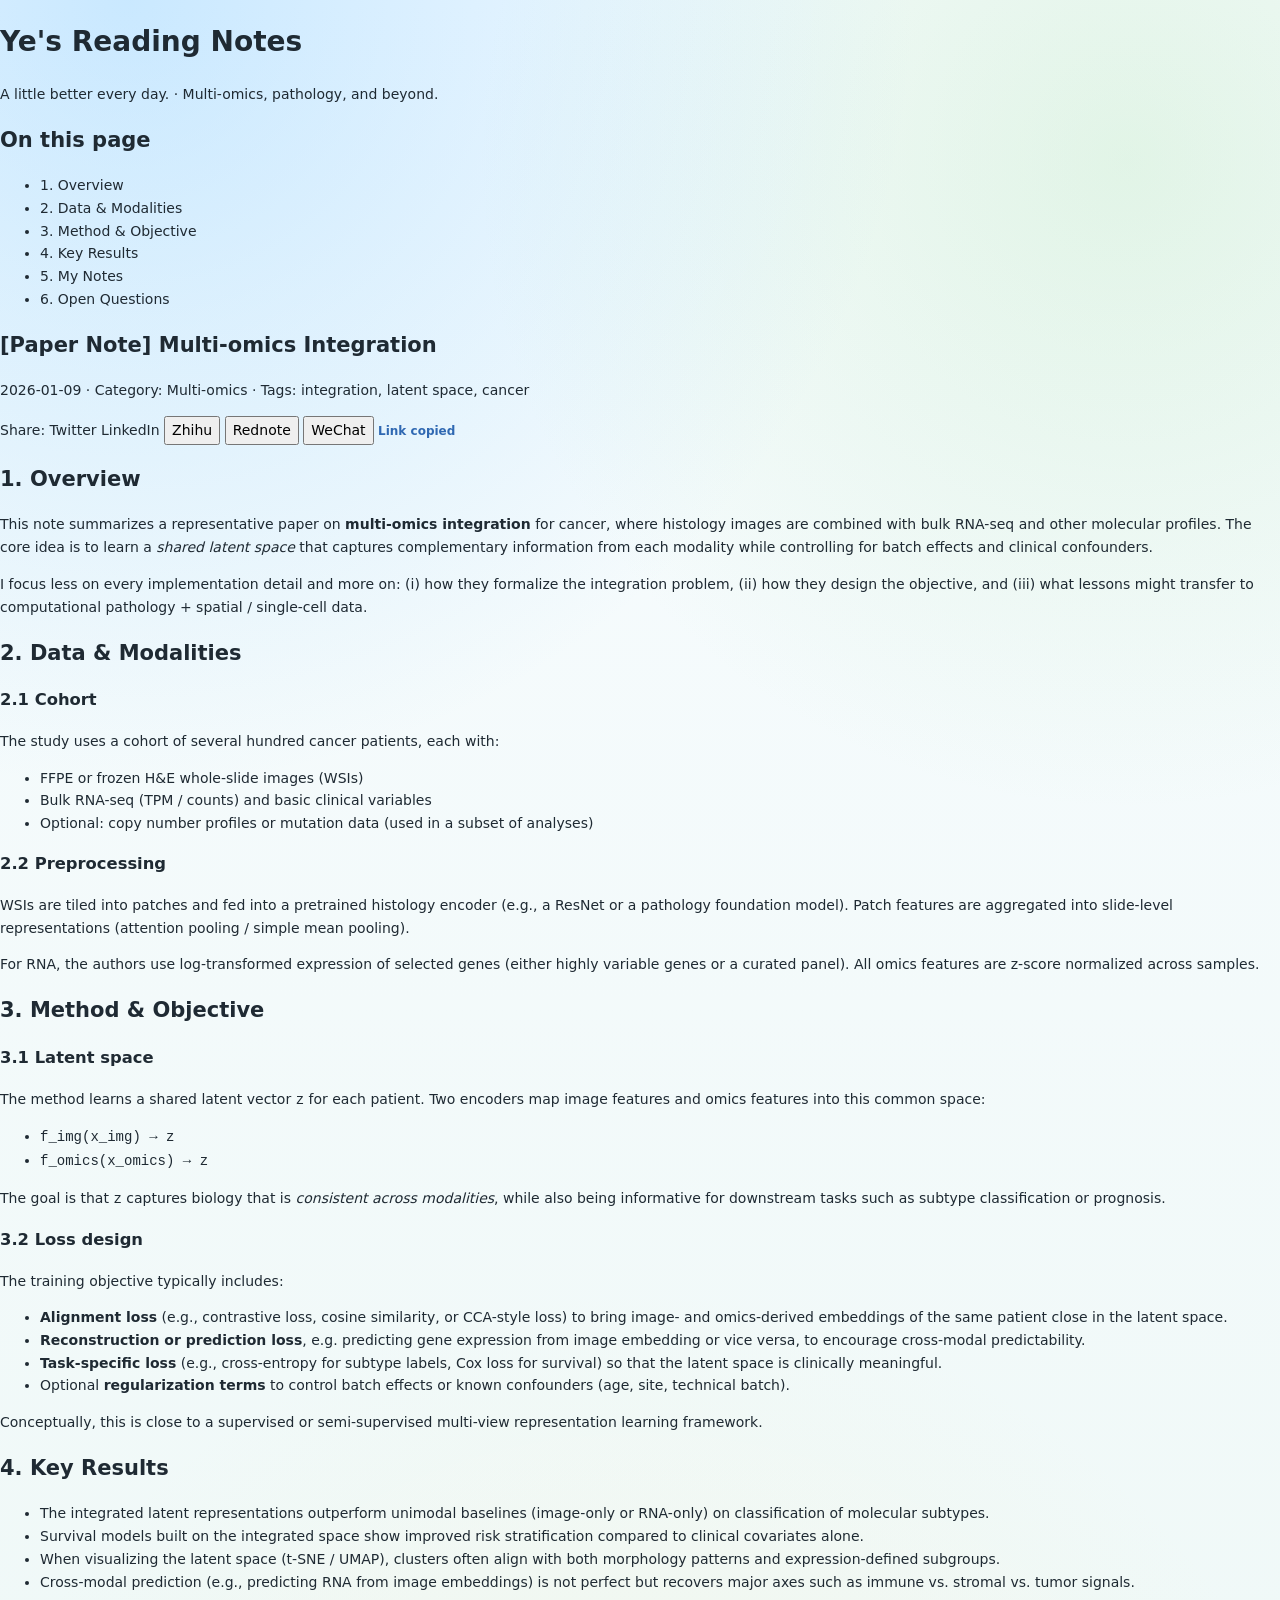
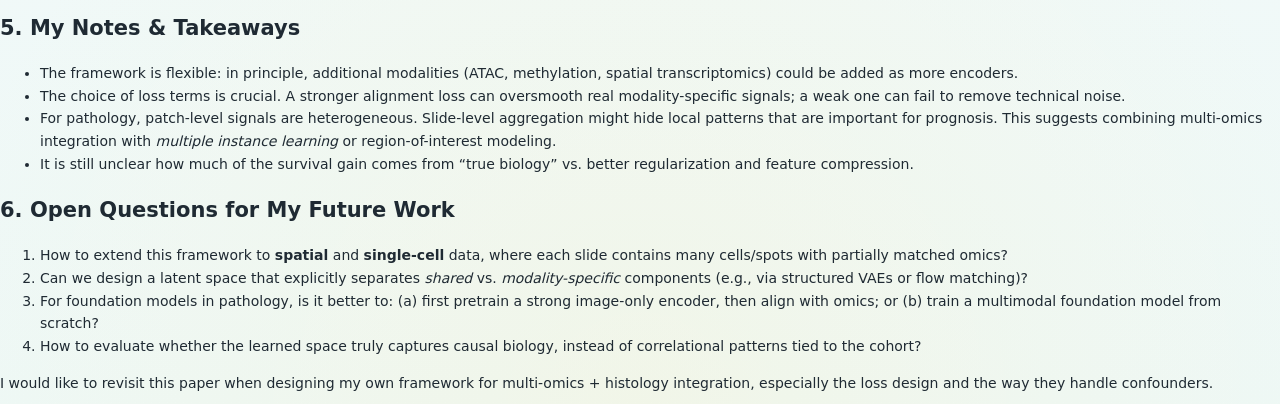
<file: post-multiomics-integration.html>
<!DOCTYPE html>
<html lang="en">
<head>
  <meta charset="UTF-8" />
  <title>Multi-omics Integration · Ye's Reading Notes</title>
  <meta name="viewport" content="width=device-width, initial-scale=1" />
  <link rel="stylesheet" href="style.css" />
</head>
<body>

  <!-- 顶部小标题栏 -->
  <header class="site-header">
    <div class="site-header-inner">
      <h1 class="site-title">
        <a href="index.html">Ye's Reading Notes</a>
      </h1>
      <p class="site-subtitle">
        A little better every day. · Multi-omics, pathology, and beyond.
      </p>
    </div>
  </header>

  <!-- 布局：左侧 TOC + 右侧正文 -->
  <main class="layout-with-toc">
    <!-- 左侧目录（自动跳转到对应小节） -->
    <aside class="toc">
      <div class="toc-inner">
        <h2 class="toc-title">On this page</h2>
        <ul class="toc-list">
          <li class="toc-item"><a href="#overview">1. Overview</a></li>
          <li class="toc-item"><a href="#data-modalities">2. Data &amp; Modalities</a></li>
          <li class="toc-item"><a href="#method">3. Method &amp; Objective</a></li>
          <li class="toc-item"><a href="#results">4. Key Results</a></li>
          <li class="toc-item"><a href="#notes">5. My Notes</a></li>
          <li class="toc-item"><a href="#questions">6. Open Questions</a></li>
        </ul>
      </div>
    </aside>

    <!-- 右侧正文 -->
    <div class="content">
      <article class="post">
        <header class="post-header">
          <h1 class="post-title">[Paper Note] Multi-omics Integration</h1>
          <p class="post-meta">
            2026-01-09 · Category: Multi-omics · Tags: integration, latent space, cancer
          </p>

          <!-- 分享按钮 -->
          <div class="share-bar">
            <span class="share-label">Share:</span>
            <a id="share-twitter" class="share-btn share-twitter" target="_blank" rel="noopener">Twitter</a>
            <a id="share-linkedin" class="share-btn share-linkedin" target="_blank" rel="noopener">LinkedIn</a>
            <button type="button" class="share-btn share-zhihu" data-platform="Zhihu">Zhihu</button>
            <button type="button" class="share-btn share-xhs" data-platform="Xiaohongshu">Rednote</button>
            <button type="button" class="share-btn share-wechat" data-platform="WeChat">WeChat</button>
            <span id="share-toast" class="share-toast">Link copied</span>
          </div>
        </header>

        <!-- 正文内容开始 -->
        <section class="post-section" id="overview">
          <h2>1. Overview</h2>
          <p>
            This note summarizes a representative paper on <strong>multi-omics integration</strong> for cancer,
            where histology images are combined with bulk RNA-seq and other molecular profiles.
            The core idea is to learn a <em>shared latent space</em> that captures complementary
            information from each modality while controlling for batch effects and clinical confounders.
          </p>
          <p>
            I focus less on every implementation detail and more on:
            (i) how they formalize the integration problem,
            (ii) how they design the objective,
            and (iii) what lessons might transfer to computational pathology + spatial / single-cell data.
          </p>
        </section>

        <section class="post-section" id="data-modalities">
          <h2>2. Data &amp; Modalities</h2>
          <h3>2.1 Cohort</h3>
          <p>
            The study uses a cohort of several hundred cancer patients, each with:
          </p>
          <ul>
            <li>FFPE or frozen H&amp;E whole-slide images (WSIs)</li>
            <li>Bulk RNA-seq (TPM / counts) and basic clinical variables</li>
            <li>Optional: copy number profiles or mutation data (used in a subset of analyses)</li>
          </ul>

          <h3>2.2 Preprocessing</h3>
          <p>
            WSIs are tiled into patches and fed into a pretrained histology encoder
            (e.g., a ResNet or a pathology foundation model).
            Patch features are aggregated into slide-level representations
            (attention pooling / simple mean pooling).
          </p>
          <p>
            For RNA, the authors use log-transformed expression of selected genes
            (either highly variable genes or a curated panel).
            All omics features are z-score normalized across samples.
          </p>
        </section>

        <section class="post-section" id="method">
          <h2>3. Method &amp; Objective</h2>
          <h3>3.1 Latent space</h3>
          <p>
            The method learns a shared latent vector <code>z</code> for each patient.
            Two encoders map image features and omics features into this common space:
          </p>
          <ul>
            <li><code>f_img(x_img) → z</code></li>
            <li><code>f_omics(x_omics) → z</code></li>
          </ul>
          <p>
            The goal is that <code>z</code> captures biology that is
            <em>consistent across modalities</em>, while also being
            informative for downstream tasks such as subtype classification or prognosis.
          </p>

          <h3>3.2 Loss design</h3>
          <p>
            The training objective typically includes:
          </p>
          <ul>
            <li>
              <strong>Alignment loss</strong> (e.g., contrastive loss, cosine similarity, or CCA-style loss)
              to bring image- and omics-derived embeddings of the same patient close in the latent space.
            </li>
            <li>
              <strong>Reconstruction or prediction loss</strong>, e.g. predicting gene expression from image
              embedding or vice versa, to encourage cross-modal predictability.
            </li>
            <li>
              <strong>Task-specific loss</strong> (e.g., cross-entropy for subtype labels, Cox loss for survival)
              so that the latent space is clinically meaningful.
            </li>
            <li>
              Optional <strong>regularization terms</strong> to control batch effects or known confounders
              (age, site, technical batch).
            </li>
          </ul>
          <p>
            Conceptually, this is close to a supervised or semi-supervised
            multi-view representation learning framework.
          </p>
        </section>

        <section class="post-section" id="results">
          <h2>4. Key Results</h2>
          <ul>
            <li>
              The integrated latent representations outperform unimodal baselines
              (image-only or RNA-only) on classification of molecular subtypes.
            </li>
            <li>
              Survival models built on the integrated space show improved
              risk stratification compared to clinical covariates alone.
            </li>
            <li>
              When visualizing the latent space (t-SNE / UMAP),
              clusters often align with both morphology patterns and expression-defined subgroups.
            </li>
            <li>
              Cross-modal prediction (e.g., predicting RNA from image embeddings)
              is not perfect but recovers major axes such as immune vs. stromal vs. tumor signals.
            </li>
          </ul>
        </section>

        <section class="post-section" id="notes">
          <h2>5. My Notes &amp; Takeaways</h2>
          <ul>
            <li>
              The framework is flexible: in principle, additional modalities
              (ATAC, methylation, spatial transcriptomics) could be added as more encoders.
            </li>
            <li>
              The choice of loss terms is crucial.
              A stronger alignment loss can oversmooth real modality-specific signals;
              a weak one can fail to remove technical noise.
            </li>
            <li>
              For pathology, patch-level signals are heterogeneous.
              Slide-level aggregation might hide local patterns that are important for prognosis.
              This suggests combining multi-omics integration with <em>multiple instance learning</em>
              or region-of-interest modeling.
            </li>
            <li>
              It is still unclear how much of the survival gain comes from
              “true biology” vs. better regularization and feature compression.
            </li>
          </ul>
        </section>

        <section class="post-section" id="questions">
          <h2>6. Open Questions for My Future Work</h2>
          <ol>
            <li>
              How to extend this framework to <strong>spatial</strong> and <strong>single-cell</strong> data,
              where each slide contains many cells/spots with partially matched omics?
            </li>
            <li>
              Can we design a latent space that explicitly separates
              <em>shared</em> vs. <em>modality-specific</em> components
              (e.g., via structured VAEs or flow matching)?
            </li>
            <li>
              For foundation models in pathology, is it better to:
              (a) first pretrain a strong image-only encoder, then align with omics;
              or (b) train a multimodal foundation model from scratch?
            </li>
            <li>
              How to evaluate whether the learned space truly captures causal biology,
              instead of correlational patterns tied to the cohort?
            </li>
          </ol>
          <p>
            I would like to revisit this paper when designing my own framework
            for multi-omics + histology integration, especially the loss design
            and the way they handle confounders.
          </p>
        </section>
      </article>
    </div>
  </main>

  <!-- 分享按钮脚本（和首页类似，只是简化版） -->
  <script>
    document.addEventListener("DOMContentLoaded", function () {
      const pageUrl = window.location.href;
      const pageTitle = document.title || "Ye's Reading Notes";

      const twitterLink = document.getElementById("share-twitter");
      const linkedinLink = document.getElementById("share-linkedin");

      if (twitterLink) {
        const tweetText = pageTitle;
        twitterLink.href =
          "https://twitter.com/intent/tweet?text=" +
          encodeURIComponent(tweetText) +
          "&url=" +
          encodeURIComponent(pageUrl);
      }

      if (linkedinLink) {
        linkedinLink.href =
          "https://www.linkedin.com/sharing/share-offsite/?url=" +
          encodeURIComponent(pageUrl);
      }

      const copyButtons = document.querySelectorAll(".share-btn[data-platform]");
      const toast = document.getElementById("share-toast");

      copyButtons.forEach((btn) => {
        btn.addEventListener("click", async () => {
          try {
            await navigator.clipboard.writeText(pageUrl);
            if (toast) {
              toast.textContent = "Link copied, paste into " + btn.dataset.platform;
              toast.classList.add("show");
              setTimeout(() => toast.classList.remove("show"), 1600);
            } else {
              alert("Link copied. Paste into " + btn.dataset.platform);
            }
          } catch (err) {
            alert("Copy failed, please copy the URL manually.");
          }
        });
      });
    });
  </script>
</body>
</html>
</file>
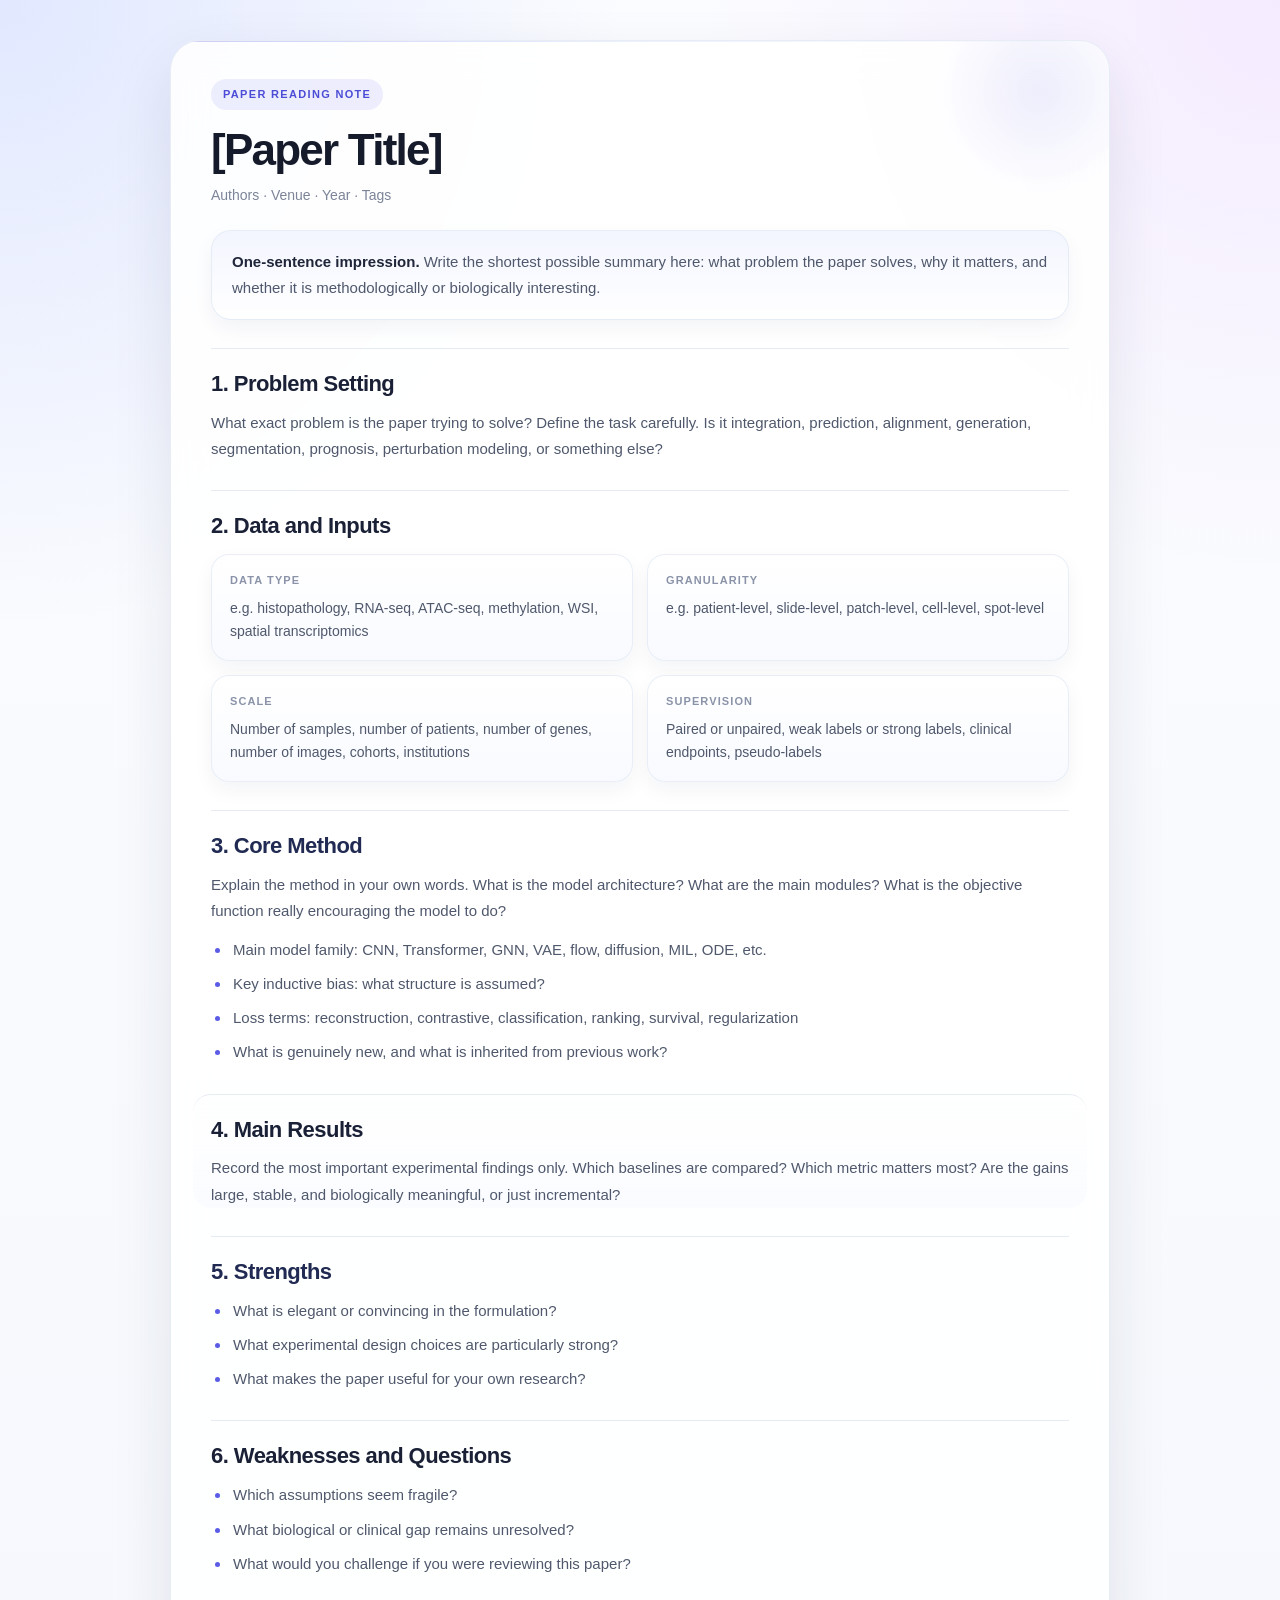
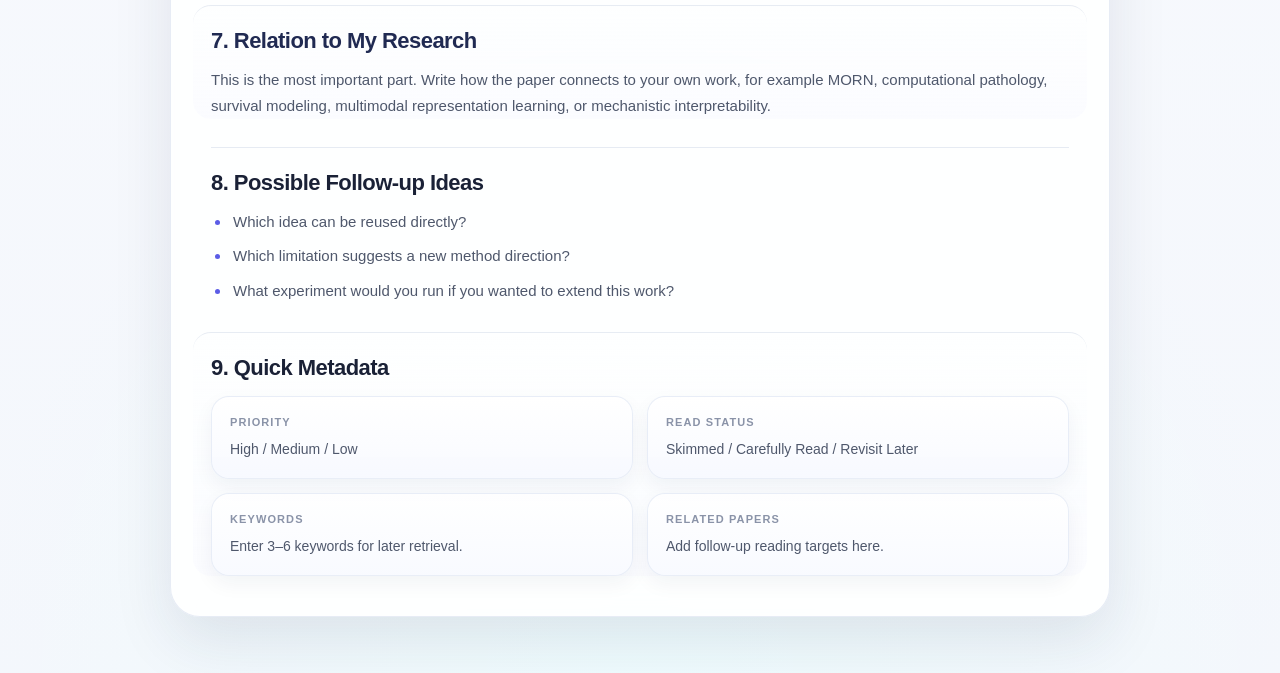
<file: notes/CBio/GraphVelo.html>
<!DOCTYPE html>
<html lang="en">
<head>
  <meta charset="UTF-8" />
  <meta name="viewport" content="width=device-width, initial-scale=1.0" />
  <title>Paper Note Template · Ye Zhang</title>
  <link rel="stylesheet" href="../style.css" />
</head>
<body>
  <main class="note-template-page">
    <article class="note-template-shell">
      <div class="hero-topline">Paper Reading Note</div>
      <h1 class="note-template-title">[Paper Title]</h1>
      <p class="note-template-meta">
        Authors · Venue · Year · Tags
      </p>

      <div class="note-template-intro">
        <strong>One-sentence impression.</strong> Write the shortest possible summary here: what problem the paper solves,
        why it matters, and whether it is methodologically or biologically interesting.
      </div>

      <section class="template-section">
        <h3>1. Problem Setting</h3>
        <p>
          What exact problem is the paper trying to solve? Define the task carefully. Is it integration, prediction,
          alignment, generation, segmentation, prognosis, perturbation modeling, or something else?
        </p>
      </section>

      <section class="template-section">
        <h3>2. Data and Inputs</h3>
        <div class="template-grid">
          <div class="template-box">
            <div class="template-box-title">Data type</div>
            <p>e.g. histopathology, RNA-seq, ATAC-seq, methylation, WSI, spatial transcriptomics</p>
          </div>
          <div class="template-box">
            <div class="template-box-title">Granularity</div>
            <p>e.g. patient-level, slide-level, patch-level, cell-level, spot-level</p>
          </div>
          <div class="template-box">
            <div class="template-box-title">Scale</div>
            <p>Number of samples, number of patients, number of genes, number of images, cohorts, institutions</p>
          </div>
          <div class="template-box">
            <div class="template-box-title">Supervision</div>
            <p>Paired or unpaired, weak labels or strong labels, clinical endpoints, pseudo-labels</p>
          </div>
        </div>
      </section>

      <section class="template-section">
        <h3>3. Core Method</h3>
        <p>
          Explain the method in your own words. What is the model architecture? What are the main modules? What is the
          objective function really encouraging the model to do?
        </p>
        <ul>
          <li>Main model family: CNN, Transformer, GNN, VAE, flow, diffusion, MIL, ODE, etc.</li>
          <li>Key inductive bias: what structure is assumed?</li>
          <li>Loss terms: reconstruction, contrastive, classification, ranking, survival, regularization</li>
          <li>What is genuinely new, and what is inherited from previous work?</li>
        </ul>
      </section>

      <section class="template-section">
        <h3>4. Main Results</h3>
        <p>
          Record the most important experimental findings only. Which baselines are compared? Which metric matters most?
          Are the gains large, stable, and biologically meaningful, or just incremental?
        </p>
      </section>

      <section class="template-section">
        <h3>5. Strengths</h3>
        <ul>
          <li>What is elegant or convincing in the formulation?</li>
          <li>What experimental design choices are particularly strong?</li>
          <li>What makes the paper useful for your own research?</li>
        </ul>
      </section>

      <section class="template-section">
        <h3>6. Weaknesses and Questions</h3>
        <ul>
          <li>Which assumptions seem fragile?</li>
          <li>What biological or clinical gap remains unresolved?</li>
          <li>What would you challenge if you were reviewing this paper?</li>
        </ul>
      </section>

      <section class="template-section">
        <h3>7. Relation to My Research</h3>
        <p>
          This is the most important part. Write how the paper connects to your own work, for example MORN,
          computational pathology, survival modeling, multimodal representation learning, or mechanistic interpretability.
        </p>
      </section>

      <section class="template-section">
        <h3>8. Possible Follow-up Ideas</h3>
        <ul>
          <li>Which idea can be reused directly?</li>
          <li>Which limitation suggests a new method direction?</li>
          <li>What experiment would you run if you wanted to extend this work?</li>
        </ul>
      </section>

      <section class="template-section">
        <h3>9. Quick Metadata</h3>
        <div class="template-grid">
          <div class="template-box">
            <div class="template-box-title">Priority</div>
            <p>High / Medium / Low</p>
          </div>
          <div class="template-box">
            <div class="template-box-title">Read Status</div>
            <p>Skimmed / Carefully Read / Revisit Later</p>
          </div>
          <div class="template-box">
            <div class="template-box-title">Keywords</div>
            <p>Enter 3–6 keywords for later retrieval.</p>
          </div>
          <div class="template-box">
            <div class="template-box-title">Related Papers</div>
            <p>Add follow-up reading targets here.</p>
          </div>
        </div>
      </section>
    </article>
  </main>
</body>
</html>
</file>
<file: style.css>
:root {
  --bg: #f4f1ea;
  --bg-soft: #fbf8f1;
  --panel: rgba(255, 255, 255, 0.78);
  --panel-solid: #fffdf8;
  --text: #20232b;
  --muted: #68707f;
  --faint: #929aa8;
  --line: rgba(37, 43, 58, 0.11);
  --line-strong: rgba(37, 43, 58, 0.18);
  --accent: #6b75c9;
  --accent-strong: #4656b6;
  --accent-soft: rgba(92, 105, 198, 0.13);
  --bio: #4d6eb8;
  --bio-soft: rgba(77, 110, 184, 0.14);
  --path: #b7765e;
  --path-soft: rgba(183, 118, 94, 0.15);
  --bridge: #4f8d83;
  --bridge-soft: rgba(79, 141, 131, 0.14);
  --gold: #b48a43;
  --shadow: 0 24px 70px rgba(35, 41, 58, 0.11);
  --shadow-soft: 0 12px 34px rgba(35, 41, 58, 0.075);
  --radius-xl: 24px;
  --radius-lg: 18px;
  --sidebar-width: 284px;
  --content-max: 1160px;
  --font-ui: Inter, ui-sans-serif, system-ui, -apple-system, BlinkMacSystemFont, "Segoe UI", Arial, sans-serif;
  --font-display: "Source Serif 4", Georgia, serif;
  --font-mono: "IBM Plex Mono", ui-monospace, SFMono-Regular, Menlo, monospace;
}
html[data-theme="dark"] {
  --bg: #101216;
  --bg-soft: #151922;
  --panel: rgba(25, 29, 38, 0.76);
  --panel-solid: #1a1f29;
  --text: #f1f3f8;
  --muted: #a7afbd;
  --faint: #7f8999;
  --line: rgba(230, 236, 247, 0.10);
  --line-strong: rgba(230, 236, 247, 0.18);
  --accent: #9aa8ff;
  --accent-strong: #c7ceff;
  --accent-soft: rgba(154, 168, 255, 0.14);
  --bio: #9bb9ff;
  --bio-soft: rgba(111, 148, 238, 0.18);
  --path: #f1b39a;
  --path-soft: rgba(222, 140, 101, 0.16);
  --bridge: #91d8c9;
  --bridge-soft: rgba(102, 186, 170, 0.16);
  --gold: #e7c27d;
  --shadow: 0 30px 90px rgba(0, 0, 0, 0.36);
  --shadow-soft: 0 16px 44px rgba(0, 0, 0, 0.25);
}
* { box-sizing: border-box; }
html, body { margin: 0; padding: 0; }
html { scroll-behavior: smooth; }
body {
  min-height: 100vh;
  font-family: var(--font-ui);
  font-size: 14px;
  line-height: 1.62;
  color: var(--text);
  background:
    radial-gradient(circle at 0% 0%, rgba(91, 107, 207, 0.18), transparent 32%),
    radial-gradient(circle at 100% 0%, rgba(190, 126, 94, 0.14), transparent 30%),
    radial-gradient(circle at 55% 100%, rgba(91, 148, 137, 0.13), transparent 32%),
    linear-gradient(180deg, var(--bg-soft), var(--bg));
}
a { color: inherit; text-decoration: none; }
img { max-width: 100%; display: block; }
button, input, summary { font: inherit; }
button { cursor: pointer; }
:focus-visible { outline: 2px solid var(--accent); outline-offset: 3px; }
::selection { background: var(--accent-soft); }
.ambient { position: fixed; pointer-events: none; border-radius: 999px; filter: blur(34px); opacity: .68; z-index: -1; }
.ambient-one { width: 260px; height: 260px; left: 300px; top: 80px; background: rgba(86, 106, 205, .18); }
.ambient-two { width: 280px; height: 280px; right: 70px; bottom: 70px; background: rgba(72, 139, 128, .14); }
.ambient-three { width: 220px; height: 220px; right: 22%; top: 10px; background: rgba(189, 119, 89, .10); }
.site-shell { display: grid; grid-template-columns: var(--sidebar-width) minmax(0, 1fr); min-height: 100vh; }
.sidebar {
  position: sticky; top: 0; height: 100vh; overflow-y: auto;
  padding: 20px 15px 16px;
  border-right: 1px solid var(--line);
  background: linear-gradient(180deg, rgba(255,255,255,.55), rgba(255,255,255,.28));
  backdrop-filter: blur(26px);
}
html[data-theme="dark"] .sidebar { background: linear-gradient(180deg, rgba(21,24,32,.78), rgba(21,24,32,.44)); }
.sidebar-inner { display: flex; flex-direction: column; gap: 12px; }
.profile-block { display: flex; align-items: center; gap: 11px; padding: 2px 3px 4px; }
.profile-avatar-wrap { width: 38px; height: 38px; border-radius: 999px; overflow: hidden; border: 1px solid rgba(255,255,255,.85); box-shadow: var(--shadow-soft); flex: 0 0 auto; }
.profile-avatar { width: 100%; height: 100%; object-fit: cover; }
.profile-title { margin: 0; font-size: 14.5px; line-height: 1.1; letter-spacing: -.02em; font-weight: 800; }
.profile-desc { margin-top: 3px; color: var(--muted); font-size: 11.2px; line-height: 1.25; }
.motto-card, .sidebar-nav, .sidebar-actions, .visitor-card {
  border: 1px solid var(--line);
  border-radius: 18px;
  background: var(--panel);
  box-shadow: var(--shadow-soft);
  backdrop-filter: blur(18px);
}
.motto-card { padding: 11px 12px; }
.motto-line { color: var(--muted); font-size: 10.8px; line-height: 1.42; letter-spacing: .01em; }
.motto-persian { font-family: "Noto Naskh Arabic", serif; font-size: 12.8px; margin-top: 2px; color: var(--text); opacity: .9; }
.sidebar-actions { padding: 9px; display: grid; gap: 7px; }
.theme-toggle, .share-toggle {
  width: 100%; border: 1px solid var(--line); border-radius: 12px;
  display: flex; align-items: center; justify-content: center; gap: 8px;
  color: var(--text); background: rgba(255,255,255,.32); padding: 8px 9px; font-size: 11.8px; font-weight: 750;
}
html[data-theme="dark"] .theme-toggle, html[data-theme="dark"] .share-toggle { background: rgba(255,255,255,.05); }
.sidebar-nav { padding: 10px 10px 9px; }
.nav-label { margin: 0 7px 7px; color: var(--faint); font-family: var(--font-mono); font-size: 9px; font-weight: 700; letter-spacing: .13em; text-transform: uppercase; }
.nav-home, .nav-link, .nav-group-title { display: block; border-radius: 11px; }
.nav-home, .nav-link {
  padding: 5.6px 9px;
  color: var(--muted);
  font-size: 12.1px;
  line-height: 1.18;
  transition: background .18s ease, color .18s ease, transform .18s ease;
}
.nav-home { color: var(--text); font-weight: 800; margin-bottom: 2px; }
.nav-home:hover, .nav-link:hover, .nav-home.active, .nav-link.active { color: var(--accent-strong); background: var(--accent-soft); }
.nav-group { margin-top: 5px; padding-top: 5px; border-top: 1px solid var(--line); }
.nav-group:first-of-type { border-top: 0; margin-top: 0; padding-top: 0; }
.nav-group-title {
  list-style: none; cursor: pointer; padding: 6px 9px;
  font-size: 12.25px; line-height: 1.18; font-weight: 800; color: var(--text);
}
.nav-group-title::-webkit-details-marker, details > summary::-webkit-details-marker { display: none; }
.nav-group-title::after { content: "+"; float: right; color: var(--faint); font-weight: 500; }
.nav-group[open] .nav-group-title::after { content: "−"; }
.nav-links { display: grid; gap: 0; padding-left: 7px; margin-top: 2px; }
.nav-bio .nav-link.active { color: var(--bio); background: var(--bio-soft); }
.nav-path .nav-link.active { color: var(--path); background: var(--path-soft); }
.nav-bridge .nav-link.active { color: var(--bridge); background: var(--bridge-soft); }
.visitor-card { display: grid; grid-template-columns: 1fr auto; align-items: center; padding: 10px 12px; gap: 2px 10px; }
.visitor-label { color: var(--faint); font-family: var(--font-mono); font-size: 9.2px; letter-spacing: .09em; text-transform: uppercase; }
.visitor-value { font-family: var(--font-display); font-size: 26px; line-height: 1; color: var(--text); font-weight: 750; }
.visitor-note { grid-column: 1 / -1; color: var(--muted); font-size: 10.4px; }
.sidebar-footer { padding: 0 4px; color: var(--faint); font-size: 10.5px; line-height: 1.5; }
.content-area { min-width: 0; padding: 28px 26px 52px; }
.content-inner { max-width: var(--content-max); margin: 0 auto; }
.page { display: none; animation: fadeUp .24s ease; }
.page.is-active { display: block; }
@keyframes fadeUp { from { opacity: 0; transform: translateY(7px); } to { opacity: 1; transform: none; } }
.page-stack { display: grid; gap: 18px; }
.hero-card, .panel-card, .overview-shell {
  position: relative; overflow: hidden; border: 1px solid var(--line);
  border-radius: 28px; background: var(--panel); box-shadow: var(--shadow); backdrop-filter: blur(22px);
}
.hero-card::before, .panel-card::before, .overview-shell::before {
  content: ""; position: absolute; left: 0; right: 0; top: 0; height: 1px;
  background: linear-gradient(90deg, transparent, rgba(255,255,255,.72), transparent);
}
.refined-hero { padding: 36px 40px 32px; background: linear-gradient(135deg, rgba(255,255,255,.78), rgba(255,255,255,.48)); }
html[data-theme="dark"] .refined-hero { background: linear-gradient(135deg, rgba(28,32,42,.94), rgba(22,25,33,.78)); }
.hero-kicker-row { display: flex; flex-wrap: wrap; gap: 7px; margin-bottom: 16px; }
.hero-topline, .section-kicker {
  display: inline-flex; align-items: center; border-radius: 999px; padding: 4.5px 9px;
  color: var(--accent-strong); background: var(--accent-soft);
  font-family: var(--font-mono); font-size: 9.8px; font-weight: 700; letter-spacing: .09em; text-transform: uppercase;
}
.hero-topline.subtle { color: var(--muted); background: rgba(127,134,150,.10); }
.hero-title {
  margin: 0; max-width: 750px;
  font-family: var(--font-display);
  font-size: clamp(31px, 4.2vw,25px);
  line-height: 1.03; letter-spacing: -.045em; font-weight: 750;
}
.hero-text { margin: 16px 0 0; max-width: 890px; color: var(--muted); font-size: 15.2px; line-height: 1.76; }
.hero-actions { display: flex; flex-wrap: wrap; gap: 10px; margin-top: 22px; }
.hero-button {
  border: 1px solid transparent; border-radius: 999px; padding: 9.5px 14px;
  font-weight: 800; font-size: 12.5px; color: white; background: linear-gradient(135deg, var(--accent), var(--accent-strong));
  box-shadow: 0 12px 24px rgba(83,102,200,.22);
}
.hero-button.ghost { color: var(--text); background: transparent; border-color: var(--line-strong); box-shadow: none; }
.panel-card { padding: 24px; }
.section-head { display: flex; justify-content: space-between; gap: 16px; }
.clean-head { align-items: flex-start; margin-bottom: 15px; }
.section-title {
  margin: 7px 0 0;
  font-family: var(--font-display);
  font-size: 24px; line-height: 1.12; letter-spacing: -.028em; font-weight: 720;
}
.tool-row { display: flex; gap: 12px; }
.search-box {
  flex: 1; display: flex; align-items: center; gap: 12px; border: 1px solid var(--line); border-radius: 16px;
  padding: 0 14px; background: rgba(255,255,255,.48); min-height: 46px; color: var(--faint);
}
html[data-theme="dark"] .search-box { background: rgba(255,255,255,.05); }
.search-box span { font-family: var(--font-mono); font-size: 10px; letter-spacing: .08em; text-transform: uppercase; }
.search-box input { width: 100%; border: 0; outline: 0; background: transparent; color: var(--text); font-size: 13.4px; }
.filter-row { display: flex; flex-wrap: wrap; gap: 7px; margin-top: 13px; }
.filter-chip {
  border: 1px solid var(--line); border-radius: 999px; padding: 6.5px 10px;
  color: var(--muted); background: rgba(255,255,255,.32); font-size: 11.5px; font-weight: 780;
}
.filter-chip.active { color: var(--accent-strong); background: var(--accent-soft); border-color: rgba(95,107,205,.24); }
.search-results { display: grid; gap: 11px; margin-top: 15px; }
.mini-stats { display: flex; flex-wrap: wrap; justify-content: flex-end; gap: 7px; }
.mini-stat {
  border: 1px solid var(--line); border-radius: 999px; padding: 6.5px 9px; color: var(--muted);
  background: rgba(255,255,255,.26); font-size: 11.4px; font-weight: 760;
}
.reading-principles { display: grid; grid-template-columns: repeat(4, minmax(0, 1fr)); border: 1px solid var(--line); border-radius: 20px; overflow: hidden; }
.reading-principles article { padding: 16px 16px 15px; border-right: 1px solid var(--line); background: rgba(255,255,255,.26); }
html[data-theme="dark"] .reading-principles article { background: rgba(255,255,255,.035); }
.reading-principles article:last-child { border-right: 0; }
.reading-principles span { color: var(--gold); font-family: var(--font-mono); font-size: 11px; font-weight: 800; }
.reading-principles h4 { margin: 10px 0 5px; font-size: 14.2px; letter-spacing: -.01em; }
.reading-principles p { margin: 0; color: var(--muted); font-size: 12.4px; line-height: 1.58; }
.theme-strip { display: grid; grid-template-columns: repeat(3, minmax(0, 1fr)); padding: 0; overflow: hidden; }
.theme-column { padding: 20px; border-right: 1px solid var(--line); }
.theme-column:last-child { border-right: 0; }
.theme-tag { font-family: var(--font-display); font-weight: 750; font-size: 20px; letter-spacing: -.025em; margin-bottom: 8px; }
.theme-column p { color: var(--muted); margin: 0; font-size: 13px; line-height: 1.65; }
.tone-bio .theme-tag { color: var(--bio); }
.tone-path .theme-tag { color: var(--path); }
.tone-bridge .theme-tag { color: var(--bridge); }

.overview-shell { padding: 0; }
.overview-hero { padding: 30px 34px 23px; border-bottom: 1px solid var(--line); position: relative; }
.overview-hero::after { content: ""; position: absolute; inset: auto 34px 0 34px; height: 1px; background: linear-gradient(90deg, transparent, var(--line-strong), transparent); }
.overview-family { color: var(--faint); text-transform: uppercase; letter-spacing: .13em; font-family: var(--font-mono); font-size: 10px; font-weight: 700; }
.overview-title {
  margin: 8px 0 9px; max-width: 820px; font-family: var(--font-display);
  font-size: clamp(28px, 3.2vw, 38px); line-height: 1.08; letter-spacing: -.04em; font-weight: 750;
}
.overview-text { max-width: 900px; margin: 0; color: var(--muted); font-size: 14.1px; line-height: 1.72; }
.topic-index { padding: 4px 24px 10px; }
.topic-row { display: grid; grid-template-columns: 190px 1fr 58px; gap: 18px; align-items: center; padding: 14px 4px; border-bottom: 1px solid var(--line); }
.topic-row:last-child { border-bottom: 0; }
.topic-name { font-weight: 820; color: var(--text); letter-spacing: -.015em; font-size: 13.6px; }
.topic-desc { color: var(--muted); font-size: 12.8px; line-height: 1.55; }
.topic-jump { justify-self: end; color: var(--accent-strong); font-size: 11.5px; font-weight: 830; }
.topic-jump:hover { text-decoration: underline; }
.topic-note { margin: 0 24px 8px; border: 1px solid var(--line); border-radius: 18px; padding: 16px 18px; background: rgba(255,255,255,.24); }
html[data-theme="dark"] .topic-note { background: rgba(255,255,255,.035); }
.topic-note-label { font-family: var(--font-mono); color: var(--faint); font-size: 10px; letter-spacing: .1em; text-transform: uppercase; font-weight: 700; }
.topic-note p { margin: 7px 0 0; color: var(--muted); font-size: 13px; line-height: 1.65; }
.paper-list { display: grid; gap: 13px; padding: 22px 24px 24px; }
.paper-card { display: grid; grid-template-columns: minmax(0, 1fr) auto; gap: 18px; align-items: start; border: 1px solid var(--line); border-radius: 22px; padding: 16px 17px; background: rgba(255,255,255,.34); transition: transform .18s ease, box-shadow .18s ease, border-color .18s ease; }
html[data-theme="dark"] .paper-card { background: rgba(255,255,255,.04); }
.paper-card:hover { transform: translateY(-2px); box-shadow: var(--shadow-soft); border-color: var(--line-strong); }
.paper-meta { display: flex; flex-wrap: wrap; gap: 6px; margin-bottom: 9px; }
.badge { display: inline-flex; align-items: center; border-radius: 999px; padding: 4px 7.5px; font-family: var(--font-mono); font-size: 9.4px; line-height: 1; font-weight: 700; color: var(--muted); background: rgba(127,134,150,.10); border: 1px solid var(--line); }
.badge.venue { color: var(--accent-strong); background: var(--accent-soft); }
.paper-title { margin: 0; font-family: var(--font-display); font-size: 19px; line-height: 1.25; letter-spacing: -.022em; font-weight: 720; }
.paper-excerpt { margin: 7px 0 0; color: var(--muted); font-size: 12.8px; line-height: 1.62; }
.note-grid { display: grid; grid-template-columns: repeat(2, minmax(0, 1fr)); gap: 8px; margin-top: 12px; }
.note-box { border: 1px solid var(--line); border-radius: 14px; padding: 9px 10px; background: rgba(255,255,255,.20); }
html[data-theme="dark"] .note-box { background: rgba(255,255,255,.03); }
.note-box strong { display: block; font-family: var(--font-mono); font-size: 9.5px; color: var(--faint); letter-spacing: .08em; text-transform: uppercase; margin-bottom: 4px; }
.note-box span { color: var(--muted); font-size: 12px; line-height: 1.48; }
.paper-open { align-self: center; border-radius: 999px; padding: 8.5px 11px; color: white; background: linear-gradient(135deg, var(--accent), var(--accent-strong)); font-size: 11.5px; font-weight: 820; }
.empty-note { color: var(--muted); padding: 22px; border: 1px dashed var(--line-strong); border-radius: 18px; text-align: center; }
.family-bio .overview-title, .family-bio .topic-jump, .family-bio .topic-note-label { color: var(--bio); }
.family-bio .paper-open { background: linear-gradient(135deg, #5474c8, #385aa6); }
.family-bio .badge.venue { color: var(--bio); background: var(--bio-soft); }
.family-path .overview-title, .family-path .topic-jump, .family-path .topic-note-label { color: var(--path); }
.family-path .paper-open { background: linear-gradient(135deg, #c07b60, #9e5948); }
.family-path .badge.venue { color: var(--path); background: var(--path-soft); }
.family-bridge .overview-title, .family-bridge .topic-jump, .family-bridge .topic-note-label { color: var(--bridge); }
.family-bridge .paper-open { background: linear-gradient(135deg, #55998d, #3e796f); }
.family-bridge .badge.venue { color: var(--bridge); background: var(--bridge-soft); }

.share-panel { position: fixed; inset: 0; display: none; align-items: center; justify-content: center; padding: 20px; background: rgba(13,16,23,.48); backdrop-filter: blur(12px); z-index: 80; }
.share-panel.open { display: flex; }
.share-card { position: relative; width: min(860px, 100%); border: 1px solid var(--line); border-radius: 30px; padding: 18px; background: var(--panel-solid); box-shadow: var(--shadow); }
.share-close {
  position: absolute; top: 14px; right: 14px; border: 1px solid var(--line); border-radius: 999px;
  background: rgba(127,134,150,.08); color: var(--text); font-size: 11px; font-weight: 800; padding: 7px 10px; z-index: 2;
}
.share-layout { display: grid; grid-template-columns: .88fr 1.12fr; gap: 18px; }
.share-preview {
  min-height: 360px; border-radius: 24px; padding: 25px; display: flex; flex-direction: column; justify-content: flex-end;
  background:
    radial-gradient(circle at 20% 0%, rgba(103, 116, 210,.34), transparent 28%),
    radial-gradient(circle at 100% 20%, rgba(198, 125, 90,.22), transparent 30%),
    radial-gradient(circle at 70% 100%, rgba(72, 139, 128,.28), transparent 30%),
    linear-gradient(140deg, #171b27, #252735);
  color: #f3f5fb; overflow: hidden; position: relative;
}
.share-preview::before { content: ""; position: absolute; inset: 16px; border: 1px solid rgba(255,255,255,.14); border-radius: 20px; pointer-events: none; }
.share-preview-top { font-family: var(--font-mono); font-size: 10px; letter-spacing: .13em; text-transform: uppercase; color: rgba(255,255,255,.72); position: relative; }
.share-preview-title { margin-top: 12px; font-family: var(--font-display); font-size: 31px; line-height: 1.05; letter-spacing: -.04em; font-weight: 750; position: relative; }
.share-preview p { position: relative; margin: 12px 0 0; color: rgba(255,255,255,.72); font-size: 13px; line-height: 1.62; }
.share-preview-pills { position: relative; display: flex; flex-wrap: wrap; gap: 7px; margin-top: 18px; }
.share-preview-pills span { border: 1px solid rgba(255,255,255,.18); border-radius: 999px; padding: 6px 8px; color: rgba(255,255,255,.78); font-size: 10.5px; font-weight: 750; }
.share-options { padding: 10px 8px 8px; }
.share-title { font-family: var(--font-display); font-size: 28px; line-height: 1.1; font-weight: 750; letter-spacing: -.035em; }
.share-desc { margin: 8px 0 15px; color: var(--muted); font-size: 12.7px; line-height: 1.6; max-width: 430px; }
.share-grid { display: grid; grid-template-columns: repeat(2, minmax(0, 1fr)); gap: 9px; }
.share-action { border: 1px solid var(--line); border-radius: 16px; padding: 12px 12px; color: var(--text); background: rgba(127,134,150,.07); text-align: left; transition: transform .16s ease, border-color .16s ease, background .16s ease; }
.share-action strong { display: block; font-size: 13px; margin-bottom: 3px; }
.share-action span { color: var(--muted); font-size: 11px; }
.share-action:hover { transform: translateY(-2px); border-color: var(--line-strong); background: var(--accent-soft); }
.share-action.native { border-color: rgba(92,105,198,.22); }
.share-action.wechat { border-color: rgba(79,141,131,.25); }
.share-action.rednote { border-color: rgba(183,118,94,.25); }
.qr-wrap { margin-top: 14px; display: grid; justify-items: center; gap: 8px; color: var(--muted); font-size: 12px; }
.qr-wrap img { width: 132px; height: 132px; border-radius: 14px; border: 1px solid var(--line); background: #fff; padding: 8px; }
.share-toast { min-height: 20px; margin-top: 10px; color: var(--accent-strong); font-size: 12px; font-weight: 800; }

@media (max-width: 1080px) {
  .site-shell { grid-template-columns: 1fr; }
  .sidebar { position: relative; height: auto; border-right: 0; border-bottom: 1px solid var(--line); }
  .sidebar-inner { max-width: var(--content-max); margin: 0 auto; }
  .content-area { padding: 22px 16px 40px; }
}
@media (max-width: 820px) {
  .refined-hero, .panel-card, .overview-hero { padding: 22px 18px; border-radius: 23px; }
  .hero-title { font-size: 28px; }
  .reading-principles, .theme-strip { grid-template-columns: 1fr; }
  .reading-principles article, .theme-column { border-right: 0; border-bottom: 1px solid var(--line); }
  .reading-principles article:last-child, .theme-column:last-child { border-bottom: 0; }
  .topic-row { grid-template-columns: 1fr; gap: 5px; padding: 13px 0; }
  .topic-jump { justify-self: start; }
  .paper-card { grid-template-columns: 1fr; }
  .paper-open { justify-self: start; }
  .note-grid { grid-template-columns: 1fr; }
  .share-layout { grid-template-columns: 1fr; }
  .share-preview { min-height: 250px; }
}
@media (max-width: 560px) {
  .content-area { padding: 16px 12px 32px; }
  .hero-title { font-size: 20px; }
  .overview-title { font-size: 23px; }
  .share-grid { grid-template-columns: 1fr; }
}


/* ===== v4 commercial note system refinements ===== */
:root {
  --bg: #f3f5f8;
  --bg-soft: #fbfcfe;
  --panel: rgba(255,255,255,.88);
  --panel-solid: #ffffff;
  --text: #1d2430;
  --muted: #677283;
  --faint: #98a1af;
  --line: rgba(33, 42, 58, .105);
  --line-strong: rgba(33, 42, 58, .18);
  --accent: #6673d6;
  --accent-strong: #4354b8;
  --accent-soft: rgba(88, 105, 212, .105);
  --bio: #3867b9;
  --bio-soft: rgba(56, 103, 185, .105);
  --path: #a86954;
  --path-soft: rgba(168, 105, 84, .115);
  --bridge: #3f8379;
  --bridge-soft: rgba(63, 131, 121, .105);
  --shadow: 0 18px 48px rgba(31, 42, 63, .075);
  --shadow-soft: 0 10px 26px rgba(31, 42, 63, .055);
}
body {
  background:
    radial-gradient(circle at 10% 0%, rgba(102,115,214,.10), transparent 28%),
    radial-gradient(circle at 95% 4%, rgba(63,131,121,.085), transparent 28%),
    linear-gradient(180deg, var(--bg-soft), var(--bg));
}
html[data-theme="dark"] body {
  background:
    radial-gradient(circle at 10% 0%, rgba(102,115,214,.20), transparent 30%),
    radial-gradient(circle at 95% 4%, rgba(63,131,121,.14), transparent 30%),
    linear-gradient(180deg, var(--bg-soft), var(--bg));
}
.ambient-three { display:none; }
.content-area { padding-top: 24px; }
.refined-hero { padding: 30px 36px 28px; }
.hero-title { font-size: clamp(30px, 3.7vw, 42px); max-width: 760px; }
.hero-text { max-width: 780px; font-size: 14.2px; line-height: 1.62; margin-top: 12px; }
.panel-card { padding: 22px; }
.section-title { font-size: 22px; }
.home-essay, .theme-strip { display:none !important; }
.overview-hero { padding: 24px 30px 18px; }
.overview-title { font-size: clamp(25px, 2.8vw, 34px); }
.overview-text { font-size: 13.2px; line-height: 1.55; max-width: 780px; }
.topic-note { display:none; }
.topic-row { grid-template-columns: 180px 1fr 52px; padding: 11px 4px; }
.topic-desc { font-size: 12.3px; }
.paper-list { gap: 10px; padding: 18px 22px 22px; }
.paper-card-simple { grid-template-columns: minmax(0, 1fr) auto; align-items: center; padding: 15px 16px; border-radius: 18px; background: rgba(255,255,255,.72); }
html[data-theme="dark"] .paper-card-simple { background: rgba(255,255,255,.035); }
.paper-title { font-size: 17.2px; line-height: 1.28; }
.paper-excerpt, .note-grid, .note-box { display:none !important; }
.paper-actions { display:flex; gap:8px; align-items:center; flex-wrap:wrap; }
.paper-open { min-width: 68px; text-align:center; border-radius: 999px; padding: 8px 11px; }
.note-link { background: transparent !important; color: var(--text); border: 1px solid var(--line-strong); }
.paper-link { color: white; }
.family-bio .note-link { color: var(--bio); border-color: rgba(56,103,185,.22); }
.family-path .note-link { color: var(--path); border-color: rgba(168,105,84,.24); }
.family-bridge .note-link { color: var(--bridge); border-color: rgba(63,131,121,.22); }
.badge { background: rgba(103,114,131,.065); }
.badge.venue { font-family: var(--font-mono); }
.note-page { border: 1px solid var(--line); border-radius: 28px; background: var(--panel); box-shadow: var(--shadow); overflow: hidden; backdrop-filter: blur(22px); }
.note-hero { padding: 28px 32px 24px; border-bottom: 1px solid var(--line); }
.note-crumb { margin-bottom: 12px; font-family: var(--font-mono); font-size: 10px; text-transform: uppercase; letter-spacing: .1em; color: var(--faint); }
.note-crumb a:hover { text-decoration: underline; }
.note-title { margin: 12px 0 18px; max-width: 900px; font-family: var(--font-display); font-size: clamp(26px, 3.1vw, 38px); line-height: 1.1; letter-spacing: -.036em; }
.note-toolbar { display:flex; align-items:center; gap:9px; flex-wrap:wrap; }
.note-visit { color: var(--muted); font-size: 12px; border: 1px solid var(--line); border-radius: 999px; padding: 7px 10px; background: rgba(255,255,255,.35); }
html[data-theme="dark"] .note-visit { background: rgba(255,255,255,.04); }
.note-editor { padding: 20px 32px 30px; display:grid; gap:12px; }
.note-line { border: 1px solid var(--line); border-radius: 18px; padding: 14px 16px; background: rgba(255,255,255,.42); }
html[data-theme="dark"] .note-line { background: rgba(255,255,255,.035); }
.note-line-label { font-family: var(--font-mono); font-size: 10px; letter-spacing:.1em; text-transform:uppercase; color: var(--faint); font-weight:700; margin-bottom: 6px; }
.note-line p { margin:0; color: var(--muted); font-size: 13.2px; line-height: 1.62; }
.family-bio .note-title, .family-bio .note-crumb a { color: var(--bio); }
.family-path .note-title, .family-path .note-crumb a { color: var(--path); }
.family-bridge .note-title, .family-bridge .note-crumb a { color: var(--bridge); }
.share-card { width: min(900px, 100%); }
.share-preview.share-bio { background: radial-gradient(circle at 12% 0%, rgba(132,164,255,.42), transparent 30%), linear-gradient(145deg,#111827,#1c2b4e 56%,#132238); }
.share-preview.share-path { background: radial-gradient(circle at 80% 0%, rgba(255,187,151,.38), transparent 32%), linear-gradient(145deg,#17131a,#3a2430 58%,#261a22); }
.share-preview.share-bridge { background: radial-gradient(circle at 80% 0%, rgba(141,223,204,.36), transparent 32%), linear-gradient(145deg,#101820,#153b38 55%,#112826); }
.share-action.card { border-color: rgba(102,115,214,.25); }
.qr-wrap[hidden] { display:none; }
@media (max-width: 820px) {
  .paper-card-simple { grid-template-columns: 1fr; align-items:start; }
  .paper-actions { margin-top: 4px; }
  .note-hero, .note-editor { padding-left: 20px; padding-right: 20px; }
}


/* ===== v5 refinement: top actions, numbered directory, product-style home ===== */
:root {
  --bg: #f6f7fb;
  --bg-soft: #fbfcff;
  --panel: rgba(255, 255, 255, 0.86);
  --panel-solid: #ffffff;
  --text: #20242f;
  --muted: #626b7c;
  --faint: #8992a3;
  --line: rgba(29, 36, 52, 0.105);
  --line-strong: rgba(29, 36, 52, 0.18);
  --accent: #5267c9;
  --accent-strong: #3549a7;
  --accent-soft: rgba(82, 103, 201, 0.115);
  --bio: #4169b1;
  --bio-soft: rgba(65, 105, 177, 0.12);
  --path: #a76f5e;
  --path-soft: rgba(167, 111, 94, 0.13);
  --bridge: #408178;
  --bridge-soft: rgba(64, 129, 120, 0.12);
  --gold: #ad8640;
  --shadow: 0 22px 58px rgba(34, 43, 67, 0.09);
  --shadow-soft: 0 10px 28px rgba(34, 43, 67, 0.06);
  --sidebar-width: 300px;
}

body {
  background:
    radial-gradient(circle at 18% 0%, rgba(82, 103, 201, 0.10), transparent 28%),
    radial-gradient(circle at 100% 5%, rgba(64, 129, 120, 0.08), transparent 26%),
    linear-gradient(180deg, var(--bg-soft), var(--bg));
  padding-top: 0;
}

.ambient { opacity: .38; filter: blur(42px); }
.ambient-three { display: none; }

.top-actions {
  position: fixed;
  top: 18px;
  right: 24px;
  z-index: 60;
  display: inline-flex;
  align-items: center;
  gap: 10px;
  padding: 7px;
  border: 1px solid var(--line);
  border-radius: 999px;
  background: rgba(255, 255, 255, 0.72);
  box-shadow: 0 16px 42px rgba(35, 43, 65, 0.12);
  backdrop-filter: blur(22px);
}

html[data-theme="dark"] .top-actions {
  background: rgba(24, 29, 39, 0.72);
  box-shadow: 0 18px 52px rgba(0,0,0,.34);
}

.top-action {
  height: 38px;
  border: 1px solid transparent;
  border-radius: 999px;
  display: inline-flex;
  align-items: center;
  justify-content: center;
  gap: 9px;
  padding: 0 14px 0 10px;
  color: var(--text);
  background: transparent;
  font-size: 12.2px;
  font-weight: 800;
  letter-spacing: -0.01em;
  transition: transform .18s ease, background .18s ease, border-color .18s ease, box-shadow .18s ease;
}

.top-action:hover {
  transform: translateY(-1px);
  background: rgba(255,255,255,.7);
  border-color: var(--line);
  box-shadow: var(--shadow-soft);
}

html[data-theme="dark"] .top-action:hover { background: rgba(255,255,255,.07); }

.top-action-icon {
  width: 26px;
  height: 26px;
  display: inline-grid;
  place-items: center;
  border-radius: 999px;
  background: var(--accent-soft);
  color: var(--accent-strong);
  font-size: 14px;
  flex: 0 0 auto;
}

.share-icon svg {
  width: 15px;
  height: 15px;
  fill: none;
  stroke: currentColor;
  stroke-width: 1.9;
  stroke-linecap: round;
  stroke-linejoin: round;
}

.top-action.share-toggle {
  color: white;
  background: linear-gradient(135deg, var(--accent), var(--accent-strong));
  box-shadow: 0 12px 24px rgba(82, 103, 201, .24);
}
.top-action.share-toggle .top-action-icon {
  color: white;
  background: rgba(255,255,255,.18);
}
.top-action.share-toggle:hover { background: linear-gradient(135deg, #6275d6, var(--accent-strong)); }

.sidebar { padding-top: 18px; }
.sidebar-actions { display: none !important; }

.sidebar-nav {
  padding: 10px 9px;
}

.nav-label {
  margin: 2px 9px 8px;
  font-size: 9.2px;
  letter-spacing: .16em;
}

.nav-home,
.nav-link,
.nav-group-title {
  display: grid;
  grid-template-columns: 16px 31px minmax(0, 1fr);
  align-items: center;
  column-gap: 8px;
  border-radius: 10px;
}

.nav-home, .nav-link {
  padding: 5.5px 8px;
  min-height: 29px;
  font-size: 11.8px;
  line-height: 1.15;
}

.nav-group-title {
  padding: 6px 8px;
  min-height: 30px;
  font-size: 11.95px;
  line-height: 1.15;
}

.nav-group-title::after {
  content: "";
  width: 6px;
  height: 6px;
  border-right: 1.6px solid currentColor;
  border-bottom: 1.6px solid currentColor;
  transform: rotate(-45deg);
  justify-self: end;
  grid-column: 4;
  opacity: .55;
}

.nav-group[open] .nav-group-title::after { transform: rotate(45deg); }

.nav-icon {
  position: relative;
  width: 15px;
  height: 13px;
  display: inline-block;
  color: var(--accent);
  opacity: .95;
}

.folder-icon::before {
  content: "";
  position: absolute;
  left: 1px;
  top: 1px;
  width: 7px;
  height: 3px;
  border: 1.4px solid currentColor;
  border-bottom: 0;
  border-radius: 2px 2px 0 0;
}

.folder-icon::after {
  content: "";
  position: absolute;
  left: 0;
  top: 4px;
  width: 15px;
  height: 9px;
  border: 1.4px solid currentColor;
  border-radius: 2px;
}

.doc-icon::before {
  content: "";
  position: absolute;
  left: 2px;
  top: 0;
  width: 10px;
  height: 13px;
  border: 1.4px solid currentColor;
  border-radius: 2px;
  background: transparent;
}

.doc-icon::after {
  content: "";
  position: absolute;
  right: 2px;
  top: 0;
  width: 4px;
  height: 4px;
  border-left: 1.4px solid currentColor;
  border-bottom: 1.4px solid currentColor;
  border-radius: 0 0 0 1px;
}

.nav-number {
  font-family: var(--font-mono);
  font-size: 9.4px;
  font-weight: 700;
  color: var(--faint);
  letter-spacing: .02em;
}

.nav-text {
  min-width: 0;
  overflow: hidden;
  text-overflow: ellipsis;
  white-space: nowrap;
}

.nav-links {
  padding-left: 16px;
  margin-top: 1px;
  border-left: 1px solid var(--line);
  margin-left: 15px;
}

.nav-bio .folder-icon, .nav-bio .doc-icon { color: var(--bio); }
.nav-path .folder-icon, .nav-path .doc-icon { color: var(--path); }
.nav-bridge .folder-icon, .nav-bridge .doc-icon { color: var(--bridge); }

.content-area {
  padding: 70px 28px 56px;
}

.home-stack { gap: 16px; }

.refined-hero.home-introduction {
  padding: 34px 36px 32px;
  min-height: 0;
  background:
    linear-gradient(135deg, rgba(255,255,255,.92), rgba(255,255,255,.72)),
    radial-gradient(circle at 85% 10%, rgba(82, 103, 201, 0.08), transparent 28%);
}

.hero-kicker-row, .hero-actions { display: none !important; }

.home-section-label,
.section-kicker {
  font-family: var(--font-mono);
  color: var(--accent-strong);
  background: var(--accent-soft);
  font-size: 9.8px;
  letter-spacing: .11em;
  text-transform: uppercase;
  font-weight: 750;
}

.home-section-label {
  display: inline-flex;
  padding: 5px 9px;
  border-radius: 999px;
  margin-bottom: 15px;
}

.hero-title {
  font-family: var(--font-ui);
  max-width: 760px;
  font-size: clamp(24px, 3.2vw, 36px);
  line-height: 1.08;
  letter-spacing: -0.045em;
  font-weight: 800;
}

.hero-text {
  margin-top: 12px;
  max-width: 760px;
  font-size: 14.2px;
  line-height: 1.55;
}

.home-outline {
  display: grid;
  grid-template-columns: repeat(4, minmax(0, 1fr));
  padding: 8px;
  gap: 8px;
}

.home-outline a {
  display: flex;
  align-items: center;
  gap: 10px;
  border-radius: 15px;
  padding: 11px 12px;
  color: var(--muted);
  border: 1px solid transparent;
  background: rgba(255,255,255,.38);
  transition: background .18s ease, transform .18s ease, border-color .18s ease;
}

.home-outline a:hover {
  transform: translateY(-1px);
  background: rgba(255,255,255,.75);
  border-color: var(--line);
}

.home-outline span {
  font-family: var(--font-mono);
  font-size: 10px;
  color: var(--accent-strong);
  font-weight: 800;
}

.home-outline strong {
  font-size: 12.5px;
  line-height: 1.2;
  color: var(--text);
}

.search-panel {
  padding: 21px 22px 20px;
}

.search-panel .clean-head {
  margin-bottom: 12px;
}

.search-panel .section-title {
  font-size: 21px;
}

.search-panel .filter-row {
  margin-top: 10px;
}

.tool-row {
  margin-top: 6px;
}

.search-box {
  min-height: 42px;
  border-radius: 14px;
}

.search-box input {
  font-size: 12.8px;
}

.compact-results {
  gap: 9px;
  margin-top: 12px;
}

.compact-results .paper-card {
  padding: 12px 14px;
  border-radius: 17px;
}

.compact-results .paper-title {
  font-size: 16.4px;
  line-height: 1.23;
}

.compact-results .paper-excerpt {
  display: none;
}

.filter-chip {
  padding: 5.8px 9px;
  font-size: 11px;
  background: #fff;
}

.mini-stat {
  padding: 6px 9px;
  background: #fff;
}

.reading-board {
  padding: 21px 22px 22px;
}

.home-paper-list {
  display: grid;
  gap: 10px;
}

.home-paper-list .paper-card {
  padding: 13px 14px;
  border-radius: 18px;
}

.home-paper-list .paper-title {
  font-family: var(--font-ui);
  font-size: 15.6px;
  line-height: 1.3;
  letter-spacing: -0.025em;
  font-weight: 760;
}

.paper-card {
  background: rgba(255,255,255,.66);
  border-color: rgba(30, 40, 62, .095);
}

.paper-card:hover {
  border-color: rgba(82, 103, 201, .26);
}

.paper-meta {
  margin-bottom: 7px;
}

.badge {
  background: #f4f6fb;
  border-color: rgba(30,40,62,.09);
  color: #6f7788;
}

.badge.venue {
  color: var(--accent-strong);
  background: rgba(82, 103, 201, .09);
  border-color: rgba(82, 103, 201, .15);
}

.paper-actions {
  gap: 8px;
}

.paper-open {
  min-width: 68px;
  height: 36px;
  padding: 0 13px;
  border-radius: 999px;
  font-size: 12px;
  font-weight: 800;
  display: inline-flex;
  align-items: center;
  justify-content: center;
}

.paper-link {
  color: white;
  background: linear-gradient(135deg, #4f67c8, #364ca8);
  border: 1px solid transparent;
  box-shadow: 0 10px 20px rgba(82, 103, 201, .18);
}

.note-link {
  color: var(--accent-strong);
  background: #ffffff;
  border: 1px solid rgba(82, 103, 201, .22);
}

.note-link:hover {
  background: var(--accent-soft);
}

.overview-shell {
  background: rgba(255,255,255,.84);
}

.overview-hero {
  padding: 26px 30px 19px;
}

.overview-title {
  font-family: var(--font-ui);
  font-size: clamp(22px, 2.7vw, 31px);
  line-height: 1.12;
  letter-spacing: -0.04em;
  font-weight: 800;
}

.overview-text {
  font-size: 13.4px;
  line-height: 1.6;
  max-width: 760px;
}

.topic-index {
  padding: 4px 22px 8px;
}

.topic-row {
  grid-template-columns: 24px 170px 1fr 56px;
  gap: 14px;
  padding: 12px 4px;
}

.topic-row-icon {
  width: 18px;
  height: 16px;
  color: var(--accent);
  opacity: .88;
}

.family-bio .topic-row-icon { color: var(--bio); }
.family-path .topic-row-icon { color: var(--path); }
.family-bridge .topic-row-icon { color: var(--bridge); }

.topic-name {
  font-size: 13px;
}

.topic-desc {
  font-size: 12.4px;
  line-height: 1.45;
}

.paper-list {
  padding: 18px 22px 22px;
  gap: 10px;
}

.paper-list .paper-card {
  padding: 13px 14px;
  border-radius: 18px;
}

.paper-list .paper-title {
  font-family: var(--font-ui);
  font-size: 15.8px;
  line-height: 1.3;
  font-weight: 760;
}

.note-page {
  background: rgba(255,255,255,.86);
}

.note-title {
  font-family: var(--font-ui);
  font-size: clamp(23px, 3vw, 34px);
  line-height: 1.12;
  letter-spacing: -0.045em;
  font-weight: 820;
}

.share-card {
  border-radius: 26px;
}

@media (max-width: 1080px) {
  .top-actions {
    top: 14px;
    right: 14px;
  }
  .content-area {
    padding-top: 22px;
  }
}

@media (max-width: 820px) {
  .top-actions {
    position: sticky;
    top: 8px;
    margin: 8px 10px 0 auto;
    width: max-content;
  }
  .top-action span:not(.top-action-icon) {
    display: none;
  }
  .top-action {
    width: 40px;
    padding: 0;
  }
  .home-outline {
    grid-template-columns: 1fr 1fr;
  }
  .topic-row {
    grid-template-columns: 22px 1fr;
  }
  .topic-desc, .topic-jump {
    grid-column: 2;
    justify-self: start;
  }
}

@media (max-width: 560px) {
  .home-outline {
    grid-template-columns: 1fr;
  }
}

/* ===== v6 refinement: resizeable directory, lighter actions, darker dark mode, pro share panel ===== */
:root {
  --sidebar-width: 304px;
  --paper-blue: #536fbf;
  --paper-blue-soft: rgba(83, 111, 191, 0.11);
  --paper-note: #60729a;
  --paper-note-soft: rgba(96, 114, 154, 0.10);
}

.site-shell {
  grid-template-columns: var(--sidebar-width) 8px minmax(0, 1fr);
}

.sidebar-resizer {
  position: sticky;
  top: 0;
  height: 100vh;
  cursor: col-resize;
  z-index: 25;
  background: linear-gradient(180deg, transparent, rgba(83, 111, 191, 0.12), transparent);
  border-right: 1px solid transparent;
  transition: background .18s ease, border-color .18s ease;
}
.sidebar-resizer::before {
  content: "";
  position: absolute;
  top: 50%;
  left: 2px;
  width: 4px;
  height: 56px;
  border-radius: 999px;
  transform: translateY(-50%);
  background: rgba(112, 124, 150, 0.20);
}
.sidebar-resizer:hover,
body.is-resizing-sidebar .sidebar-resizer {
  background: linear-gradient(180deg, transparent, rgba(83, 111, 191, 0.26), transparent);
  border-color: rgba(83, 111, 191, 0.20);
}
body.is-resizing-sidebar { cursor: col-resize; user-select: none; }

.top-actions {
  right: 22px;
  top: 18px;
  border-radius: 999px;
  padding: 6px;
  background: rgba(255, 255, 255, .72);
  border: 1px solid rgba(42, 49, 70, .10);
  box-shadow: 0 16px 42px rgba(35, 41, 58, .14);
}
.top-action {
  min-width: 44px;
  height: 36px;
  border-radius: 999px;
  padding: 0 13px;
  background: rgba(255,255,255,.56);
}
.share-toggle .top-action-icon {
  background: linear-gradient(135deg, rgba(83,111,191,.16), rgba(79,141,131,.16));
}
html[data-theme="dark"] .top-actions {
  background: rgba(20, 24, 33, .78);
  border-color: rgba(230,236,247,.12);
  box-shadow: 0 18px 52px rgba(0,0,0,.35);
}
html[data-theme="dark"] .top-action { background: rgba(255,255,255,.055); color: var(--text); }

/* Harmonize Paper and Note buttons */
.paper-actions { gap: 9px; }
.paper-open {
  min-width: 70px;
  height: 34px;
  border-radius: 999px;
  font-size: 11.6px;
  letter-spacing: .01em;
  box-shadow: none;
}
.paper-link {
  color: #2f4d98;
  background: linear-gradient(180deg, #f1f5ff, #e7edfc);
  border: 1px solid rgba(83,111,191,.20);
  box-shadow: inset 0 1px 0 rgba(255,255,255,.72);
}
.note-link {
  color: #44577d;
  background: linear-gradient(180deg, #ffffff, #f4f6fb);
  border: 1px solid rgba(96,114,154,.22);
  box-shadow: inset 0 1px 0 rgba(255,255,255,.78);
}
.paper-link:hover, .note-link:hover {
  transform: translateY(-1px);
  border-color: rgba(83,111,191,.34);
  background: #eef3ff;
}
.family-bio .paper-open, .family-path .paper-open, .family-bridge .paper-open { background: unset; }
.family-bio .paper-link, .family-path .paper-link, .family-bridge .paper-link { background: linear-gradient(180deg, #f1f5ff, #e7edfc); color: #2f4d98; }
.family-bio .note-link, .family-path .note-link, .family-bridge .note-link { background: linear-gradient(180deg, #ffffff, #f4f6fb); color: #44577d; }

/* Remove dense middle descriptions for topic pages */
.paper-list-direct {
  padding-top: 20px;
  border-top: 1px solid var(--line);
}
.overview-shell:not(:has(.topic-index)) .overview-hero {
  border-bottom: 0;
  padding-bottom: 17px;
}
.overview-shell:not(:has(.topic-index)) .overview-text {
  max-width: 720px;
}

/* Stronger dark mode readability */
html[data-theme="dark"] body {
  background:
    radial-gradient(circle at 0% 0%, rgba(73, 91, 174, .16), transparent 32%),
    radial-gradient(circle at 100% 0%, rgba(190, 126, 94, .09), transparent 30%),
    linear-gradient(180deg, #11151d, #0c0f14);
}
html[data-theme="dark"] .overview-shell,
html[data-theme="dark"] .panel-card,
html[data-theme="dark"] .hero-card,
html[data-theme="dark"] .note-page {
  background: rgba(24, 29, 39, .92);
  border-color: rgba(230,236,247,.10);
  box-shadow: 0 26px 80px rgba(0,0,0,.34);
}
html[data-theme="dark"] .paper-card {
  background: rgba(31, 37, 49, .88);
  border-color: rgba(230,236,247,.10);
}
html[data-theme="dark"] .paper-title,
html[data-theme="dark"] .overview-title,
html[data-theme="dark"] .section-title,
html[data-theme="dark"] .hero-title { color: #f4f6fb; }
html[data-theme="dark"] .overview-text,
html[data-theme="dark"] .paper-excerpt,
html[data-theme="dark"] .topic-desc,
html[data-theme="dark"] .hero-text { color: #b6becc; }
html[data-theme="dark"] .badge { background: rgba(255,255,255,.075); border-color: rgba(230,236,247,.10); color: #aeb7c7; }
html[data-theme="dark"] .badge.venue { background: rgba(154,168,255,.12); color: #c6ceff; }
html[data-theme="dark"] .paper-link {
  background: rgba(154,168,255,.13) !important;
  color: #d6dcff;
  border-color: rgba(154,168,255,.24);
}
html[data-theme="dark"] .note-link {
  background: rgba(255,255,255,.045) !important;
  color: #cfd6e8;
  border-color: rgba(230,236,247,.16);
}
html[data-theme="dark"] .search-box,
html[data-theme="dark"] .filter-chip,
html[data-theme="dark"] .mini-stat {
  background: rgba(255,255,255,.045);
  border-color: rgba(230,236,247,.12);
}

/* Pro share studio */
.share-card {
  width: min(980px, 100%);
  padding: 20px;
  background: var(--panel-solid);
}
.share-layout-pro {
  grid-template-columns: 1fr .92fr;
  gap: 22px;
}
.share-preview-pro {
  position: relative;
  min-height: 470px;
  padding: 28px;
  justify-content: space-between;
  background:
    radial-gradient(circle at 18% 6%, rgba(141,154,255,.38), transparent 28%),
    radial-gradient(circle at 94% 26%, rgba(102,186,170,.25), transparent 30%),
    linear-gradient(135deg, #111827 0%, #17233c 58%, #123631 100%);
  overflow: hidden;
}
.share-tech-grid {
  position: absolute;
  inset: 0;
  opacity: .15;
  background-image:
    linear-gradient(rgba(255,255,255,.24) 1px, transparent 1px),
    linear-gradient(90deg, rgba(255,255,255,.24) 1px, transparent 1px);
  background-size: 26px 26px;
  mask-image: radial-gradient(circle at 70% 20%, black, transparent 78%);
}
.share-preview-head, .share-preview-body, .share-preview-footer { position: relative; z-index: 1; }
.share-preview-head { display: flex; align-items: flex-start; justify-content: space-between; gap: 18px; }
.share-creator { display: flex; align-items: center; gap: 12px; color: #fff; }
.share-creator img { width: 42px; height: 42px; border-radius: 999px; border: 1px solid rgba(255,255,255,.45); }
.share-creator strong { display: block; font-size: 14px; line-height: 1.1; }
.share-creator span { display: block; margin-top: 3px; color: rgba(232,238,255,.72); font-size: 11.5px; }
.share-mini-qr { width: 74px; height: 74px; padding: 6px; border-radius: 18px; background: rgba(255,255,255,.92); box-shadow: 0 14px 28px rgba(0,0,0,.18); }
.share-mini-qr img { width: 100%; height: 100%; border-radius: 10px; }
.share-preview-body { margin-top: auto; padding-top: 70px; }
.share-preview-top { color: rgba(214,224,255,.72); font-family: var(--font-mono); font-size: 10px; letter-spacing: .16em; text-transform: uppercase; font-weight: 700; }
.share-preview-title { margin-top: 14px; max-width: 520px; font-family: var(--font-ui); font-size: clamp(32px, 4vw, 48px); line-height: 1.02; letter-spacing: -.05em; font-weight: 800; color: #fff; }
.share-preview p { max-width: 500px; margin-top: 14px; color: rgba(232,238,255,.76); font-size: 15px; line-height: 1.5; }
.share-preview-footer { display: flex; align-items: flex-end; justify-content: space-between; gap: 16px; margin-top: 24px; }
.share-domain { color: rgba(232,238,255,.58); font-family: var(--font-mono); font-size: 10.5px; }
.share-options-pro { padding: 18px 4px 4px; }
.share-title { font-family: var(--font-ui); font-size: 34px; font-weight: 800; letter-spacing: -.04em; }
.share-desc { max-width: 440px; font-size: 14px; line-height: 1.6; }
.share-grid-pro { grid-template-columns: repeat(2, minmax(0, 1fr)); gap: 10px; }
.share-action {
  display: grid;
  grid-template-columns: 38px 1fr;
  grid-template-rows: auto auto;
  column-gap: 11px;
  align-items: center;
  min-height: 74px;
  padding: 13px;
  border-radius: 18px;
}
.share-action strong { font-size: 13.5px; margin: 0; align-self: end; }
.share-action em { grid-column: 2; align-self: start; color: var(--muted); font-style: normal; font-size: 11.5px; }
.share-action > span:not(.app-icon) { display: none; }
.app-icon {
  grid-row: 1 / span 2;
  width: 38px;
  height: 38px;
  border-radius: 13px;
  display: grid;
  place-items: center;
  font-weight: 800;
  color: white;
  background: #5267c9;
  box-shadow: 0 10px 22px rgba(35,41,58,.12);
}
.native-icon { background: linear-gradient(135deg, #6a7de0, #3e56b7); }
.copy-icon { background: linear-gradient(135deg, #7b879e, #4b556c); }
.x-icon { background: #111; }
.in-icon { background: #0a66c2; font-family: var(--font-ui); }
.wx-icon { background: #20b15a; }
.rn-icon { background: #ff3155; }
.card-icon { background: linear-gradient(135deg, #4f8d83, #2d6f66); }
html[data-theme="dark"] .share-card { background: #161b24; border-color: rgba(230,236,247,.12); }
html[data-theme="dark"] .share-action { background: rgba(255,255,255,.04); border-color: rgba(230,236,247,.12); }
html[data-theme="dark"] .share-action:hover { background: rgba(154,168,255,.10); }
html[data-theme="dark"] .share-desc, html[data-theme="dark"] .share-action em { color: #aeb7c7; }

@media (max-width: 1080px) {
  .site-shell { grid-template-columns: 1fr; }
  .sidebar-resizer { display: none; }
  .share-layout-pro { grid-template-columns: 1fr; }
  .share-preview-pro { min-height: 380px; }
}
@media (max-width: 700px) {
  .share-grid-pro { grid-template-columns: 1fr; }
  .share-preview-footer { align-items: flex-start; flex-direction: column; }
}

.is-topic-page .overview-hero { border-bottom: 0; padding-bottom: 17px; }
.is-topic-page .overview-text { max-width: 720px; }


/* ================================
   V7 Refinement: sky-leaf theme, compact search, richer directory, official-style icons
   ================================ */
:root {
  --bg: #eef8f6;
  --bg-soft: #f8fcff;
  --panel: rgba(255, 255, 255, 0.82);
  --panel-solid: #ffffff;
  --text: #1e2b36;
  --muted: #5d6f7c;
  --faint: #7d8e9a;
  --line: rgba(49, 82, 106, 0.13);
  --line-strong: rgba(49, 82, 106, 0.22);
  --accent: #4b8fd6;
  --accent-strong: #2f68b2;
  --accent-soft: rgba(95, 165, 222, 0.16);
  --bio: #3478c7;
  --bio-soft: rgba(72, 146, 211, 0.16);
  --path: #4b8a65;
  --path-soft: rgba(76, 150, 101, 0.16);
  --bridge: #2f9588;
  --bridge-soft: rgba(49, 157, 144, 0.16);
  --gold: #c69a3f;
  --shadow: 0 24px 72px rgba(50, 91, 117, 0.12);
  --shadow-soft: 0 12px 34px rgba(50, 91, 117, 0.08);
}

html[data-theme="dark"] {
  --bg: #0e151d;
  --bg-soft: #121c27;
  --panel: rgba(20, 30, 42, 0.82);
  --panel-solid: #151f2b;
  --text: #f0f7ff;
  --muted: #a9b8c7;
  --faint: #7f90a0;
  --line: rgba(219, 235, 250, 0.12);
  --line-strong: rgba(219, 235, 250, 0.22);
  --accent: #8dc6ff;
  --accent-strong: #bddcff;
  --accent-soft: rgba(110, 180, 245, 0.16);
  --bio: #9acbff;
  --bio-soft: rgba(100, 170, 242, 0.18);
  --path: #a7ddb2;
  --path-soft: rgba(126, 205, 153, 0.16);
  --bridge: #93e0d5;
  --bridge-soft: rgba(102, 204, 190, 0.16);
  --shadow: 0 30px 90px rgba(0, 0, 0, 0.38);
}

body {
  background:
    radial-gradient(circle at 10% 0%, rgba(115, 196, 255, 0.35), transparent 34%),
    radial-gradient(circle at 88% 8%, rgba(160, 222, 160, 0.25), transparent 30%),
    radial-gradient(circle at 50% 100%, rgba(255, 234, 169, 0.18), transparent 34%),
    linear-gradient(180deg, var(--bg-soft), var(--bg));
}
html[data-theme="dark"] body {
  background:
    radial-gradient(circle at 8% 0%, rgba(51, 106, 160, 0.25), transparent 34%),
    radial-gradient(circle at 88% 4%, rgba(48, 106, 87, 0.18), transparent 28%),
    linear-gradient(180deg, var(--bg-soft), var(--bg));
}

.ambient-one { background: rgba(107, 191, 249, .22); }
.ambient-two { background: rgba(99, 190, 132, .18); }
.ambient-three { background: rgba(255, 218, 128, .13); }

.top-actions {
  min-width: 344px;
  padding: 7px;
  border-radius: 999px;
  background: rgba(255, 255, 255, 0.78);
  border: 1px solid rgba(78, 128, 160, 0.14);
  box-shadow: 0 18px 44px rgba(66, 108, 133, 0.16);
  backdrop-filter: blur(22px);
}
html[data-theme="dark"] .top-actions {
  background: rgba(18, 26, 36, 0.78);
  border-color: rgba(219, 235, 250, 0.14);
}
.top-action {
  min-width: 156px;
  white-space: nowrap;
  gap: 10px;
}
.top-action.share-toggle {
  min-width: 132px;
  background: linear-gradient(135deg, #5ba9e8, #3d7ac8);
}
.top-action-icon {
  flex: 0 0 auto;
}

.motto-persian {
  font-size: 11.8px;
  line-height: 1.32;
}

.nav-home-sections {
  padding-left: 18px;
  margin: 3px 0 7px;
}
.nav-home-sections .nav-link {
  font-size: 11.4px;
  opacity: .92;
}

.sidebar {
  background: linear-gradient(180deg, rgba(255,255,255,.70), rgba(255,255,255,.38));
}
html[data-theme="dark"] .sidebar {
  background: linear-gradient(180deg, rgba(18,27,38,.82), rgba(18,27,38,.52));
}
.sidebar-nav {
  background: rgba(255,255,255,.70);
}
html[data-theme="dark"] .sidebar-nav {
  background: rgba(20,30,42,.68);
}
.nav-link .nav-text,
.nav-group-title .nav-text,
.nav-home .nav-text {
  overflow: hidden;
  text-overflow: ellipsis;
  white-space: nowrap;
}
.nav-icon.folder-icon,
.nav-icon.doc-icon {
  border-color: currentColor;
  opacity: .9;
}
.nav-bio { color: var(--bio); }
.nav-path { color: var(--path); }
.nav-bridge { color: var(--bridge); }
.nav-group-title .nav-text,
.nav-home .nav-text {
  color: var(--text);
}
.nav-link .nav-text {
  color: var(--muted);
}
.nav-link.active .nav-text,
.nav-home.active .nav-text {
  color: inherit;
}

.home-introduction .hero-title {
  font-family: var(--font-ui);
  font-weight: 840;
  letter-spacing: -0.045em;
  max-width: 820px;
}
.home-introduction .hero-text {
  font-size: 14px;
  max-width: 760px;
}
.home-outline a {
  background: rgba(255,255,255,.50);
}
html[data-theme="dark"] .home-outline a {
  background: rgba(255,255,255,.035);
}

.search-panel {
  padding: 22px 22px 18px;
}
.search-panel .section-kicker {
  color: #245d92;
  background: rgba(72, 146, 211, .14);
  border: 1px solid rgba(72, 146, 211, .18);
}
html[data-theme="dark"] .search-panel .section-kicker {
  color: #acd5ff;
  background: rgba(120, 188, 255, .12);
}
.search-panel .section-title {
  color: var(--text);
}
.search-box {
  min-height: 48px;
  border: 1.5px solid rgba(58, 116, 160, .22);
  background: rgba(255,255,255,.74);
  box-shadow: inset 0 1px 0 rgba(255,255,255,.88), 0 12px 28px rgba(58,116,160,.07);
}
html[data-theme="dark"] .search-box {
  background: rgba(16, 26, 38, .78);
  border-color: rgba(141, 198, 255, .22);
  box-shadow: inset 0 1px 0 rgba(255,255,255,.05);
}
.search-box span[aria-hidden="true"]:not(.search-lens) {
  color: #245d92;
  font-weight: 800;
}
html[data-theme="dark"] .search-box span[aria-hidden="true"]:not(.search-lens) {
  color: #acd5ff;
}
.search-box input {
  font-size: 13.8px;
}
.search-box input::placeholder {
  color: #7c8b94;
}
html[data-theme="dark"] .search-box input::placeholder {
  color: #8092a4;
}
.search-lens {
  width: 34px;
  height: 34px;
  border-radius: 999px;
  display: grid;
  place-items: center;
  background: linear-gradient(135deg, rgba(91,169,232,.16), rgba(92,186,133,.12));
  color: #2f68b2;
  border: 1px solid rgba(47,104,178,.13);
  flex: 0 0 auto;
}
.search-lens svg {
  width: 17px;
  height: 17px;
  fill: none;
  stroke: currentColor;
  stroke-width: 2.2;
  stroke-linecap: round;
}
html[data-theme="dark"] .search-lens {
  color: #bddcff;
  background: rgba(141,198,255,.10);
  border-color: rgba(141,198,255,.18);
}
.search-results.is-empty,
.search-results:empty {
  display: none;
}

.paper-card-simple {
  min-height: 78px;
  padding: 13px 14px;
  background: rgba(255,255,255,.76);
  border-color: rgba(50,91,117,.11);
}
html[data-theme="dark"] .paper-card-simple {
  background: rgba(19, 30, 43, .72);
  border-color: rgba(219,235,250,.12);
}
.paper-actions {
  gap: 8px;
}
.paper-open {
  min-width: 72px;
  text-align: center;
  border: 1px solid transparent;
}
.paper-open.paper-link,
.family-bio .paper-open.paper-link,
.family-path .paper-open.paper-link,
.family-bridge .paper-open.paper-link {
  color: #214e82;
  background: linear-gradient(135deg, rgba(124, 190, 242, .30), rgba(89, 160, 224, .22));
  border-color: rgba(52, 120, 199, .20);
  box-shadow: none;
}
.paper-open.note-link,
.family-bio .paper-open.note-link,
.family-path .paper-open.note-link,
.family-bridge .paper-open.note-link {
  color: #2d6b58;
  background: linear-gradient(135deg, rgba(138, 214, 169, .28), rgba(94, 184, 148, .20));
  border-color: rgba(61, 142, 113, .20);
  box-shadow: none;
}
.paper-open.paper-link:hover,
.paper-open.note-link:hover {
  transform: translateY(-1px);
  box-shadow: 0 10px 22px rgba(64, 118, 150, .12);
}
html[data-theme="dark"] .paper-open.paper-link {
  color: #d7ecff;
  background: rgba(112, 177, 237, .16);
  border-color: rgba(141, 198, 255, .24);
}
html[data-theme="dark"] .paper-open.note-link {
  color: #d8f7e1;
  background: rgba(126, 205, 153, .14);
  border-color: rgba(126, 205, 153, .24);
}

.overview-shell,
.panel-card,
.hero-card {
  background: var(--panel);
}
html[data-theme="dark"] .overview-shell,
html[data-theme="dark"] .panel-card,
html[data-theme="dark"] .hero-card {
  background: rgba(20, 30, 42, .80);
  border-color: rgba(219,235,250,.11);
}
html[data-theme="dark"] .overview-title,
html[data-theme="dark"] .paper-title,
html[data-theme="dark"] .section-title,
html[data-theme="dark"] .hero-title {
  color: var(--text);
}
html[data-theme="dark"] .badge {
  background: rgba(255,255,255,.055);
  border-color: rgba(219,235,250,.13);
}
html[data-theme="dark"] .badge.venue {
  background: rgba(141,198,255,.12);
}

.share-card {
  width: min(1040px, 100%);
  background: var(--panel-solid);
}
.share-layout-pro {
  grid-template-columns: 1.02fr .98fr;
  gap: 26px;
}
.share-preview-pro {
  min-height: 500px;
  background:
    radial-gradient(circle at 12% 10%, rgba(126,205,153,.34), transparent 30%),
    radial-gradient(circle at 82% 4%, rgba(124,190,242,.40), transparent 28%),
    radial-gradient(circle at 76% 88%, rgba(255,220,137,.20), transparent 36%),
    linear-gradient(135deg, #123157 0%, #174d70 54%, #27654f 100%);
}
.share-preview-pro.share-path {
  background:
    radial-gradient(circle at 12% 10%, rgba(255,182,146,.26), transparent 30%),
    radial-gradient(circle at 82% 4%, rgba(124,190,242,.28), transparent 28%),
    linear-gradient(135deg, #2a1830 0%, #243a60 54%, #315b4a 100%);
}
.share-preview-pro.share-bridge {
  background:
    radial-gradient(circle at 12% 10%, rgba(126,205,153,.36), transparent 30%),
    radial-gradient(circle at 82% 4%, rgba(120,220,210,.36), transparent 28%),
    linear-gradient(135deg, #112c3e 0%, #15565d 56%, #2c7257 100%);
}
.share-tech-grid {
  opacity: .20;
}
.share-preview-body {
  padding-top: 46px;
}
.share-preview-title {
  font-family: var(--font-ui);
  font-weight: 850;
}
.share-grid-pro {
  gap: 12px;
}
.share-action {
  min-height: 82px;
  background: rgba(255,255,255,.62);
  border: 1px solid rgba(49,82,106,.12);
}
html[data-theme="dark"] .share-action {
  background: rgba(255,255,255,.045);
}
.brand-icon-wrap {
  background: transparent !important;
  box-shadow: none !important;
  border-radius: 14px;
  overflow: hidden;
}
.brand-icon-wrap img {
  width: 38px;
  height: 38px;
  object-fit: contain;
  display: block;
}
.share-action strong {
  font-size: 14px;
}
.share-toast {
  color: var(--accent-strong);
}
.share-mini-qr img,
.qr-wrap img {
  image-rendering: pixelated;
}

@media (max-width: 700px) {
  .top-actions { min-width: auto; right: 10px; left: 10px; justify-content: center; }
  .top-action { min-width: 0; flex: 1; }
}



/* ===== v8 refinement: clearer overview, cards, colors, and editable note mode ===== */
:root {
  --home: #2f7dcc;
  --home-soft: rgba(47, 125, 204, .12);
  --bio: #2f7dcc;
  --bio-soft: rgba(47, 125, 204, .13);
  --path: #c06f57;
  --path-soft: rgba(192, 111, 87, .14);
  --bridge: #168a77;
  --bridge-soft: rgba(22, 138, 119, .14);
  --fourth: #8b6dd7;
  --paper-border: rgba(65, 104, 127, .18);
  --paper-border-strong: rgba(47, 125, 204, .36);
}
html[data-theme="dark"] {
  --home: #8fd0ff;
  --home-soft: rgba(143, 208, 255, .14);
  --bio: #8fd0ff;
  --bio-soft: rgba(143, 208, 255, .14);
  --path: #ffc0a6;
  --path-soft: rgba(255, 192, 166, .14);
  --bridge: #95e8d1;
  --bridge-soft: rgba(149, 232, 209, .14);
  --fourth: #c9b6ff;
  --paper-border: rgba(206, 232, 248, .14);
  --paper-border-strong: rgba(143, 208, 255, .28);
}
.motto-persian { display: none !important; }

.nav-home .folder-icon,
.nav-home.active .folder-icon {
  color: var(--home);
  border-color: currentColor;
}
.nav-home.active,
.home-anchor-link.active {
  color: var(--home);
  background: var(--home-soft);
}

.overview-hero {
  padding-bottom: 22px;
}
.overview-text {
  max-width: 1180px;
  white-space: normal;
  text-wrap: pretty;
}
.is-overview-page .overview-text {
  max-width: none;
  font-size: 14.4px;
  line-height: 1.55;
}
.topic-index {
  padding: 0 24px 12px;
}
.topic-row {
  grid-template-columns: 22px minmax(210px, .62fr) minmax(0, 1.8fr) 64px;
  gap: 14px;
  padding: 12px 6px;
}
.topic-row-icon {
  align-self: center;
  opacity: .78;
}
.family-bio .overview-title,
.family-bio .topic-jump,
.family-bio .badge.venue { color: var(--bio); }
.family-path .overview-title,
.family-path .topic-jump,
.family-path .badge.venue { color: var(--path); }
.family-bridge .overview-title,
.family-bridge .topic-jump,
.family-bridge .badge.venue { color: var(--bridge); }

.paper-list {
  counter-reset: paper-card;
}
.paper-card-simple {
  position: relative;
  counter-increment: paper-card;
  grid-template-columns: 34px minmax(0, 1fr) auto;
  gap: 14px;
  padding: 15px 16px;
  border: 1.5px solid var(--paper-border);
  background:
    linear-gradient(90deg, rgba(47,125,204,.045), transparent 28%),
    rgba(255,255,255,.86);
  box-shadow:
    0 1px 0 rgba(255,255,255,.75) inset,
    0 10px 28px rgba(30, 70, 95, .055);
}
.paper-card-simple::before {
  content: counter(paper-card, decimal-leading-zero);
  width: 30px;
  height: 30px;
  border-radius: 12px;
  display: grid;
  place-items: center;
  align-self: center;
  font-family: var(--font-mono);
  font-size: 10px;
  font-weight: 800;
  color: #2f7dcc;
  background: rgba(47,125,204,.10);
  border: 1px solid rgba(47,125,204,.16);
}
.family-path.paper-card-simple::before {
  color: var(--path);
  background: var(--path-soft);
  border-color: rgba(192,111,87,.22);
}
.family-bridge.paper-card-simple::before {
  color: var(--bridge);
  background: var(--bridge-soft);
  border-color: rgba(22,138,119,.22);
}
.paper-card-simple:hover {
  border-color: var(--paper-border-strong);
  background:
    linear-gradient(90deg, rgba(47,125,204,.075), transparent 38%),
    rgba(255,255,255,.96);
  box-shadow:
    0 1px 0 rgba(255,255,255,.86) inset,
    0 18px 42px rgba(40, 86, 120, .12);
}
.paper-title {
  font-family: var(--font-ui);
  letter-spacing: -.02em;
  font-size: 16px;
  font-weight: 800;
}
.paper-meta {
  margin-bottom: 7px;
}
.badge {
  background: rgba(242, 248, 250, .9);
  border-color: rgba(60, 94, 112, .14);
}
.badge.venue {
  background: rgba(47,125,204,.10);
  border-color: rgba(47,125,204,.18);
}
.paper-open.paper-link {
  color: #245d92;
  background: linear-gradient(135deg, rgba(210,235,252,.95), rgba(185,223,248,.74));
  border-color: rgba(47,125,204,.25);
}
.paper-open.note-link {
  color: #21705c;
  background: linear-gradient(135deg, rgba(223,247,234,.96), rgba(204,238,221,.78));
  border-color: rgba(22,138,119,.24);
}

html[data-theme="dark"] .paper-card-simple {
  background:
    linear-gradient(90deg, rgba(143,208,255,.065), transparent 32%),
    rgba(18, 27, 39, .86);
  border-color: rgba(215,236,255,.14);
  box-shadow: 0 14px 34px rgba(0,0,0,.20);
}
html[data-theme="dark"] .paper-card-simple:hover {
  background:
    linear-gradient(90deg, rgba(143,208,255,.095), transparent 38%),
    rgba(22, 34, 48, .92);
  border-color: rgba(143,208,255,.30);
}
html[data-theme="dark"] .paper-card-simple::before {
  color: #cdeaff;
  background: rgba(143,208,255,.12);
  border-color: rgba(143,208,255,.20);
}
html[data-theme="dark"] .paper-open.paper-link {
  color: #d7ecff;
  background: rgba(143,208,255,.14);
  border-color: rgba(143,208,255,.22);
}
html[data-theme="dark"] .paper-open.note-link {
  color: #d9f9ec;
  background: rgba(149,232,209,.12);
  border-color: rgba(149,232,209,.22);
}

.note-editor-live {
  display: grid;
  gap: 13px;
}
.note-edit-head {
  display: grid;
  grid-template-columns: minmax(0, 1fr) auto;
  gap: 16px;
  align-items: start;
  padding: 16px;
  border: 1px solid var(--line);
  border-radius: 20px;
  background:
    linear-gradient(135deg, rgba(47,125,204,.065), rgba(22,138,119,.045)),
    rgba(255,255,255,.62);
}
.note-edit-kicker {
  color: var(--accent-strong);
  font-family: var(--font-mono);
  font-size: 10px;
  font-weight: 800;
  letter-spacing: .12em;
  text-transform: uppercase;
}
.note-edit-head h3 {
  margin: 5px 0 4px;
  font-size: 18px;
  letter-spacing: -.02em;
}
.note-edit-head p {
  margin: 0;
  color: var(--muted);
  font-size: 12.6px;
  line-height: 1.55;
}
.note-edit-actions {
  display: flex;
  flex-wrap: wrap;
  justify-content: flex-end;
  gap: 8px;
}
.note-editor-button {
  border: 1px solid var(--line);
  border-radius: 999px;
  padding: 8px 11px;
  background: rgba(255,255,255,.75);
  color: var(--text);
  font-size: 11.5px;
  font-weight: 800;
}
.note-editor-button.primary {
  color: #fff;
  background: linear-gradient(135deg, #2f7dcc, #168a77);
  border-color: transparent;
}
.note-editor-button.subtle {
  color: var(--muted);
}
.note-save-status {
  min-height: 18px;
  color: var(--accent-strong);
  font-size: 12px;
  font-weight: 750;
}
.note-line-edit {
  display: block;
}
.note-line-edit textarea {
  width: 100%;
  margin-top: 8px;
  border: 1px solid var(--line);
  border-radius: 16px;
  padding: 12px 13px;
  background: rgba(255,255,255,.78);
  color: var(--text);
  resize: vertical;
  min-height: 86px;
  line-height: 1.62;
  outline: none;
}
.note-line-edit textarea:focus {
  border-color: var(--paper-border-strong);
  box-shadow: 0 0 0 4px rgba(47,125,204,.08);
}
.note-publish-hint {
  padding: 13px 15px;
  border-radius: 16px;
  border: 1px dashed rgba(47,125,204,.25);
  color: var(--muted);
  background: rgba(47,125,204,.055);
  font-size: 12.5px;
}
.note-publish-hint strong {
  color: var(--text);
}
html[data-theme="dark"] .note-edit-head,
html[data-theme="dark"] .note-line-edit textarea {
  background: rgba(255,255,255,.045);
  border-color: rgba(219,235,250,.12);
}
html[data-theme="dark"] .note-editor-button {
  background: rgba(255,255,255,.06);
}
html[data-theme="dark"] .note-publish-hint {
  background: rgba(143,208,255,.06);
  border-color: rgba(143,208,255,.18);
}

.share-preview-pro.share-bio {
  background:
    radial-gradient(circle at 12% 10%, rgba(143,208,255,.35), transparent 30%),
    radial-gradient(circle at 82% 4%, rgba(126,205,153,.32), transparent 28%),
    linear-gradient(135deg, #123157 0%, #175b82 54%, #27654f 100%);
}
.share-preview-pro.share-path {
  background:
    radial-gradient(circle at 12% 10%, rgba(255,192,166,.32), transparent 30%),
    radial-gradient(circle at 82% 4%, rgba(201,182,255,.24), transparent 28%),
    linear-gradient(135deg, #2d1832 0%, #6f3e46 52%, #1f4667 100%);
}
.share-preview-pro.share-bridge {
  background:
    radial-gradient(circle at 12% 10%, rgba(149,232,209,.36), transparent 30%),
    radial-gradient(circle at 82% 4%, rgba(143,208,255,.28), transparent 28%),
    linear-gradient(135deg, #112c3e 0%, #15565d 56%, #2d7257 100%);
}
@media (max-width: 760px) {
  .topic-row { grid-template-columns: 22px 1fr; }
  .topic-desc, .topic-jump { grid-column: 2; }
  .note-edit-head { grid-template-columns: 1fr; }
  .note-edit-actions { justify-content: flex-start; }
  .paper-card-simple { grid-template-columns: 1fr; }
  .paper-card-simple::before { display: none; }
}


/* ===== v9 refinement: earlier home color layer, wider headers, family-colored cards, and note-file UI ===== */
:root {
  --content-max: 1480px;
  --home: #d774a2;
  --home-soft: rgba(215, 116, 162, .14);
  --home-strong: #b84f82;
  --bio: #2f7dcc;
  --bio-soft: rgba(47, 125, 204, .13);
  --bio-strong: #1f65ad;
  --path: #c06f57;
  --path-soft: rgba(192, 111, 87, .15);
  --path-strong: #a85640;
  --bridge: #168a77;
  --bridge-soft: rgba(22, 138, 119, .14);
  --bridge-strong: #0f6f60;
}
html[data-theme="dark"] {
  --home: #ff9fc8;
  --home-soft: rgba(255, 159, 200, .16);
  --home-strong: #ffd4e6;
  --bio: #8fd0ff;
  --bio-soft: rgba(143, 208, 255, .14);
  --bio-strong: #cfeeff;
  --path: #ffc0a6;
  --path-soft: rgba(255, 192, 166, .14);
  --path-strong: #ffe2d3;
  --bridge: #95e8d1;
  --bridge-soft: rgba(149, 232, 209, .14);
  --bridge-strong: #d9fff4;
}

.content-area {
  padding-left: 22px;
  padding-right: 22px;
}
.content-inner {
  max-width: min(var(--content-max), calc(100vw - var(--sidebar-width) - 58px));
}
.hero-title,
.overview-title {
  font-family: var(--font-ui);
}
.home-introduction .hero-title,
#page-home .section-title,
#page-home .home-section-label,
#page-home .section-kicker {
  color: var(--home);
}
#page-home .hero-card,
#page-home .panel-card {
  border-color: rgba(215, 116, 162, .20);
}
#page-home .hero-card::after {
  background: radial-gradient(circle at 16% 0%, rgba(215,116,162,.16), transparent 34%);
}
.overview-text {
  max-width: none !important;
  width: 100%;
  white-space: nowrap;
  overflow: hidden;
  text-overflow: ellipsis;
  font-size: 14px;
  line-height: 1.45;
}
.overview-hero {
  padding-right: 44px;
}
.is-topic-page .overview-hero {
  display: grid;
  grid-template-columns: minmax(0, 1fr);
}
.topic-row {
  grid-template-columns: 22px minmax(190px, .50fr) minmax(0, 1.85fr) 58px;
}

.paper-card-simple {
  --card-accent: var(--bio);
  --card-accent-soft: var(--bio-soft);
  --card-accent-strong: var(--bio-strong);
  border-color: color-mix(in srgb, var(--card-accent) 30%, rgba(65,104,127,.20));
  background:
    linear-gradient(90deg, color-mix(in srgb, var(--card-accent) 8%, transparent), transparent 35%),
    linear-gradient(180deg, rgba(255,255,255,.97), rgba(250,254,255,.90));
  box-shadow:
    0 1px 0 rgba(255,255,255,.88) inset,
    0 12px 26px rgba(32, 72, 98, .075);
}
.paper-card-simple.family-bio {
  --card-accent: var(--bio);
  --card-accent-soft: var(--bio-soft);
  --card-accent-strong: var(--bio-strong);
}
.paper-card-simple.family-path {
  --card-accent: var(--path);
  --card-accent-soft: var(--path-soft);
  --card-accent-strong: var(--path-strong);
}
.paper-card-simple.family-bridge {
  --card-accent: var(--bridge);
  --card-accent-soft: var(--bridge-soft);
  --card-accent-strong: var(--bridge-strong);
}
.paper-card-simple::before,
.paper-card-simple.family-bio::before,
.paper-card-simple.family-path::before,
.paper-card-simple.family-bridge::before {
  color: var(--card-accent-strong);
  background: var(--card-accent-soft);
  border-color: color-mix(in srgb, var(--card-accent) 30%, transparent);
  box-shadow: 0 8px 20px color-mix(in srgb, var(--card-accent) 12%, transparent);
}
.paper-card-simple::after {
  content: "";
  position: absolute;
  left: 0;
  top: 18px;
  bottom: 18px;
  width: 3px;
  border-radius: 0 999px 999px 0;
  background: linear-gradient(180deg, var(--card-accent), color-mix(in srgb, var(--card-accent) 20%, transparent));
  opacity: .68;
}
.paper-card-simple:hover {
  border-color: color-mix(in srgb, var(--card-accent) 46%, rgba(65,104,127,.26));
  background:
    linear-gradient(90deg, color-mix(in srgb, var(--card-accent) 11%, transparent), transparent 42%),
    linear-gradient(180deg, rgba(255,255,255,1), rgba(250,254,255,.96));
}
.paper-card-simple .badge.venue {
  color: var(--card-accent-strong);
  background: var(--card-accent-soft);
  border-color: color-mix(in srgb, var(--card-accent) 24%, transparent);
}
.paper-open.paper-link {
  color: color-mix(in srgb, var(--card-accent-strong) 82%, #18364a);
  background: linear-gradient(135deg, color-mix(in srgb, var(--card-accent) 15%, #f8fcff), #f5fbff);
  border-color: color-mix(in srgb, var(--card-accent) 24%, transparent);
}
.paper-open.note-link,
.paper-open.note-file-link {
  color: #176551;
  background: linear-gradient(135deg, rgba(227, 248, 237, .98), rgba(208, 240, 224, .82));
  border-color: rgba(22, 138, 119, .24);
}
.paper-open.note-file-link {
  color: var(--card-accent-strong);
  background: color-mix(in srgb, var(--card-accent) 10%, rgba(255,255,255,.86));
  border-color: color-mix(in srgb, var(--card-accent) 22%, transparent);
}

.family-bio .overview-title,
.family-bio .topic-jump { color: var(--bio); }
.family-path .overview-title,
.family-path .topic-jump { color: var(--path); }
.family-bridge .overview-title,
.family-bridge .topic-jump { color: var(--bridge); }

.note-file-row {
  display: flex;
  flex-wrap: wrap;
  gap: 10px;
  align-items: center;
  margin: 14px 0 0;
}
.note-file-badge,
.note-visit {
  display: inline-flex;
  align-items: center;
  border: 1px solid var(--line);
  border-radius: 999px;
  padding: 6px 10px;
  color: var(--muted);
  background: rgba(255,255,255,.58);
  font-size: 11px;
  font-weight: 760;
}
.note-field-grid {
  display: grid;
  grid-template-columns: repeat(2, minmax(0, 1fr));
  gap: 13px;
}
.note-field-personal,
.note-field-evidence {
  grid-column: 1 / -1;
}
.note-line-label {
  color: var(--text);
  font-weight: 820;
}
.note-line-edit textarea {
  min-height: 112px;
}
.note-field-personal textarea {
  min-height: 220px;
}
.note-publish-hint code {
  font-family: var(--font-mono);
  font-size: 11px;
  color: var(--accent-strong);
}

html[data-theme="dark"] .paper-card-simple {
  background:
    linear-gradient(90deg, color-mix(in srgb, var(--card-accent) 8%, transparent), transparent 38%),
    rgba(18, 27, 39, .88);
  border-color: color-mix(in srgb, var(--card-accent) 25%, rgba(215,236,255,.12));
}
html[data-theme="dark"] .paper-card-simple:hover {
  background:
    linear-gradient(90deg, color-mix(in srgb, var(--card-accent) 12%, transparent), transparent 45%),
    rgba(22, 34, 48, .94);
  border-color: color-mix(in srgb, var(--card-accent) 45%, rgba(215,236,255,.18));
}
html[data-theme="dark"] .paper-card-simple::before,
html[data-theme="dark"] .paper-card-simple.family-bio::before,
html[data-theme="dark"] .paper-card-simple.family-path::before,
html[data-theme="dark"] .paper-card-simple.family-bridge::before {
  color: var(--card-accent-strong);
  background: color-mix(in srgb, var(--card-accent) 13%, transparent);
  border-color: color-mix(in srgb, var(--card-accent) 24%, transparent);
}
html[data-theme="dark"] .paper-card-simple .badge.venue {
  color: var(--card-accent-strong);
  background: color-mix(in srgb, var(--card-accent) 13%, transparent);
}
html[data-theme="dark"] .paper-open.paper-link {
  color: var(--card-accent-strong);
  background: color-mix(in srgb, var(--card-accent) 14%, transparent);
  border-color: color-mix(in srgb, var(--card-accent) 28%, transparent);
}
html[data-theme="dark"] .paper-open.note-file-link,
html[data-theme="dark"] .paper-open.note-link {
  color: #d9f9ec;
  background: rgba(149,232,209,.12);
  border-color: rgba(149,232,209,.22);
}
html[data-theme="dark"] .note-file-badge,
html[data-theme="dark"] .note-visit {
  background: rgba(255,255,255,.045);
  border-color: rgba(219,235,250,.12);
}

@media (max-width: 1180px) {
  .overview-text {
    white-space: normal;
    overflow: visible;
  }
  .note-field-grid {
    grid-template-columns: 1fr;
  }
}

/* ===== v10 complete color system: consistent family themes across page, cards, buttons ===== */
:root {
  --home: #d7669c;
  --home-soft: rgba(215, 102, 156, .13);
  --home-strong: #b84d82;
  --bio: #2878c8;
  --bio-soft: rgba(40, 120, 200, .13);
  --bio-strong: #165fa8;
  --path: #bd6a51;
  --path-soft: rgba(189, 106, 81, .14);
  --path-strong: #984d3a;
  --bridge: #168676;
  --bridge-soft: rgba(22, 134, 118, .13);
  --bridge-strong: #0e6b5e;
  --text: #1f2a33;
  --muted: #596b78;
  --line: rgba(41, 75, 88, .16);
  --line-strong: rgba(41, 75, 88, .25);
}
html[data-theme="dark"] {
  --home: #ff9bc4;
  --home-soft: rgba(255, 155, 196, .15);
  --home-strong: #ffd4e7;
  --bio: #8bceff;
  --bio-soft: rgba(139, 206, 255, .14);
  --bio-strong: #d6efff;
  --path: #ffc0a4;
  --path-soft: rgba(255, 192, 164, .14);
  --path-strong: #ffe0d0;
  --bridge: #9be8d3;
  --bridge-soft: rgba(155, 232, 211, .14);
  --bridge-strong: #dcfff4;
  --text: #f2f6fb;
  --muted: #a9b8c7;
}

#page-home,
.home-stack {
  --tone-accent: var(--home);
  --tone-soft: var(--home-soft);
  --tone-strong: var(--home-strong);
}
.overview-shell.family-bio,
.note-page.family-bio,
.paper-card-simple.family-bio {
  --tone-accent: var(--bio);
  --tone-soft: var(--bio-soft);
  --tone-strong: var(--bio-strong);
  --card-accent: var(--bio);
  --card-accent-soft: var(--bio-soft);
  --card-accent-strong: var(--bio-strong);
}
.overview-shell.family-path,
.note-page.family-path,
.paper-card-simple.family-path {
  --tone-accent: var(--path);
  --tone-soft: var(--path-soft);
  --tone-strong: var(--path-strong);
  --card-accent: var(--path);
  --card-accent-soft: var(--path-soft);
  --card-accent-strong: var(--path-strong);
}
.overview-shell.family-bridge,
.note-page.family-bridge,
.paper-card-simple.family-bridge {
  --tone-accent: var(--bridge);
  --tone-soft: var(--bridge-soft);
  --tone-strong: var(--bridge-strong);
  --card-accent: var(--bridge);
  --card-accent-soft: var(--bridge-soft);
  --card-accent-strong: var(--bridge-strong);
}

/* Use one calm text system; let color live in accents and paper cards. */
.hero-title,
.overview-title,
.section-title,
.paper-title,
.topic-name,
.note-title {
  color: var(--text) !important;
}
#page-home .hero-title,
#page-home .section-title {
  color: var(--home) !important;
}
.overview-family,
.section-kicker,
.home-section-label,
.topic-jump,
.note-edit-kicker,
.note-crumb a {
  color: var(--tone-accent, var(--home)) !important;
}
.overview-shell.family-bio .overview-family,
.overview-shell.family-bio .topic-jump { color: var(--bio) !important; }
.overview-shell.family-path .overview-family,
.overview-shell.family-path .topic-jump { color: var(--path) !important; }
.overview-shell.family-bridge .overview-family,
.overview-shell.family-bridge .topic-jump { color: var(--bridge) !important; }

/* Header widths and concise one-line descriptions. */
.content-inner {
  max-width: min(1640px, calc(100vw - var(--sidebar-width) - 48px)) !important;
}
.overview-hero {
  padding: 28px 48px 22px 28px !important;
  border-bottom-color: color-mix(in srgb, var(--tone-accent, var(--bio)) 16%, var(--line)) !important;
}
.overview-text {
  max-width: none !important;
  width: 100% !important;
  font-size: 13.5px !important;
  line-height: 1.45 !important;
  color: var(--muted) !important;
  white-space: nowrap !important;
  overflow: hidden !important;
  text-overflow: ellipsis !important;
}
.overview-title {
  max-width: none !important;
  font-size: clamp(27px, 2.7vw, 39px) !important;
}

/* Overview shells inherit the correct family identity instead of default blue. */
.overview-shell.family-bio,
.overview-shell.family-path,
.overview-shell.family-bridge {
  border-color: color-mix(in srgb, var(--tone-accent) 18%, var(--line)) !important;
  background:
    radial-gradient(circle at 0% 0%, color-mix(in srgb, var(--tone-accent) 8%, transparent), transparent 28%),
    rgba(255,255,255,.78) !important;
}
html[data-theme="dark"] .overview-shell.family-bio,
html[data-theme="dark"] .overview-shell.family-path,
html[data-theme="dark"] .overview-shell.family-bridge {
  background:
    radial-gradient(circle at 0% 0%, color-mix(in srgb, var(--tone-accent) 10%, transparent), transparent 28%),
    rgba(17,24,34,.86) !important;
  border-color: color-mix(in srgb, var(--tone-accent) 22%, rgba(220,235,248,.13)) !important;
}

/* Topic rows should not default to blue. */
.topic-row-icon,
.topic-row .doc-icon,
.topic-jump {
  color: var(--tone-accent) !important;
  border-color: color-mix(in srgb, var(--tone-accent) 28%, transparent) !important;
}
.topic-row:hover {
  background: color-mix(in srgb, var(--tone-accent) 6%, transparent) !important;
}

/* Paper cards: the whole visual language now follows the current topic. */
.paper-list {
  gap: 15px !important;
}
.paper-card-simple {
  --card-accent: var(--bio);
  --card-accent-soft: var(--bio-soft);
  --card-accent-strong: var(--bio-strong);
  grid-template-columns: 42px minmax(0, 1fr) auto !important;
  gap: 16px !important;
  padding: 17px 18px !important;
  border: 1.6px solid color-mix(in srgb, var(--card-accent) 34%, rgba(51,77,91,.18)) !important;
  background:
    linear-gradient(90deg, color-mix(in srgb, var(--card-accent) 9%, transparent), transparent 38%),
    linear-gradient(180deg, rgba(255,255,255,.98), rgba(250,254,255,.93)) !important;
  box-shadow:
    0 1px 0 rgba(255,255,255,.86) inset,
    0 13px 30px color-mix(in srgb, var(--card-accent) 8%, rgba(41, 73, 91, .09)) !important;
}
.paper-card-simple.family-bio { --card-accent: var(--bio); --card-accent-soft: var(--bio-soft); --card-accent-strong: var(--bio-strong); }
.paper-card-simple.family-path { --card-accent: var(--path); --card-accent-soft: var(--path-soft); --card-accent-strong: var(--path-strong); }
.paper-card-simple.family-bridge { --card-accent: var(--bridge); --card-accent-soft: var(--bridge-soft); --card-accent-strong: var(--bridge-strong); }
.paper-card-simple::before {
  color: var(--card-accent-strong) !important;
  background: color-mix(in srgb, var(--card-accent) 10%, #ffffff) !important;
  border: 1px solid color-mix(in srgb, var(--card-accent) 26%, rgba(75,92,105,.12)) !important;
  box-shadow: 0 10px 24px color-mix(in srgb, var(--card-accent) 11%, transparent) !important;
}
.paper-card-simple::after {
  background: linear-gradient(180deg, var(--card-accent), color-mix(in srgb, var(--card-accent) 20%, transparent)) !important;
  opacity: .62 !important;
}
.paper-card-simple:hover {
  transform: translateY(-2px) !important;
  border-color: color-mix(in srgb, var(--card-accent) 52%, rgba(51,77,91,.22)) !important;
  box-shadow:
    0 1px 0 rgba(255,255,255,.9) inset,
    0 18px 42px color-mix(in srgb, var(--card-accent) 12%, rgba(41,73,91,.13)) !important;
}
.paper-card-simple .badge.venue {
  color: var(--card-accent-strong) !important;
  background: color-mix(in srgb, var(--card-accent) 12%, #ffffff) !important;
  border-color: color-mix(in srgb, var(--card-accent) 25%, rgba(75,92,105,.10)) !important;
}
.paper-card-simple .badge:not(.venue) {
  color: #65737f !important;
  background: rgba(246,250,252,.88) !important;
  border-color: rgba(74, 103, 119, .14) !important;
}
.paper-open.paper-link {
  color: var(--card-accent-strong) !important;
  background: linear-gradient(180deg, color-mix(in srgb, var(--card-accent) 14%, #ffffff), color-mix(in srgb, var(--card-accent) 10%, #f5fbff)) !important;
  border-color: color-mix(in srgb, var(--card-accent) 28%, rgba(75,92,105,.12)) !important;
  box-shadow: 0 8px 18px color-mix(in srgb, var(--card-accent) 8%, transparent) !important;
}
.paper-open.note-link,
.paper-open.note-file-link {
  color: var(--card-accent-strong) !important;
  background: rgba(255,255,255,.76) !important;
  border-color: color-mix(in srgb, var(--card-accent) 22%, rgba(75,92,105,.12)) !important;
  box-shadow: none !important;
}
.paper-open.paper-link:hover,
.paper-open.note-link:hover,
.paper-open.note-file-link:hover {
  background: color-mix(in srgb, var(--card-accent) 16%, #ffffff) !important;
  border-color: color-mix(in srgb, var(--card-accent) 38%, rgba(75,92,105,.12)) !important;
}

/* Note pages follow the same family color rules. */
.note-page.family-bio,
.note-page.family-path,
.note-page.family-bridge {
  --card-accent: var(--tone-accent);
  border-color: color-mix(in srgb, var(--tone-accent) 20%, var(--line)) !important;
}
.note-page.family-bio .badge.venue,
.note-page.family-path .badge.venue,
.note-page.family-bridge .badge.venue {
  color: var(--tone-strong) !important;
  background: var(--tone-soft) !important;
  border-color: color-mix(in srgb, var(--tone-accent) 24%, transparent) !important;
}
.note-page.family-bio .paper-open,
.note-page.family-path .paper-open,
.note-page.family-bridge .paper-open {
  color: var(--tone-strong) !important;
  background: color-mix(in srgb, var(--tone-accent) 12%, #ffffff) !important;
  border-color: color-mix(in srgb, var(--tone-accent) 26%, transparent) !important;
}
.note-editor-button.primary {
  background: linear-gradient(135deg, var(--tone-accent, var(--home)), var(--tone-strong, var(--home-strong))) !important;
}

/* Home uses its own theme while paper results keep their own family colors. */
#page-home .home-introduction,
#page-home .panel-card {
  border-color: color-mix(in srgb, var(--home) 20%, var(--line)) !important;
}
#page-home .home-outline a:hover,
#page-home .filter-chip.active {
  color: var(--home-strong) !important;
  background: var(--home-soft) !important;
  border-color: color-mix(in srgb, var(--home) 25%, transparent) !important;
}
#page-home .search-box:focus-within {
  border-color: color-mix(in srgb, var(--home) 42%, var(--line)) !important;
  box-shadow: 0 0 0 4px color-mix(in srgb, var(--home) 10%, transparent) !important;
}

html[data-theme="dark"] .paper-card-simple {
  background:
    linear-gradient(90deg, color-mix(in srgb, var(--card-accent) 10%, transparent), transparent 40%),
    rgba(18, 27, 39, .90) !important;
  border-color: color-mix(in srgb, var(--card-accent) 31%, rgba(225,240,255,.12)) !important;
}
html[data-theme="dark"] .paper-card-simple:hover {
  border-color: color-mix(in srgb, var(--card-accent) 52%, rgba(225,240,255,.18)) !important;
  background:
    linear-gradient(90deg, color-mix(in srgb, var(--card-accent) 13%, transparent), transparent 46%),
    rgba(22, 34, 48, .96) !important;
}
html[data-theme="dark"] .paper-card-simple::before {
  color: var(--card-accent-strong) !important;
  background: color-mix(in srgb, var(--card-accent) 14%, transparent) !important;
  border-color: color-mix(in srgb, var(--card-accent) 26%, transparent) !important;
}
html[data-theme="dark"] .paper-card-simple .badge.venue {
  color: var(--card-accent-strong) !important;
  background: color-mix(in srgb, var(--card-accent) 13%, transparent) !important;
  border-color: color-mix(in srgb, var(--card-accent) 24%, transparent) !important;
}
html[data-theme="dark"] .paper-card-simple .badge:not(.venue) {
  color: #9fb0bf !important;
  background: rgba(255,255,255,.045) !important;
  border-color: rgba(220,235,248,.10) !important;
}
html[data-theme="dark"] .paper-open.paper-link,
html[data-theme="dark"] .paper-open.note-link,
html[data-theme="dark"] .paper-open.note-file-link {
  color: var(--card-accent-strong) !important;
  background: color-mix(in srgb, var(--card-accent) 12%, transparent) !important;
  border-color: color-mix(in srgb, var(--card-accent) 25%, transparent) !important;
}

@media (max-width: 900px) {
  .overview-text { white-space: normal !important; }
  .paper-card-simple { grid-template-columns: minmax(0, 1fr) !important; }
}

/* ===== v11 final polish: grey Home + unified topic color system ===== */
:root {
  /* Home is now a neutral grey theme. */
  --home: #6f7780;
  --home-soft: rgba(111, 119, 128, .14);
  --home-strong: #4d5660;
  --home-line: rgba(111, 119, 128, .24);

  /* Topic families: each family controls its own page, cards, buttons, badges and notes. */
  --bio: #2878c8;
  --bio-soft: rgba(40, 120, 200, .13);
  --bio-strong: #165fa8;
  --path: #bd6a51;
  --path-soft: rgba(189, 106, 81, .14);
  --path-strong: #984d3a;
  --bridge: #168676;
  --bridge-soft: rgba(22, 134, 118, .13);
  --bridge-strong: #0e6b5e;
}
html[data-theme="dark"] {
  --home: #c7ced6;
  --home-soft: rgba(199, 206, 214, .14);
  --home-strong: #eef3f7;
  --home-line: rgba(199, 206, 214, .25);
  --bio: #8bceff;
  --bio-soft: rgba(139, 206, 255, .14);
  --bio-strong: #d6efff;
  --path: #ffc0a4;
  --path-soft: rgba(255, 192, 164, .14);
  --path-strong: #ffe0d0;
  --bridge: #9be8d3;
  --bridge-soft: rgba(155, 232, 211, .14);
  --bridge-strong: #dcfff4;
}

/* Home: replace the previous pink language everywhere with grey. */
#page-home,
.home-stack {
  --tone-accent: var(--home) !important;
  --tone-soft: var(--home-soft) !important;
  --tone-strong: var(--home-strong) !important;
}
.nav-home,
.nav-home .folder-icon,
.nav-home .doc-icon,
.nav-home .nav-number,
.nav-home .nav-text,
.home-anchor-link .doc-icon,
.home-anchor-link .nav-number {
  color: var(--home) !important;
}
.nav-home.active,
.nav-home:hover,
.home-anchor-link.active,
.home-anchor-link:hover {
  color: var(--home-strong) !important;
  background: var(--home-soft) !important;
}
#page-home .hero-title,
#page-home .section-title,
#page-home .home-section-label,
#page-home .section-kicker,
#page-home .home-outline span,
#page-home .home-outline strong {
  color: var(--home-strong) !important;
}
#page-home .home-introduction,
#page-home .hero-card,
#page-home .panel-card {
  border-color: var(--home-line) !important;
  background:
    radial-gradient(circle at 0% 0%, color-mix(in srgb, var(--home) 8%, transparent), transparent 30%),
    rgba(255,255,255,.78) !important;
}
#page-home .hero-card::after {
  background: radial-gradient(circle at 16% 0%, color-mix(in srgb, var(--home) 15%, transparent), transparent 34%) !important;
}
#page-home .home-outline a:hover,
#page-home .filter-chip.active,
#page-home .search-box:focus-within {
  color: var(--home-strong) !important;
  background: var(--home-soft) !important;
  border-color: color-mix(in srgb, var(--home) 35%, transparent) !important;
}
html[data-theme="dark"] #page-home .home-introduction,
html[data-theme="dark"] #page-home .hero-card,
html[data-theme="dark"] #page-home .panel-card {
  background:
    radial-gradient(circle at 0% 0%, color-mix(in srgb, var(--home) 9%, transparent), transparent 30%),
    rgba(17,24,34,.86) !important;
}

/* Sidebar topic groups: each group uses a single family color for icons, numbers and active states. */
.nav-bio {
  --nav-accent: var(--bio);
  --nav-soft: var(--bio-soft);
  --nav-strong: var(--bio-strong);
}
.nav-path {
  --nav-accent: var(--path);
  --nav-soft: var(--path-soft);
  --nav-strong: var(--path-strong);
}
.nav-bridge {
  --nav-accent: var(--bridge);
  --nav-soft: var(--bridge-soft);
  --nav-strong: var(--bridge-strong);
}
.nav-bio .nav-group-title,
.nav-path .nav-group-title,
.nav-bridge .nav-group-title,
.nav-bio .folder-icon,
.nav-bio .doc-icon,
.nav-bio .nav-number,
.nav-path .folder-icon,
.nav-path .doc-icon,
.nav-path .nav-number,
.nav-bridge .folder-icon,
.nav-bridge .doc-icon,
.nav-bridge .nav-number {
  color: var(--nav-accent) !important;
}
.nav-bio .nav-link.active,
.nav-bio .nav-link:hover,
.nav-path .nav-link.active,
.nav-path .nav-link:hover,
.nav-bridge .nav-link.active,
.nav-bridge .nav-link:hover {
  color: var(--nav-strong) !important;
  background: var(--nav-soft) !important;
}

/* Topic pages: one tone variable controls the full page. */
.overview-shell.family-bio,
.note-page.family-bio,
.paper-card-simple.family-bio {
  --tone-accent: var(--bio) !important;
  --tone-soft: var(--bio-soft) !important;
  --tone-strong: var(--bio-strong) !important;
  --card-accent: var(--bio) !important;
  --card-accent-soft: var(--bio-soft) !important;
  --card-accent-strong: var(--bio-strong) !important;
}
.overview-shell.family-path,
.note-page.family-path,
.paper-card-simple.family-path {
  --tone-accent: var(--path) !important;
  --tone-soft: var(--path-soft) !important;
  --tone-strong: var(--path-strong) !important;
  --card-accent: var(--path) !important;
  --card-accent-soft: var(--path-soft) !important;
  --card-accent-strong: var(--path-strong) !important;
}
.overview-shell.family-bridge,
.note-page.family-bridge,
.paper-card-simple.family-bridge {
  --tone-accent: var(--bridge) !important;
  --tone-soft: var(--bridge-soft) !important;
  --tone-strong: var(--bridge-strong) !important;
  --card-accent: var(--bridge) !important;
  --card-accent-soft: var(--bridge-soft) !important;
  --card-accent-strong: var(--bridge-strong) !important;
}
.overview-shell.family-bio,
.overview-shell.family-path,
.overview-shell.family-bridge {
  border-color: color-mix(in srgb, var(--tone-accent) 22%, var(--line)) !important;
  background:
    radial-gradient(circle at 0% 0%, color-mix(in srgb, var(--tone-accent) 8%, transparent), transparent 28%),
    rgba(255,255,255,.78) !important;
}
html[data-theme="dark"] .overview-shell.family-bio,
html[data-theme="dark"] .overview-shell.family-path,
html[data-theme="dark"] .overview-shell.family-bridge {
  background:
    radial-gradient(circle at 0% 0%, color-mix(in srgb, var(--tone-accent) 10%, transparent), transparent 28%),
    rgba(17,24,34,.86) !important;
}
.overview-shell.family-bio .overview-family,
.overview-shell.family-bio .topic-row-icon,
.overview-shell.family-bio .topic-jump,
.overview-shell.family-path .overview-family,
.overview-shell.family-path .topic-row-icon,
.overview-shell.family-path .topic-jump,
.overview-shell.family-bridge .overview-family,
.overview-shell.family-bridge .topic-row-icon,
.overview-shell.family-bridge .topic-jump {
  color: var(--tone-accent) !important;
}
.overview-shell.family-bio .overview-title,
.overview-shell.family-path .overview-title,
.overview-shell.family-bridge .overview-title,
.paper-card-simple .paper-title,
.note-page .note-title {
  color: var(--text) !important;
}
.topic-row:hover {
  background: color-mix(in srgb, var(--tone-accent) 6%, transparent) !important;
}

/* Paper cards: card border, index, venue badge, links and note buttons all follow the topic family. */
.paper-list {
  counter-reset: paper-card !important;
}
.paper-card-simple {
  position: relative !important;
  grid-template-columns: 42px minmax(0, 1fr) auto !important;
  border: 1.6px solid color-mix(in srgb, var(--card-accent) 34%, rgba(51,77,91,.18)) !important;
  background:
    linear-gradient(90deg, color-mix(in srgb, var(--card-accent) 9%, transparent), transparent 38%),
    linear-gradient(180deg, rgba(255,255,255,.98), rgba(250,254,255,.93)) !important;
  box-shadow:
    0 1px 0 rgba(255,255,255,.86) inset,
    0 13px 30px color-mix(in srgb, var(--card-accent) 8%, rgba(41,73,91,.09)) !important;
}
.paper-card-simple::before {
  color: var(--card-accent-strong) !important;
  background: color-mix(in srgb, var(--card-accent) 11%, #ffffff) !important;
  border-color: color-mix(in srgb, var(--card-accent) 28%, rgba(75,92,105,.12)) !important;
}
.paper-card-simple::after {
  background: linear-gradient(180deg, var(--card-accent), color-mix(in srgb, var(--card-accent) 18%, transparent)) !important;
}
.paper-card-simple:hover {
  border-color: color-mix(in srgb, var(--card-accent) 52%, rgba(51,77,91,.22)) !important;
}
.paper-card-simple .badge.venue {
  color: var(--card-accent-strong) !important;
  background: color-mix(in srgb, var(--card-accent) 12%, #ffffff) !important;
  border-color: color-mix(in srgb, var(--card-accent) 25%, rgba(75,92,105,.10)) !important;
}
.paper-card-simple .paper-open,
.paper-card-simple .paper-open.paper-link,
.paper-card-simple .paper-open.note-link,
.paper-card-simple .paper-open.note-file-link,
.note-page.family-bio .paper-open,
.note-page.family-path .paper-open,
.note-page.family-bridge .paper-open {
  color: var(--card-accent-strong, var(--tone-strong)) !important;
  background: color-mix(in srgb, var(--card-accent, var(--tone-accent)) 12%, #ffffff) !important;
  border-color: color-mix(in srgb, var(--card-accent, var(--tone-accent)) 27%, rgba(75,92,105,.12)) !important;
}
.paper-card-simple .paper-open:hover,
.note-page.family-bio .paper-open:hover,
.note-page.family-path .paper-open:hover,
.note-page.family-bridge .paper-open:hover {
  background: color-mix(in srgb, var(--card-accent, var(--tone-accent)) 17%, #ffffff) !important;
  border-color: color-mix(in srgb, var(--card-accent, var(--tone-accent)) 40%, rgba(75,92,105,.12)) !important;
}
html[data-theme="dark"] .paper-card-simple {
  background:
    linear-gradient(90deg, color-mix(in srgb, var(--card-accent) 10%, transparent), transparent 40%),
    rgba(18, 27, 39, .90) !important;
}
html[data-theme="dark"] .paper-card-simple .paper-open,
html[data-theme="dark"] .note-page.family-bio .paper-open,
html[data-theme="dark"] .note-page.family-path .paper-open,
html[data-theme="dark"] .note-page.family-bridge .paper-open {
  background: color-mix(in srgb, var(--card-accent, var(--tone-accent)) 13%, transparent) !important;
  border-color: color-mix(in srgb, var(--card-accent, var(--tone-accent)) 28%, transparent) !important;
}

/* Keep descriptions wide and clean, avoiding compressed two-line headers on desktop. */
.content-inner {
  max-width: min(1680px, calc(100vw - var(--sidebar-width) - 44px)) !important;
}
.overview-text {
  max-width: none !important;
  width: 100% !important;
  white-space: nowrap !important;
  overflow: hidden !important;
  text-overflow: ellipsis !important;
}
@media (max-width: 1180px) {
  .overview-text { white-space: normal !important; }
}



/* ===== v11 refinements: collapsible home, search hints, summary notes, direct HTML notes ===== */
:root {
  --home: #d86fa8;
  --home-soft: rgba(216, 111, 168, 0.14);
  --home-line: rgba(216, 111, 168, 0.28);
}
html[data-theme="dark"] {
  --home: #f3a8cf;
  --home-soft: rgba(243, 168, 207, 0.16);
  --home-line: rgba(243, 168, 207, 0.25);
}
.nav-home-group { border-top: 0; margin-top: 0; padding-top: 0; }
.nav-home-title { color: var(--text); }
.nav-home-group[open] .nav-home-title,
.nav-home-group .home-anchor-link.active,
.nav-home-group .home-anchor-link:hover {
  color: var(--home);
  background: var(--home-soft);
}
.nav-home-group .folder-icon,
.nav-home-group .doc-icon { border-color: var(--home); }
.nav-home-group .folder-icon::before { border-color: var(--home); }
.nav-home-sections { padding-left: 8px; margin-bottom: 5px; }
.home-introduction .hero-title { color: var(--text); }
.home-introduction { border-color: var(--home-line); }
.home-introduction::after {
  content: ""; position: absolute; left: 0; right: 0; bottom: 0; height: 3px;
  background: linear-gradient(90deg, transparent, var(--home), transparent); opacity: .55;
}
.search-panel { border-color: var(--home-line); }
.search-panel .section-title { color: var(--text); font-family: var(--font-ui); font-weight: 850; letter-spacing: -0.035em; }
.search-panel .filter-chip.active { color: var(--home); background: var(--home-soft); border-color: var(--home-line); }
.search-suggestions { margin-top: 12px; display: grid; gap: 8px; }
.suggestion-head { color: var(--faint); font-family: var(--font-mono); font-size: 9.5px; text-transform: uppercase; letter-spacing: .12em; font-weight: 800; }
.suggestion-pills { display: flex; flex-wrap: wrap; gap: 8px; }
.suggestion-chip {
  border: 1px solid rgba(62, 128, 186, .18);
  background: linear-gradient(180deg, rgba(255,255,255,.76), rgba(236,248,255,.72));
  color: #346988; border-radius: 999px; padding: 7px 10px;
  font-size: 11.5px; font-weight: 760; transition: transform .16s ease, border-color .16s ease, box-shadow .16s ease;
}
.suggestion-chip:hover { transform: translateY(-1px); border-color: var(--home-line); box-shadow: 0 10px 22px rgba(78, 135, 175, .12); color: var(--home); }
html[data-theme="dark"] .suggestion-chip { background: rgba(255,255,255,.055); color: var(--muted); border-color: var(--line); }
.section-subtitle-lite { margin: 6px 0 0; color: var(--muted); font-size: 13px; }
.topic-summary-panel { border-color: var(--home-line); }
.topic-summary-grid { display: grid; grid-template-columns: repeat(2, minmax(0, 1fr)); gap: 12px; }
.summary-note-card {
  position: relative; display: grid; grid-template-columns: 42px minmax(0, 1fr) 24px; align-items: center; gap: 14px;
  padding: 16px; border: 1.5px solid var(--line); border-radius: 22px;
  background: linear-gradient(135deg, rgba(255,255,255,.82), rgba(245,251,255,.56));
  box-shadow: 0 16px 34px rgba(38, 82, 114, .07);
  overflow: hidden; transition: transform .16s ease, box-shadow .16s ease, border-color .16s ease;
}
.summary-note-card::before { content:""; position:absolute; inset:0 auto 0 0; width:4px; background: var(--family-color, var(--home)); opacity:.72; }
.summary-note-card:hover { transform: translateY(-2px); border-color: var(--family-line, var(--home-line)); box-shadow: 0 20px 44px rgba(38, 82, 114, .11); }
.summary-note-index { display:grid; place-items:center; width:38px; height:38px; border-radius:14px; color:var(--family-color, var(--home)); background:var(--family-soft, var(--home-soft)); border:1px solid var(--family-line, var(--home-line)); font-family:var(--font-mono); font-weight:800; font-size:11px; }
.summary-note-body { display:grid; gap:3px; }
.summary-note-body strong { color:var(--text); font-size:14.8px; letter-spacing:-.02em; }
.summary-note-body em { color:var(--family-color, var(--home)); font-style:normal; font-family:var(--font-mono); font-size:9.8px; font-weight:800; text-transform:uppercase; letter-spacing:.08em; }
.summary-note-body span { color:var(--muted); font-size:12.3px; line-height:1.45; }
.summary-note-arrow { color:var(--family-color, var(--home)); font-weight:900; }
html[data-theme="dark"] .summary-note-card { background: rgba(255,255,255,.045); }
.family-bio { --family-color: var(--bio); --family-soft: var(--bio-soft); --family-line: rgba(67, 124, 194, .30); }
.family-path { --family-color: var(--path); --family-soft: var(--path-soft); --family-line: rgba(183, 118, 94, .32); }
.family-bridge { --family-color: var(--bridge); --family-soft: var(--bridge-soft); --family-line: rgba(79, 141, 131, .30); }
.family-home { --family-color: var(--home); --family-soft: var(--home-soft); --family-line: var(--home-line); }
.paper-card.family-bio .paper-index,
.paper-card.family-bio::before { color: var(--bio); border-color: rgba(67, 124, 194, .30); background: var(--bio-soft); }
.paper-card.family-path .paper-index,
.paper-card.family-path::before { color: var(--path); border-color: rgba(183, 118, 94, .32); background: var(--path-soft); }
.paper-card.family-bridge .paper-index,
.paper-card.family-bridge::before { color: var(--bridge); border-color: rgba(79, 141, 131, .30); background: var(--bridge-soft); }
.back-to-top {
  position: fixed; right: 22px; bottom: 24px; z-index: 70; width: 46px; height: 46px;
  border-radius: 999px; border: 1px solid rgba(70, 126, 170, .22);
  color: #2f6f9c; background: rgba(255,255,255,.72); backdrop-filter: blur(16px);
  box-shadow: 0 18px 42px rgba(38,82,114,.16); font-size: 20px; font-weight: 900;
  opacity: 0; transform: translateY(10px); pointer-events: none; transition: .18s ease;
}
.back-to-top.show { opacity: 1; transform: none; pointer-events: auto; }
.back-to-top:hover { transform: translateY(-2px); color: var(--home); border-color: var(--home-line); }
html[data-theme="dark"] .back-to-top { background: rgba(27,31,41,.78); color: var(--accent-strong); border-color: var(--line-strong); }
.note-template-page { min-height: 100vh; padding: 42px 22px; background: linear-gradient(135deg, #eef9ff, #f7fff8 45%, #fff7fb); color: var(--text); }
.note-template-shell { max-width: 980px; margin: 0 auto; background: rgba(255,255,255,.82); border: 1px solid rgba(54,111,150,.16); border-radius: 30px; padding: 34px; box-shadow: 0 24px 70px rgba(38,82,114,.12); }
.note-template-title { margin: 14px 0 8px; font-family: var(--font-ui); font-size: clamp(32px, 5vw, 56px); line-height: 1.03; letter-spacing: -.055em; }
.note-template-meta { color: var(--muted); margin: 0 0 22px; }
.note-template-intro { border: 1px solid var(--line); border-left: 5px solid var(--accent); border-radius: 18px; padding: 16px 18px; background: rgba(236,248,255,.66); color: var(--muted); }
.template-section { margin-top: 24px; padding-top: 20px; border-top: 1px solid var(--line); }
.template-section h3 { margin: 0 0 10px; font-size: 20px; letter-spacing: -.025em; }
.template-section p, .template-section li { color: var(--muted); }
.template-grid { display: grid; grid-template-columns: repeat(2, minmax(0, 1fr)); gap: 12px; }
.template-box { border: 1px solid var(--line); border-radius: 18px; padding: 14px; background: rgba(255,255,255,.62); }
.template-box-title { font-family: var(--font-mono); font-size: 10px; text-transform: uppercase; letter-spacing: .1em; color: var(--accent-strong); font-weight: 800; }
.note-back-link { display:inline-flex; margin-bottom:14px; color:var(--accent-strong); font-weight:800; font-size:13px; }
@media (max-width: 760px) { .topic-summary-grid, .template-grid { grid-template-columns: 1fr; } }

/* ===== v12 final color harmonization: premium purple Home + family-consistent cards ===== */
:root {
  --home: #7d5bd6;
  --home-soft: rgba(125, 91, 214, .13);
  --home-line: rgba(125, 91, 214, .26);
  --home-strong: #5f3eb8;
  --home-ink: #33285a;

  --bio: #2f7cc9;
  --bio-soft: rgba(47, 124, 201, .13);
  --bio-line: rgba(47, 124, 201, .30);
  --bio-strong: #195fa9;
  --bio-ink: #153b67;

  --path: #c0735c;
  --path-soft: rgba(192, 115, 92, .14);
  --path-line: rgba(192, 115, 92, .32);
  --path-strong: #9b503d;
  --path-ink: #663125;

  --bridge: #208a7a;
  --bridge-soft: rgba(32, 138, 122, .13);
  --bridge-line: rgba(32, 138, 122, .30);
  --bridge-strong: #126d60;
  --bridge-ink: #10473f;
}
html[data-theme="dark"] {
  --home: #b9a3ff;
  --home-soft: rgba(185, 163, 255, .16);
  --home-line: rgba(185, 163, 255, .28);
  --home-strong: #e7ddff;
  --home-ink: #f1ebff;

  --bio: #8fd0ff;
  --bio-soft: rgba(143, 208, 255, .15);
  --bio-line: rgba(143, 208, 255, .28);
  --bio-strong: #d9f0ff;
  --bio-ink: #eaf7ff;

  --path: #ffc2aa;
  --path-soft: rgba(255, 194, 170, .15);
  --path-line: rgba(255, 194, 170, .28);
  --path-strong: #ffe1d3;
  --path-ink: #fff0e8;

  --bridge: #9ee8d6;
  --bridge-soft: rgba(158, 232, 214, .15);
  --bridge-line: rgba(158, 232, 214, .28);
  --bridge-strong: #defdf4;
  --bridge-ink: #edfff9;
}

/* Home gets one complete purple system: sidebar, header, search, suggestions, summary cards, and paper cards. */
#page-home,
.home-stack,
.nav-home-group,
.nav-home-group .nav-links,
.summary-note-card.family-home {
  --tone-accent: var(--home) !important;
  --tone-soft: var(--home-soft) !important;
  --tone-line: var(--home-line) !important;
  --tone-strong: var(--home-strong) !important;
  --tone-ink: var(--home-ink) !important;
}
.nav-home-title,
.nav-home-title .folder-icon,
.nav-home-title .nav-number,
.nav-home-title .nav-text,
.nav-home-group .home-anchor-link,
.nav-home-group .home-anchor-link .doc-icon,
.nav-home-group .home-anchor-link .nav-number {
  color: var(--home-strong) !important;
  border-color: var(--home-line) !important;
}
.nav-home-group[open] .nav-home-title,
.nav-home-title:hover,
.nav-home-title.active,
.nav-home-group .home-anchor-link.active,
.nav-home-group .home-anchor-link:hover {
  color: var(--home-strong) !important;
  background: linear-gradient(90deg, var(--home-soft), rgba(255,255,255,.04)) !important;
}
.nav-home-title .folder-icon::before,
.nav-home-group .folder-icon::before,
.nav-home-group .doc-icon::before {
  border-color: var(--home) !important;
}
#page-home .hero-card,
#page-home .panel-card,
#page-home .home-introduction,
#page-home .search-panel,
#page-home .topic-summary-panel {
  border-color: var(--home-line) !important;
  background:
    radial-gradient(circle at 0% 0%, color-mix(in srgb, var(--home) 8%, transparent), transparent 30%),
    radial-gradient(circle at 96% 0%, color-mix(in srgb, var(--home) 6%, transparent), transparent 28%),
    rgba(255,255,255,.80) !important;
}
html[data-theme="dark"] #page-home .hero-card,
html[data-theme="dark"] #page-home .panel-card,
html[data-theme="dark"] #page-home .home-introduction,
html[data-theme="dark"] #page-home .search-panel,
html[data-theme="dark"] #page-home .topic-summary-panel {
  background:
    radial-gradient(circle at 0% 0%, color-mix(in srgb, var(--home) 11%, transparent), transparent 30%),
    radial-gradient(circle at 96% 0%, color-mix(in srgb, var(--home) 8%, transparent), transparent 28%),
    rgba(17,24,34,.88) !important;
}
#page-home .hero-title,
#page-home .section-title,
#page-home .home-section-label,
#page-home .section-kicker,
#page-home .suggestion-head {
  color: var(--home-strong) !important;
}
#page-home .filter-chip.active,
#page-home .filter-chip:hover,
#page-home .home-outline a:hover {
  color: var(--home-strong) !important;
  background: var(--home-soft) !important;
  border-color: var(--home-line) !important;
}
#page-home .search-box {
  border-color: color-mix(in srgb, var(--home) 22%, var(--line)) !important;
  background: linear-gradient(180deg, rgba(255,255,255,.88), color-mix(in srgb, var(--home) 5%, #ffffff)) !important;
}
#page-home .search-box:focus-within {
  border-color: color-mix(in srgb, var(--home) 45%, var(--line)) !important;
  box-shadow: 0 0 0 4px color-mix(in srgb, var(--home) 12%, transparent) !important;
}
#page-home .search-box span,
#page-home .search-icon {
  color: var(--home-strong) !important;
}
#page-home .suggestion-chip {
  color: var(--home-strong) !important;
  background: linear-gradient(180deg, color-mix(in srgb, var(--home) 8%, #ffffff), rgba(255,255,255,.78)) !important;
  border-color: var(--home-line) !important;
  box-shadow: 0 10px 22px color-mix(in srgb, var(--home) 7%, transparent) !important;
}
#page-home .suggestion-chip:hover {
  color: var(--home-ink) !important;
  border-color: color-mix(in srgb, var(--home) 42%, var(--line)) !important;
  box-shadow: 0 14px 28px color-mix(in srgb, var(--home) 13%, transparent) !important;
}
#page-home .summary-note-card {
  --family-color: var(--home) !important;
  --family-soft: var(--home-soft) !important;
  --family-line: var(--home-line) !important;
  border-color: var(--home-line) !important;
  background:
    linear-gradient(135deg, color-mix(in srgb, var(--home) 7%, #ffffff), rgba(255,255,255,.78)) !important;
}
#page-home .summary-note-index,
#page-home .summary-note-body em,
#page-home .summary-note-arrow {
  color: var(--home-strong) !important;
}

/* Home paper/search/queue cards should not inherit blue/path/green family colors. They are purple while displayed on Home. */
#page-home .paper-card-simple,
#page-home .paper-card-simple.family-bio,
#page-home .paper-card-simple.family-path,
#page-home .paper-card-simple.family-bridge {
  --card-accent: var(--home) !important;
  --card-accent-soft: var(--home-soft) !important;
  --card-accent-strong: var(--home-strong) !important;
  border-color: color-mix(in srgb, var(--home) 36%, rgba(51,77,91,.18)) !important;
  background:
    linear-gradient(90deg, color-mix(in srgb, var(--home) 9%, transparent), transparent 40%),
    linear-gradient(180deg, rgba(255,255,255,.98), color-mix(in srgb, var(--home) 4%, #ffffff)) !important;
  box-shadow:
    0 1px 0 rgba(255,255,255,.86) inset,
    0 13px 30px color-mix(in srgb, var(--home) 8%, rgba(41,73,91,.09)) !important;
}
#page-home .paper-card-simple::before,
#page-home .paper-card-simple.family-bio::before,
#page-home .paper-card-simple.family-path::before,
#page-home .paper-card-simple.family-bridge::before {
  color: var(--home-strong) !important;
  background: color-mix(in srgb, var(--home) 12%, #ffffff) !important;
  border-color: var(--home-line) !important;
}
#page-home .paper-card-simple::after {
  background: linear-gradient(180deg, var(--home), color-mix(in srgb, var(--home) 18%, transparent)) !important;
}
#page-home .paper-card-simple:hover {
  border-color: color-mix(in srgb, var(--home) 56%, rgba(51,77,91,.22)) !important;
  box-shadow:
    0 1px 0 rgba(255,255,255,.9) inset,
    0 18px 42px color-mix(in srgb, var(--home) 14%, rgba(41,73,91,.13)) !important;
}
#page-home .paper-card-simple .badge.venue {
  color: var(--home-strong) !important;
  background: color-mix(in srgb, var(--home) 12%, #ffffff) !important;
  border-color: var(--home-line) !important;
}
#page-home .paper-card-simple .paper-open,
#page-home .paper-card-simple .paper-open.paper-link,
#page-home .paper-card-simple .paper-open.note-link,
#page-home .paper-card-simple .paper-open.note-file-link {
  color: var(--home-strong) !important;
  background: color-mix(in srgb, var(--home) 12%, #ffffff) !important;
  border-color: color-mix(in srgb, var(--home) 28%, rgba(75,92,105,.12)) !important;
}
#page-home .paper-card-simple .paper-open:hover {
  background: color-mix(in srgb, var(--home) 18%, #ffffff) !important;
  border-color: color-mix(in srgb, var(--home) 42%, rgba(75,92,105,.12)) !important;
}
html[data-theme="dark"] #page-home .paper-card-simple {
  background:
    linear-gradient(90deg, color-mix(in srgb, var(--home) 11%, transparent), transparent 42%),
    rgba(18,27,39,.92) !important;
  border-color: color-mix(in srgb, var(--home) 34%, rgba(225,240,255,.12)) !important;
}
html[data-theme="dark"] #page-home .paper-card-simple .paper-open {
  background: color-mix(in srgb, var(--home) 13%, transparent) !important;
  border-color: color-mix(in srgb, var(--home) 28%, transparent) !important;
}

/* Topic sections: force every internal element to use its own family color, not Home or default blue. */
.overview-shell.family-bio,
.note-page.family-bio,
body:has(.overview-shell.family-bio) .back-to-top {
  --tone-accent: var(--bio) !important;
  --tone-soft: var(--bio-soft) !important;
  --tone-line: var(--bio-line) !important;
  --tone-strong: var(--bio-strong) !important;
  --card-accent: var(--bio) !important;
  --card-accent-soft: var(--bio-soft) !important;
  --card-accent-strong: var(--bio-strong) !important;
}
.overview-shell.family-path,
.note-page.family-path,
body:has(.overview-shell.family-path) .back-to-top {
  --tone-accent: var(--path) !important;
  --tone-soft: var(--path-soft) !important;
  --tone-line: var(--path-line) !important;
  --tone-strong: var(--path-strong) !important;
  --card-accent: var(--path) !important;
  --card-accent-soft: var(--path-soft) !important;
  --card-accent-strong: var(--path-strong) !important;
}
.overview-shell.family-bridge,
.note-page.family-bridge,
body:has(.overview-shell.family-bridge) .back-to-top {
  --tone-accent: var(--bridge) !important;
  --tone-soft: var(--bridge-soft) !important;
  --tone-line: var(--bridge-line) !important;
  --tone-strong: var(--bridge-strong) !important;
  --card-accent: var(--bridge) !important;
  --card-accent-soft: var(--bridge-soft) !important;
  --card-accent-strong: var(--bridge-strong) !important;
}
.overview-shell.family-bio .paper-card-simple,
.paper-card-simple.family-bio:not(#page-home .paper-card-simple) {
  --card-accent: var(--bio) !important;
  --card-accent-soft: var(--bio-soft) !important;
  --card-accent-strong: var(--bio-strong) !important;
}
.overview-shell.family-path .paper-card-simple,
.paper-card-simple.family-path:not(#page-home .paper-card-simple) {
  --card-accent: var(--path) !important;
  --card-accent-soft: var(--path-soft) !important;
  --card-accent-strong: var(--path-strong) !important;
}
.overview-shell.family-bridge .paper-card-simple,
.paper-card-simple.family-bridge:not(#page-home .paper-card-simple) {
  --card-accent: var(--bridge) !important;
  --card-accent-soft: var(--bridge-soft) !important;
  --card-accent-strong: var(--bridge-strong) !important;
}
.overview-shell.family-bio .overview-family,
.overview-shell.family-bio .topic-row-icon,
.overview-shell.family-bio .topic-jump,
.overview-shell.family-bio .badge.venue { color: var(--bio-strong) !important; }
.overview-shell.family-path .overview-family,
.overview-shell.family-path .topic-row-icon,
.overview-shell.family-path .topic-jump,
.overview-shell.family-path .badge.venue { color: var(--path-strong) !important; }
.overview-shell.family-bridge .overview-family,
.overview-shell.family-bridge .topic-row-icon,
.overview-shell.family-bridge .topic-jump,
.overview-shell.family-bridge .badge.venue { color: var(--bridge-strong) !important; }
.overview-shell.family-bio,
.overview-shell.family-path,
.overview-shell.family-bridge {
  border-color: color-mix(in srgb, var(--tone-accent) 25%, var(--line)) !important;
}

/* Global back-to-top becomes a quiet purple-neutral accent, cohesive with the new Home. */
.back-to-top {
  color: var(--home-strong) !important;
  border-color: var(--home-line) !important;
  background: color-mix(in srgb, var(--home) 8%, rgba(255,255,255,.82)) !important;
}
.back-to-top:hover {
  color: var(--home-ink) !important;
  border-color: color-mix(in srgb, var(--home) 42%, var(--line)) !important;
}

/* ===== v13 hotfix: complete dark-mode Home surface system ===== */
html[data-theme="dark"] #page-home,
html[data-theme="dark"] #page-home .home-stack {
  --home: #c7b5ff;
  --home-soft: rgba(199, 181, 255, .16);
  --home-line: rgba(199, 181, 255, .34);
  --home-strong: #efe8ff;
  --home-ink: #ffffff;
}
html[data-theme="dark"] #page-home .hero-card,
html[data-theme="dark"] #page-home .panel-card,
html[data-theme="dark"] #page-home .home-introduction,
html[data-theme="dark"] #page-home .search-panel,
html[data-theme="dark"] #page-home .topic-summary-panel,
html[data-theme="dark"] #page-home .reading-board {
  color: var(--text) !important;
  border-color: color-mix(in srgb, var(--home) 28%, rgba(230,236,247,.12)) !important;
  background:
    radial-gradient(circle at 0% 0%, color-mix(in srgb, var(--home) 13%, transparent), transparent 34%),
    radial-gradient(circle at 100% 0%, rgba(120, 220, 196, .06), transparent 30%),
    linear-gradient(180deg, rgba(20, 25, 37, .96), rgba(13, 19, 29, .94)) !important;
  box-shadow: 0 24px 76px rgba(0,0,0,.34) !important;
}
html[data-theme="dark"] #page-home .hero-title,
html[data-theme="dark"] #page-home .section-title,
html[data-theme="dark"] #page-home .suggestion-head,
html[data-theme="dark"] #page-home .topic-summary-panel h3,
html[data-theme="dark"] #page-home .reading-board h3 {
  color: #f6f3ff !important;
}
html[data-theme="dark"] #page-home .hero-text,
html[data-theme="dark"] #page-home .section-subtitle-lite,
html[data-theme="dark"] #page-home .topic-summary-panel p,
html[data-theme="dark"] #page-home .reading-board p {
  color: rgba(232, 238, 249, .72) !important;
}
html[data-theme="dark"] #page-home .home-outline {
  background: rgba(17, 24, 35, .78) !important;
  border-color: color-mix(in srgb, var(--home) 22%, rgba(230,236,247,.12)) !important;
}
html[data-theme="dark"] #page-home .home-outline a {
  color: rgba(239, 232, 255, .86) !important;
  background: rgba(255,255,255,.035) !important;
  border-color: rgba(230,236,247,.08) !important;
}
html[data-theme="dark"] #page-home .home-outline a:hover {
  color: #fff !important;
  background: color-mix(in srgb, var(--home) 13%, transparent) !important;
  border-color: var(--home-line) !important;
}
html[data-theme="dark"] #page-home .filter-chip,
html[data-theme="dark"] #page-home .mini-stat {
  color: rgba(232,238,249,.74) !important;
  background: rgba(255,255,255,.045) !important;
  border-color: rgba(230,236,247,.11) !important;
}
html[data-theme="dark"] #page-home .filter-chip.active,
html[data-theme="dark"] #page-home .filter-chip:hover {
  color: #ffffff !important;
  background: color-mix(in srgb, var(--home) 15%, transparent) !important;
  border-color: var(--home-line) !important;
}
html[data-theme="dark"] #page-home .search-box {
  color: rgba(239,232,255,.78) !important;
  border-color: color-mix(in srgb, var(--home) 30%, rgba(230,236,247,.12)) !important;
  background:
    linear-gradient(180deg, rgba(25, 32, 46, .98), rgba(15, 23, 35, .96)) !important;
  box-shadow: inset 0 1px 0 rgba(255,255,255,.045), 0 14px 34px rgba(0,0,0,.22) !important;
}
html[data-theme="dark"] #page-home .search-box input {
  color: #f6f3ff !important;
}
html[data-theme="dark"] #page-home .search-box input::placeholder {
  color: rgba(232,238,249,.48) !important;
}
html[data-theme="dark"] #page-home .search-box span,
html[data-theme="dark"] #page-home .search-icon {
  color: var(--home-strong) !important;
}
html[data-theme="dark"] #page-home .suggestion-chip {
  color: rgba(239,232,255,.88) !important;
  background:
    linear-gradient(180deg, color-mix(in srgb, var(--home) 10%, rgba(255,255,255,.045)), rgba(255,255,255,.035)) !important;
  border-color: color-mix(in srgb, var(--home) 25%, rgba(230,236,247,.12)) !important;
  box-shadow: none !important;
}
html[data-theme="dark"] #page-home .suggestion-chip:hover {
  color: #fff !important;
  background: color-mix(in srgb, var(--home) 17%, transparent) !important;
  border-color: var(--home-line) !important;
}
html[data-theme="dark"] #page-home .paper-card-simple,
html[data-theme="dark"] #page-home .paper-card-simple.family-bio,
html[data-theme="dark"] #page-home .paper-card-simple.family-path,
html[data-theme="dark"] #page-home .paper-card-simple.family-bridge {
  --card-accent: var(--home) !important;
  --card-accent-soft: var(--home-soft) !important;
  --card-accent-strong: var(--home-strong) !important;
  color: var(--text) !important;
  background:
    linear-gradient(90deg, color-mix(in srgb, var(--home) 12%, transparent), transparent 46%),
    linear-gradient(180deg, rgba(19, 27, 40, .96), rgba(11, 18, 29, .96)) !important;
  border-color: color-mix(in srgb, var(--home) 38%, rgba(225,240,255,.10)) !important;
  box-shadow: 0 18px 44px rgba(0,0,0,.28) !important;
}
html[data-theme="dark"] #page-home .paper-card-simple:hover {
  border-color: color-mix(in srgb, var(--home) 58%, rgba(225,240,255,.16)) !important;
  box-shadow: 0 24px 58px rgba(0,0,0,.36) !important;
}
html[data-theme="dark"] #page-home .paper-card-simple .paper-title {
  color: #f7f8fc !important;
}
html[data-theme="dark"] #page-home .paper-card-simple .badge {
  color: rgba(232,238,249,.76) !important;
  background: rgba(255,255,255,.052) !important;
  border-color: rgba(230,236,247,.11) !important;
}
html[data-theme="dark"] #page-home .paper-card-simple .badge.venue {
  color: #efe8ff !important;
  background: color-mix(in srgb, var(--home) 14%, transparent) !important;
  border-color: color-mix(in srgb, var(--home) 30%, rgba(230,236,247,.12)) !important;
}
html[data-theme="dark"] #page-home .paper-card-simple::before {
  color: #fff !important;
  background: color-mix(in srgb, var(--home) 16%, rgba(255,255,255,.035)) !important;
  border-color: var(--home-line) !important;
}
html[data-theme="dark"] #page-home .paper-card-simple .paper-open,
html[data-theme="dark"] #page-home .paper-card-simple .paper-open.paper-link,
html[data-theme="dark"] #page-home .paper-card-simple .paper-open.note-link,
html[data-theme="dark"] #page-home .paper-card-simple .paper-open.note-file-link {
  color: #f7f4ff !important;
  background: color-mix(in srgb, var(--home) 14%, transparent) !important;
  border-color: color-mix(in srgb, var(--home) 33%, transparent) !important;
}
html[data-theme="dark"] #page-home .paper-card-simple .paper-open:hover {
  color: #fff !important;
  background: color-mix(in srgb, var(--home) 22%, transparent) !important;
  border-color: color-mix(in srgb, var(--home) 52%, transparent) !important;
}
html[data-theme="dark"] #page-home .topic-summary-grid {
  background: transparent !important;
}
html[data-theme="dark"] #page-home .summary-note-card,
html[data-theme="dark"] #page-home .summary-note-card.family-home,
html[data-theme="dark"] #page-home .summary-note-card.family-bio,
html[data-theme="dark"] #page-home .summary-note-card.family-path,
html[data-theme="dark"] #page-home .summary-note-card.family-bridge {
  --family-color: var(--home) !important;
  --family-soft: var(--home-soft) !important;
  --family-line: var(--home-line) !important;
  color: var(--text) !important;
  border-color: color-mix(in srgb, var(--home) 34%, rgba(230,236,247,.12)) !important;
  background:
    radial-gradient(circle at 100% 0%, color-mix(in srgb, var(--home) 14%, transparent), transparent 42%),
    linear-gradient(135deg, rgba(22, 30, 44, .96), rgba(13, 20, 32, .96)) !important;
  box-shadow: 0 18px 46px rgba(0,0,0,.30) !important;
}
html[data-theme="dark"] #page-home .summary-note-card:hover {
  border-color: color-mix(in srgb, var(--home) 55%, rgba(230,236,247,.18)) !important;
  box-shadow: 0 24px 60px rgba(0,0,0,.38) !important;
}
html[data-theme="dark"] #page-home .summary-note-index {
  color: #fff !important;
  background: color-mix(in srgb, var(--home) 18%, rgba(255,255,255,.04)) !important;
  border-color: color-mix(in srgb, var(--home) 34%, rgba(230,236,247,.12)) !important;
}
html[data-theme="dark"] #page-home .summary-note-body strong {
  color: #f7f4ff !important;
}
html[data-theme="dark"] #page-home .summary-note-body em,
html[data-theme="dark"] #page-home .summary-note-arrow {
  color: var(--home-strong) !important;
}
html[data-theme="dark"] #page-home .summary-note-body span {
  color: rgba(232,238,249,.70) !important;
}

/* ===== v14 final polish: calm Home text, lighter purple cards, unified section titles ===== */
:root {
  --home: #8a6fd6;
  --home-soft: rgba(138, 111, 214, .105);
  --home-line: rgba(138, 111, 214, .24);
  --home-strong: #5e46b2;
  --home-ink: #2b2248;
}
html[data-theme="dark"] {
  --home: #c7b5ff;
  --home-soft: rgba(199, 181, 255, .13);
  --home-line: rgba(199, 181, 255, .28);
  --home-strong: #efe8ff;
  --home-ink: #ffffff;
}

/* Home title should be readable and stay on one line on desktop. */
#page-home .home-introduction .hero-title,
#page-home .hero-title {
  color: var(--text) !important;
  max-width: none !important;
  /* white-space: nowrap !important; */
  /* font-family: var(--font-ui) !important; */
  font-size: clamp(25px, 2.9vw, 22px) !important;
  line-height: 0.9 !important;
  letter-spacing: -0.055em !important;
  /* font-weight: 650 !important; */
}
#page-home .home-introduction .hero-text,
#page-home .hero-text {
  color: var(--muted) !important;
}
@media (max-width: 1280px) {
  #page-home .home-introduction .hero-title,
  #page-home .hero-title {
    white-space: normal !important;
    font-size: clamp(28px, 4.2vw, 35px) !important;
  }
}

/* Use one professional heading style for Find/Search, To read next, and Topic notes. */
#page-home .section-title,
#page-home .reading-board h3,
#page-home .topic-summary-panel h3,
#page-home .search-panel .section-title {
  color: var(--text) !important;
  font-family: var(--font-ui) !important;
  font-size: 22px !important;
  line-height: 1.18 !important;
  letter-spacing: -0.035em !important;
  font-weight: 850 !important;
}
#page-home .topic-summary-panel p,
#page-home .reading-board p,
#page-home .section-subtitle-lite {
  color: var(--muted) !important;
  font-family: var(--font-ui) !important;
}

/* Lighter, cleaner purple surface system for Home in day mode. */
#page-home .hero-card,
#page-home .panel-card,
#page-home .home-introduction,
#page-home .search-panel,
#page-home .reading-board,
#page-home .topic-summary-panel {
  border-color: color-mix(in srgb, var(--home) 18%, var(--line)) !important;
  background:
    radial-gradient(circle at 0% 0%, color-mix(in srgb, var(--home) 6%, transparent), transparent 34%),
    linear-gradient(180deg, rgba(255,255,255,.88), rgba(252,251,255,.78)) !important;
  box-shadow: 0 22px 58px rgba(73, 62, 121, .07) !important;
}
#page-home .home-outline {
  border-color: color-mix(in srgb, var(--home) 16%, var(--line)) !important;
  background: rgba(255,255,255,.72) !important;
}
#page-home .home-outline a {
  color: var(--text) !important;
  border-color: transparent !important;
}
#page-home .home-outline span,
#page-home .nav-number,
.nav-home.active .nav-number,
.nav-home-sections .nav-number {
  color: var(--home-strong) !important;
}

/* Search and suggestion chips keep the purple theme but softer. */
#page-home .search-box {
  border-color: color-mix(in srgb, var(--home) 22%, var(--line)) !important;
  background: rgba(255,255,255,.82) !important;
  box-shadow: inset 0 1px 0 rgba(255,255,255,.88), 0 12px 28px rgba(73,62,121,.055) !important;
}
#page-home .search-box:focus-within {
  border-color: color-mix(in srgb, var(--home) 38%, var(--line)) !important;
  box-shadow: 0 0 0 4px color-mix(in srgb, var(--home) 8%, transparent), 0 14px 34px rgba(73,62,121,.07) !important;
}
#page-home .search-box span,
#page-home .search-icon,
#page-home .suggestion-head {
  color: var(--home-strong) !important;
}
#page-home .filter-chip,
#page-home .suggestion-chip,
#page-home .mini-stat {
  color: #514a63 !important;
  background: rgba(255,255,255,.72) !important;
  border-color: color-mix(in srgb, var(--home) 15%, var(--line)) !important;
}
#page-home .filter-chip.active,
#page-home .filter-chip:hover,
#page-home .suggestion-chip:hover {
  color: var(--home-strong) !important;
  background: color-mix(in srgb, var(--home) 7%, #ffffff) !important;
  border-color: color-mix(in srgb, var(--home) 27%, var(--line)) !important;
}

/* Home paper cards: lighter purple, black text. */
#page-home .paper-card-simple,
#page-home .paper-card-simple.family-bio,
#page-home .paper-card-simple.family-path,
#page-home .paper-card-simple.family-bridge {
  --card-accent: var(--home) !important;
  --card-accent-soft: var(--home-soft) !important;
  --card-accent-strong: var(--home-strong) !important;
  color: var(--text) !important;
  border-color: color-mix(in srgb, var(--home) 25%, rgba(51,77,91,.14)) !important;
  background:
    linear-gradient(90deg, color-mix(in srgb, var(--home) 5%, transparent), transparent 40%),
    linear-gradient(180deg, rgba(255,255,255,.96), rgba(252,251,255,.92)) !important;
  box-shadow: 0 10px 26px rgba(73,62,121,.055) !important;
}
#page-home .paper-card-simple:hover {
  border-color: color-mix(in srgb, var(--home) 38%, rgba(51,77,91,.18)) !important;
  box-shadow: 0 16px 34px rgba(73,62,121,.085) !important;
}
#page-home .paper-card-simple .paper-title {
  color: var(--text) !important;
}
#page-home .paper-card-simple::before,
#page-home .summary-note-index {
  color: var(--home-strong) !important;
  background: color-mix(in srgb, var(--home) 8%, #ffffff) !important;
  border-color: color-mix(in srgb, var(--home) 20%, rgba(75,92,105,.12)) !important;
}
#page-home .paper-card-simple::after {
  opacity: .38 !important;
  background: linear-gradient(180deg, var(--home), color-mix(in srgb, var(--home) 14%, transparent)) !important;
}
#page-home .paper-card-simple .badge.venue {
  color: var(--home-strong) !important;
  background: color-mix(in srgb, var(--home) 8%, #ffffff) !important;
  border-color: color-mix(in srgb, var(--home) 18%, var(--line)) !important;
}
#page-home .paper-card-simple .badge:not(.venue) {
  color: #64717b !important;
  background: rgba(250,252,253,.82) !important;
  border-color: rgba(74,103,119,.12) !important;
}
#page-home .paper-card-simple .paper-open,
#page-home .paper-card-simple .paper-open.paper-link,
#page-home .paper-card-simple .paper-open.note-link,
#page-home .paper-card-simple .paper-open.note-file-link {
  color: var(--home-strong) !important;
  background: color-mix(in srgb, var(--home) 7%, #ffffff) !important;
  border-color: color-mix(in srgb, var(--home) 21%, rgba(75,92,105,.12)) !important;
}

/* Topic note cards on Home should be soft purple, not too saturated. */
#page-home .summary-note-card,
#page-home .summary-note-card.family-home,
#page-home .summary-note-card.family-bio,
#page-home .summary-note-card.family-path,
#page-home .summary-note-card.family-bridge {
  --family-color: var(--home) !important;
  --family-soft: var(--home-soft) !important;
  --family-line: var(--home-line) !important;
  border-color: color-mix(in srgb, var(--home) 20%, var(--line)) !important;
  background:
    radial-gradient(circle at 100% 0%, color-mix(in srgb, var(--home) 7%, transparent), transparent 38%),
    linear-gradient(135deg, rgba(255,255,255,.90), rgba(252,251,255,.80)) !important;
  box-shadow: 0 12px 28px rgba(73,62,121,.06) !important;
}
#page-home .summary-note-body strong {
  color: var(--text) !important;
}
#page-home .summary-note-body em,
#page-home .summary-note-arrow {
  color: var(--home-strong) !important;
}

/* Dark mode preserves the fixed readable Home surface with matching typography. */
html[data-theme="dark"] #page-home .hero-title,
html[data-theme="dark"] #page-home .section-title,
html[data-theme="dark"] #page-home .reading-board h3,
html[data-theme="dark"] #page-home .topic-summary-panel h3 {
  color: #f6f3ff !important;
}
html[data-theme="dark"] #page-home .paper-card-simple,
html[data-theme="dark"] #page-home .paper-card-simple.family-bio,
html[data-theme="dark"] #page-home .paper-card-simple.family-path,
html[data-theme="dark"] #page-home .paper-card-simple.family-bridge {
  background:
    linear-gradient(90deg, color-mix(in srgb, var(--home) 9%, transparent), transparent 46%),
    linear-gradient(180deg, rgba(19, 27, 40, .94), rgba(11, 18, 29, .94)) !important;
  border-color: color-mix(in srgb, var(--home) 30%, rgba(225,240,255,.10)) !important;
}

#page-home .paper-title {
  font-family: var(--font-ui);
  font-size: 15.5px;
  line-height: 1.28;
  letter-spacing: -0.018em;
  font-weight: 760;
}

/* ===== Final small-size adjustment: Home title and Home reading-list paper titles ===== */
#page-home .hero-title,
#page-home .home-introduction .hero-title {
  max-width: none !important;
  white-space: nowrap !important;
  font-family: var(--font-ui) !important;
  font-size: clamp(30px, 2.55vw, 35px) !important;
  line-height: 1.08 !important;
  letter-spacing: -0.045em !important;
  font-weight: 820 !important;
  color: var(--text) !important;
}

#page-home .home-paper-list .paper-title,
#page-home .reading-board .paper-title,
#page-home .paper-card-simple .paper-title,
#page-home .paper-card .paper-title {
  font-family: var(--font-ui) !important;
  font-size: 14.2px !important;
  line-height: 1.30 !important;
  letter-spacing: -0.012em !important;
  font-weight: 750 !important;
  color: var(--text) !important;
}

@media (max-width: 1280px) {
  #page-home .hero-title,
  #page-home .home-introduction .hero-title {
    white-space: normal !important;
    font-size: clamp(28px, 4.3vw, 38px) !important;
  }
}

@media (max-width: 720px) {
  #page-home .home-paper-list .paper-title,
  #page-home .reading-board .paper-title,
  #page-home .paper-card-simple .paper-title,
  #page-home .paper-card .paper-title {
    font-size: 13.6px !important;
  }
}


/* ===== v17 final reading workflow refinements ===== */

/* align Home submenu with all other directory groups */
.nav-home-group .nav-links {
  margin-left: 15px;
  padding-left: 16px;
  border-left: 1px solid var(--line);
}

/* compact, colorful suggestions */
.suggestion-head {
  font-size: 8.5px !important;
  letter-spacing: .16em !important;
  color: var(--home) !important;
}
.suggestion-pills {
  gap: 6px !important;
}
.suggestion-chip {
  font-size: 9.7px !important;
  line-height: 1 !important;
  padding: 5.5px 8px !important;
  border-radius: 999px !important;
  font-weight: 800 !important;
  box-shadow: 0 8px 18px rgba(72, 48, 120, .055);
}
.suggestion-chip.chip-1 { color: #6f52b8; background: rgba(111,82,184,.085); border-color: rgba(111,82,184,.22); }
.suggestion-chip.chip-2 { color: #2e72ae; background: rgba(46,114,174,.08); border-color: rgba(46,114,174,.22); }
.suggestion-chip.chip-3 { color: #3f8a7e; background: rgba(63,138,126,.08); border-color: rgba(63,138,126,.22); }
.suggestion-chip.chip-4 { color: #a86d4f; background: rgba(168,109,79,.085); border-color: rgba(168,109,79,.24); }
.suggestion-chip.chip-5 { color: #8a59c6; background: rgba(138,89,198,.085); border-color: rgba(138,89,198,.22); }
.suggestion-chip.chip-6 { color: #2582a3; background: rgba(37,130,163,.08); border-color: rgba(37,130,163,.22); }
.suggestion-chip.chip-7 { color: #ad4f7d; background: rgba(173,79,125,.08); border-color: rgba(173,79,125,.22); }
.suggestion-chip.chip-8 { color: #6d8a3a; background: rgba(109,138,58,.09); border-color: rgba(109,138,58,.22); }
html[data-theme="dark"] .suggestion-chip {
  background: rgba(255,255,255,.055) !important;
  border-color: rgba(216,205,255,.16) !important;
  color: #d8cdff !important;
}

/* section labels: clearly separated from paper indices */
.home-section-title-row {
  display: flex;
  align-items: center;
  gap: 11px;
  margin-bottom: 4px;
}
.home-section-badge {
  display: inline-grid;
  place-items: center;
  min-width: 46px;
  height: 28px;
  padding: 0 11px;
  border-radius: 999px;
  font-family: var(--font-mono);
  font-size: 10.5px;
  font-weight: 850;
  letter-spacing: .06em;
  color: #ffffff;
  background: linear-gradient(135deg, #7f62ca, #55419d);
  box-shadow: 0 10px 22px rgba(85, 65, 157, .20);
}
html[data-theme="dark"] .home-section-badge {
  color: #10131b;
  background: linear-gradient(135deg, #d8cdff, #a895ee);
}
.home-section-title-row .section-title {
  margin: 0 !important;
  font-family: var(--font-ui) !important;
  font-size: 20px !important;
  font-weight: 850 !important;
  letter-spacing: -0.035em !important;
}

/* Finish notes timeline */
.finish-panel {
  border-color: rgba(105, 84, 174, .18) !important;
}
.finish-timeline {
  display: grid;
  gap: 10px;
  margin-top: 14px;
}
.finish-item {
  position: relative;
  display: grid;
  grid-template-columns: 94px 18px minmax(0, 1fr) auto;
  gap: 12px;
  align-items: center;
  padding: 14px 16px;
  border: 1px solid rgba(105, 84, 174, .16);
  border-radius: 20px;
  background:
    linear-gradient(135deg, rgba(255,255,255,.78), rgba(248,246,255,.72)),
    radial-gradient(circle at 5% 50%, rgba(127,98,202,.08), transparent 32%);
  box-shadow: 0 14px 30px rgba(72, 48, 120, .07);
}
.finish-item:hover {
  transform: translateY(-1px);
  border-color: rgba(105,84,174,.30);
  box-shadow: 0 18px 34px rgba(72,48,120,.10);
}
.finish-item time {
  font-family: var(--font-mono);
  font-size: 10.5px;
  font-weight: 800;
  color: #6f52b8;
}
.finish-dot {
  width: 11px;
  height: 11px;
  border-radius: 999px;
  background: #7f62ca;
  box-shadow: 0 0 0 5px rgba(127,98,202,.12);
}
.finish-body {
  min-width: 0;
  display: grid;
  gap: 3px;
}
.finish-body strong {
  color: var(--text);
  font-size: 14.4px;
  line-height: 1.25;
  letter-spacing: -0.02em;
  font-weight: 820;
}
.finish-body em {
  color: #7f62ca;
  font-family: var(--font-mono);
  font-size: 9.6px;
  font-style: normal;
  font-weight: 800;
  text-transform: uppercase;
  letter-spacing: .04em;
}
.finish-body span {
  color: var(--muted);
  font-size: 12.2px;
  line-height: 1.45;
}
.finish-tags {
  display: flex;
  flex-wrap: wrap;
  gap: 5px;
  margin-top: 3px;
}
.finish-tags small {
  padding: 3.5px 6px;
  border-radius: 999px;
  color: #6f52b8;
  background: rgba(127,98,202,.08);
  border: 1px solid rgba(127,98,202,.14);
  font-size: 9.4px;
  font-weight: 760;
}
.finish-open {
  color: #6f52b8;
  font-size: 11px;
  font-weight: 850;
}
html[data-theme="dark"] .finish-item {
  background: linear-gradient(135deg, rgba(33,29,48,.92), rgba(25,27,38,.86));
  border-color: rgba(216,205,255,.16);
}
html[data-theme="dark"] .finish-body em,
html[data-theme="dark"] .finish-item time,
html[data-theme="dark"] .finish-open { color: #d8cdff; }

/* Queue cards: visually different from paper cards, no dashed border */
.queue-list {
  display: grid;
  gap: 11px;
  margin-top: 13px;
}
.queue-card {
  display: grid;
  grid-template-columns: 44px minmax(0, 1fr) auto;
  gap: 14px;
  align-items: center;
  padding: 14px 16px;
  border: 1px solid rgba(105,84,174,.15);
  border-left: 4px solid rgba(127,98,202,.42);
  border-radius: 20px;
  background:
    linear-gradient(135deg, rgba(255,255,255,.68), rgba(251,249,255,.50)),
    linear-gradient(90deg, rgba(127,98,202,.055), transparent 42%);
  box-shadow: 0 12px 28px rgba(72,48,120,.055);
}
.queue-card:hover {
  transform: translateY(-1px);
  border-color: rgba(105,84,174,.30);
  box-shadow: 0 16px 32px rgba(72,48,120,.09);
}
.queue-index {
  width: 34px;
  height: 34px;
  display: grid;
  place-items: center;
  border-radius: 13px;
  font-family: var(--font-mono);
  font-size: 10px;
  font-weight: 850;
  color: #6f52b8;
  background: rgba(127,98,202,.075);
  border: 1px solid rgba(127,98,202,.16);
}
.queue-main {
  min-width: 0;
}
.queue-main h3 {
  margin: 5px 0 3px;
  font-family: var(--font-ui);
  font-size: 14.4px;
  line-height: 1.27;
  letter-spacing: -0.018em;
  font-weight: 820;
  color: var(--text);
}
.queue-main p {
  margin: 0;
  color: var(--muted);
  font-size: 11.8px;
}
.queue-meta {
  display: flex;
  flex-wrap: wrap;
  gap: 5px;
  align-items: center;
}
.queue-meta > span,
.queue-tag {
  border: 1px solid rgba(127,98,202,.14);
  background: rgba(127,98,202,.055);
  color: #6f52b8;
  border-radius: 999px;
  padding: 3px 6px;
  font-family: var(--font-mono);
  font-size: 9px;
  font-weight: 780;
  line-height: 1;
}
.queue-actions {
  display: flex;
  gap: 8px;
  align-items: center;
}
html[data-theme="dark"] .queue-card {
  background: linear-gradient(135deg, rgba(33,29,48,.88), rgba(24,27,38,.84));
  border-color: rgba(216,205,255,.16);
  border-left-color: rgba(216,205,255,.45);
}
html[data-theme="dark"] .queue-index,
html[data-theme="dark"] .queue-meta > span,
html[data-theme="dark"] .queue-tag {
  color: #d8cdff;
  background: rgba(216,205,255,.08);
  border-color: rgba(216,205,255,.18);
}

/* PDF reading desk */
.pdf-reader-shell {
  display: grid;
  gap: 14px;
  border: 1px solid var(--line);
  border-radius: 28px;
  background: var(--panel);
  box-shadow: var(--shadow);
  overflow: hidden;
  backdrop-filter: blur(22px);
}
.pdf-reader-head {
  display: flex;
  justify-content: space-between;
  gap: 18px;
  align-items: flex-start;
  padding: 22px 24px 18px;
  border-bottom: 1px solid var(--line);
  background:
    radial-gradient(circle at 0 0, rgba(127,98,202,.12), transparent 30%),
    linear-gradient(135deg, rgba(255,255,255,.80), rgba(255,255,255,.56));
}
.pdf-reader-kicker {
  display: inline-flex;
  margin-bottom: 6px;
  font-family: var(--font-mono);
  font-size: 9.8px;
  font-weight: 850;
  letter-spacing: .14em;
  text-transform: uppercase;
  color: #6f52b8;
}
.pdf-reader-head h2 {
  margin: 0;
  max-width: 760px;
  font-family: var(--font-ui);
  font-size: 22px;
  line-height: 1.18;
  letter-spacing: -0.035em;
  font-weight: 850;
  color: var(--text);
}
.pdf-reader-head p {
  margin: 6px 0 0;
  color: var(--muted);
  font-size: 11.5px;
  word-break: break-all;
}
.pdf-reader-actions {
  display: flex;
  flex-wrap: wrap;
  justify-content: flex-end;
  gap: 7px;
}
.reader-btn {
  display: inline-flex;
  align-items: center;
  justify-content: center;
  min-height: 32px;
  border: 1px solid rgba(105,84,174,.18);
  border-radius: 999px;
  padding: 6px 10px;
  background: rgba(255,255,255,.72);
  color: #59459c;
  font-size: 11px;
  font-weight: 840;
}
.reader-primary {
  background: linear-gradient(135deg, #7f62ca, #55419d) !important;
  color: #fff !important;
  border-color: transparent !important;
}
.reader-zoom {
  min-width: 48px;
  text-align: center;
  align-self: center;
  font-family: var(--font-mono);
  font-size: 10px;
  color: var(--muted);
}
.pdf-reader-body {
  display: grid;
  grid-template-columns: minmax(0, 1fr) 330px;
  gap: 14px;
  padding: 14px;
  min-height: calc(100vh - 210px);
}
.pdf-reader-shell[data-layout="focus"] .pdf-reader-body {
  grid-template-columns: 1fr;
}
.pdf-reader-shell[data-layout="focus"] .pdf-note-panel {
  display: none;
}
.pdf-frame-panel {
  position: relative;
  min-height: 720px;
  overflow: auto;
  border: 1px solid var(--line);
  border-radius: 22px;
  background: #eef1f6;
}
.pdf-frame-scale {
  transform-origin: top left;
  height: 100%;
}
.pdf-frame {
  width: 100%;
  height: 720px;
  border: 0;
  display: block;
  background: #fff;
}
.pdf-note-panel {
  display: flex;
  flex-direction: column;
  gap: 10px;
  border: 1px solid rgba(105,84,174,.14);
  border-radius: 22px;
  padding: 14px;
  background: linear-gradient(180deg, rgba(255,255,255,.76), rgba(250,248,255,.58));
}
.pdf-note-head {
  display: flex;
  justify-content: space-between;
  gap: 10px;
}
.pdf-note-head strong {
  font-size: 13px;
  color: var(--text);
}
.pdf-note-head span {
  font-family: var(--font-mono);
  font-size: 9px;
  color: var(--muted);
  text-transform: uppercase;
  letter-spacing: .08em;
}
#pdfSideNote {
  flex: 1;
  min-height: 440px;
  resize: vertical;
  border: 1px solid rgba(105,84,174,.16);
  border-radius: 16px;
  padding: 12px;
  background: rgba(255,255,255,.72);
  color: var(--text);
  font-family: var(--font-ui);
  font-size: 13px;
  line-height: 1.55;
}
.pdf-note-actions {
  display: flex;
  gap: 8px;
  flex-wrap: wrap;
}
.pdf-reader-tip {
  margin: 0;
  color: var(--muted);
  font-size: 11.5px;
  line-height: 1.5;
}
html[data-theme="dark"] .pdf-reader-head {
  background: linear-gradient(135deg, rgba(35,31,52,.94), rgba(24,27,38,.84));
}
html[data-theme="dark"] .reader-btn {
  background: rgba(255,255,255,.055);
  border-color: rgba(216,205,255,.16);
  color: #d8cdff;
}
html[data-theme="dark"] .pdf-frame-panel {
  background: #10131b;
  border-color: rgba(216,205,255,.12);
}
html[data-theme="dark"] .pdf-note-panel {
  background: linear-gradient(180deg, rgba(35,31,52,.78), rgba(24,27,38,.78));
  border-color: rgba(216,205,255,.14);
}
html[data-theme="dark"] #pdfSideNote {
  background: rgba(255,255,255,.045);
  border-color: rgba(216,205,255,.14);
  color: var(--text);
}

@media (max-width: 980px) {
  .finish-item,
  .queue-card {
    grid-template-columns: 1fr;
  }
  .finish-dot,
  .finish-open,
  .queue-index {
    display: none;
  }
  .queue-actions {
    justify-content: flex-start;
  }
  .pdf-reader-head {
    flex-direction: column;
  }
  .pdf-reader-body {
    grid-template-columns: 1fr;
  }
  .pdf-frame-panel,
  .pdf-frame {
    min-height: 560px;
    height: 560px;
  }
}


/* ===== v18 Home refinement: distinct stats, full topic suggestions, cleaner finish and compact queue ===== */

/* Search statistics: make them visually different from filter chips */
.search-panel .mini-stats {
  display: grid !important;
  grid-template-columns: repeat(3, minmax(88px, auto));
  gap: 9px !important;
  align-items: stretch;
  justify-content: end;
}
.search-panel .mini-stat {
  display: grid !important;
  place-items: center;
  min-width: 92px;
  min-height: 54px;
  padding: 8px 12px !important;
  border-radius: 18px !important;
  border: 1px solid rgba(105, 84, 174, .18) !important;
  background:
    linear-gradient(180deg, rgba(255,255,255,.82), rgba(246,243,255,.68)),
    radial-gradient(circle at 20% 0%, rgba(127,98,202,.12), transparent 36%) !important;
  box-shadow: 0 10px 22px rgba(72,48,120,.055);
  color: var(--text) !important;
  font-size: 0 !important;
}
.search-panel .mini-stat strong {
  display: block;
  font-family: var(--font-ui);
  font-size: 16px;
  line-height: 1;
  font-weight: 850;
  color: #6f52b8;
  letter-spacing: -0.02em;
}
.search-panel .mini-stat em {
  display: block;
  margin-top: 5px;
  font-family: var(--font-mono);
  font-style: normal;
  font-size: 8.6px;
  line-height: 1;
  letter-spacing: .08em;
  text-transform: uppercase;
  color: var(--muted);
  white-space: nowrap;
}
html[data-theme="dark"] .search-panel .mini-stat {
  background: linear-gradient(180deg, rgba(41,35,59,.72), rgba(27,30,42,.72)) !important;
  border-color: rgba(216,205,255,.16) !important;
}
html[data-theme="dark"] .search-panel .mini-stat strong { color: #d8cdff; }

/* Suggested starting points: smaller, colorful, all-topic friendly */
.suggestion-head {
  font-size: 8.8px !important;
  letter-spacing: .16em !important;
}
.suggestion-pills {
  gap: 7px !important;
}
.suggestion-chip {
  padding: 5.2px 8.2px !important;
  border-radius: 999px !important;
  font-size: 9.7px !important;
  line-height: 1 !important;
  font-weight: 820 !important;
  letter-spacing: -0.01em !important;
  box-shadow: none !important;
}
.suggestion-chip.chip-1 { color: #6f52b8 !important; background: rgba(127,98,202,.075) !important; border-color: rgba(127,98,202,.22) !important; }
.suggestion-chip.chip-2 { color: #2f6fa5 !important; background: rgba(55,126,184,.075) !important; border-color: rgba(55,126,184,.22) !important; }
.suggestion-chip.chip-3 { color: #2d7f74 !important; background: rgba(64,143,132,.075) !important; border-color: rgba(64,143,132,.22) !important; }
.suggestion-chip.chip-4 { color: #a46a47 !important; background: rgba(183,118,94,.085) !important; border-color: rgba(183,118,94,.22) !important; }
.suggestion-chip.chip-5 { color: #9a5ca8 !important; background: rgba(154,92,168,.075) !important; border-color: rgba(154,92,168,.22) !important; }
.suggestion-chip.chip-6 { color: #2782a3 !important; background: rgba(39,130,163,.075) !important; border-color: rgba(39,130,163,.22) !important; }
.suggestion-chip.chip-7 { color: #b05780 !important; background: rgba(176,87,128,.075) !important; border-color: rgba(176,87,128,.22) !important; }
.suggestion-chip.chip-8 { color: #73853b !important; background: rgba(115,133,59,.08) !important; border-color: rgba(115,133,59,.22) !important; }
.suggestion-chip.chip-9 { color: #4f67b8 !important; background: rgba(79,103,184,.075) !important; border-color: rgba(79,103,184,.22) !important; }
.suggestion-chip.chip-10 { color: #b37a2d !important; background: rgba(179,122,45,.08) !important; border-color: rgba(179,122,45,.22) !important; }
.suggestion-chip.chip-11 { color: #67732d !important; background: rgba(103,115,45,.08) !important; border-color: rgba(103,115,45,.22) !important; }
.suggestion-chip.chip-12 { color: #8f5cc4 !important; background: rgba(143,92,196,.075) !important; border-color: rgba(143,92,196,.22) !important; }
.suggestion-chip:hover {
  transform: translateY(-1px);
  box-shadow: 0 8px 18px rgba(72,48,120,.08) !important;
}
html[data-theme="dark"] .suggestion-chip {
  background: rgba(255,255,255,.055) !important;
  border-color: rgba(216,205,255,.16) !important;
  color: #d8cdff !important;
}

/* Finish notes: remove descriptive line visually and diversify tags */
.finish-body > span {
  display: none !important;
}
.finish-tags small {
  font-family: var(--font-ui);
  letter-spacing: -0.01em;
}
.finish-tag-1 {
  color: #6f52b8 !important;
  background: rgba(127,98,202,.075) !important;
  border-color: rgba(127,98,202,.18) !important;
}
.finish-tag-2 {
  color: #3f8379 !important;
  background: rgba(63,131,121,.08) !important;
  border-color: rgba(63,131,121,.18) !important;
}
.finish-tag-3 {
  color: #a86954 !important;
  background: rgba(168,105,84,.08) !important;
  border-color: rgba(168,105,84,.18) !important;
}
.finish-tag-4 {
  color: #3867b9 !important;
  background: rgba(56,103,185,.075) !important;
  border-color: rgba(56,103,185,.18) !important;
}
.finish-tag-5 {
  color: #ad4f7d !important;
  background: rgba(173,79,125,.075) !important;
  border-color: rgba(173,79,125,.18) !important;
}
.finish-tag-6 {
  color: #72813c !important;
  background: rgba(114,129,60,.08) !important;
  border-color: rgba(114,129,60,.18) !important;
}

/* Reading Queue: compact title, cleaner border, different from finished notes */
.queue-card {
  border-style: solid !important;
  border-width: 1px !important;
  border-left-width: 3px !important;
  padding: 12px 15px !important;
  border-radius: 18px !important;
}
.queue-card .queue-main h3,
#readingQueue .queue-card .queue-main h3,
.home-paper-list.queue-list .queue-card .queue-main h3 {
  font-family: var(--font-ui) !important;
  font-size: 14.2px !important;
  line-height: 1.27 !important;
  letter-spacing: -0.018em !important;
  font-weight: 820 !important;
  margin: 4px 0 3px !important;
  max-width: 820px;
}
.queue-card .queue-main p {
  font-size: 11.4px !important;
}
.queue-card .queue-meta > span,
.queue-card .queue-tag {
  font-size: 8.8px !important;
  padding: 3px 6px !important;
}
.queue-card .paper-open {
  height: 32px !important;
  min-width: 62px !important;
  font-size: 11px !important;
}
@media (max-width: 980px) {
  .search-panel .mini-stats {
    grid-template-columns: repeat(3, minmax(0, 1fr));
    justify-content: stretch;
    width: 100%;
  }
}
</file>
<file: notes/style.css>
:root {
  --bg: #f6f8fc;
  --bg-soft: #fbfcff;
  --panel: rgba(255, 255, 255, 0.88);
  --panel-strong: #ffffff;
  --text: #1f2430;
  --text-soft: #4f586c;
  --muted: #7b8498;
  --line: #e6ebf3;
  --line-soft: #eef2f8;

  --accent: #5b5ce6;
  --accent-strong: #4b4dd6;
  --accent-soft: rgba(91, 92, 230, 0.10);

  --blue-soft: rgba(59, 130, 246, 0.10);
  --violet-soft: rgba(139, 92, 246, 0.10);

  --shadow-lg: 0 24px 60px rgba(29, 39, 71, 0.10);
  --shadow-md: 0 14px 34px rgba(29, 39, 71, 0.07);
  --shadow-sm: 0 8px 20px rgba(29, 39, 71, 0.05);

  --radius-xl: 30px;
  --radius-lg: 22px;
  --radius-md: 16px;
  --radius-sm: 12px;

  --content-width: 940px;
}

* {
  box-sizing: border-box;
}

html,
body {
  margin: 0;
  padding: 0;
}

html {
  scroll-behavior: smooth;
}

body {
  min-height: 100vh;
  font-family: "Inter", "SF Pro Text", "Segoe UI", "Helvetica Neue", Arial, sans-serif;
  font-size: 15px;
  line-height: 1.75;
  color: var(--text);
  background:
    radial-gradient(circle at 0% 0%, rgba(224, 231, 255, 0.95), transparent 24%),
    radial-gradient(circle at 100% 0%, rgba(243, 232, 255, 0.85), transparent 22%),
    radial-gradient(circle at 50% 100%, rgba(236, 254, 255, 0.65), transparent 28%),
    linear-gradient(180deg, #fbfcff 0%, #f4f7fc 100%);
}

a {
  color: inherit;
  text-decoration: none;
}

main.note-template-page {
  padding: 40px 20px 56px;
}

.note-template-shell {
  position: relative;
  max-width: var(--content-width);
  margin: 0 auto;
  padding: 38px 40px 40px;
  background: var(--panel);
  border: 1px solid rgba(231, 236, 245, 0.96);
  border-radius: var(--radius-xl);
  box-shadow: var(--shadow-lg);
  backdrop-filter: blur(16px);
  overflow: hidden;
}

.note-template-shell::before {
  content: "";
  position: absolute;
  inset: 0 auto auto 0;
  width: 100%;
  height: 1px;
  background: linear-gradient(
    90deg,
    rgba(91, 92, 230, 0.30),
    rgba(59, 130, 246, 0.10),
    transparent
  );
}

.note-template-shell::after {
  content: "";
  position: absolute;
  top: -60px;
  right: -40px;
  width: 220px;
  height: 220px;
  border-radius: 999px;
  background: radial-gradient(circle, rgba(91, 92, 230, 0.10), transparent 68%);
  pointer-events: none;
}

.hero-topline {
  display: inline-flex;
  align-items: center;
  padding: 6px 12px;
  border-radius: 999px;
  background: var(--accent-soft);
  color: var(--accent-strong);
  font-size: 11px;
  font-weight: 700;
  letter-spacing: 0.12em;
  text-transform: uppercase;
}

.note-template-title {
  margin: 16px 0 10px;
  font-size: clamp(32px, 5vw, 44px);
  line-height: 1.08;
  letter-spacing: -0.04em;
  font-weight: 780;
  color: #161b2c;
  max-width: 820px;
}

.note-template-meta {
  margin: 0;
  font-size: 14px;
  line-height: 1.7;
  color: var(--muted);
}

.note-template-intro {
  margin-top: 22px;
  padding: 18px 20px;
  border-radius: 20px;
  background: linear-gradient(
    180deg,
    rgba(243, 245, 255, 0.96),
    rgba(255, 255, 255, 0.94)
  );
  border: 1px solid rgba(231, 237, 247, 0.96);
  box-shadow: var(--shadow-sm);
  font-size: 15px;
  color: var(--text-soft);
}

.note-template-intro strong {
  color: #20263a;
}

.template-section {
  position: relative;
  margin-top: 28px;
  padding-top: 22px;
  border-top: 1px solid var(--line);
}

.template-section h3 {
  margin: 0 0 12px;
  font-size: 22px;
  line-height: 1.22;
  letter-spacing: -0.025em;
  font-weight: 730;
  color: #1a2136;
}

.template-section p {
  margin: 0;
  color: var(--text-soft);
  font-size: 15px;
}

.template-section p + p {
  margin-top: 12px;
}

.template-section ul {
  margin: 12px 0 0;
  padding-left: 20px;
  color: var(--text-soft);
}

.template-section li {
  margin: 8px 0;
  padding-left: 2px;
}

.template-section li::marker {
  color: var(--accent);
}

.template-grid {
  display: grid;
  grid-template-columns: repeat(2, minmax(0, 1fr));
  gap: 14px;
  margin-top: 14px;
}

.template-box {
  height: 100%;
  padding: 18px 18px 16px;
  border-radius: 18px;
  background: linear-gradient(
    180deg,
    rgba(255, 255, 255, 0.96),
    rgba(248, 250, 255, 0.96)
  );
  border: 1px solid rgba(233, 238, 247, 0.96);
  box-shadow: var(--shadow-sm);
  transition: transform 0.18s ease, box-shadow 0.18s ease, border-color 0.18s ease;
}

.template-box:hover {
  transform: translateY(-2px);
  box-shadow: var(--shadow-md);
  border-color: rgba(91, 92, 230, 0.16);
}

.template-box-title {
  margin: 0 0 8px;
  font-size: 11px;
  line-height: 1.4;
  letter-spacing: 0.10em;
  text-transform: uppercase;
  color: #8a93a8;
  font-weight: 750;
}

.template-box p {
  margin: 0;
  font-size: 14px;
  line-height: 1.7;
  color: var(--text-soft);
}

/* section emphasis for stronger visual rhythm */
.template-section:nth-of-type(3) h3,
.template-section:nth-of-type(5) h3,
.template-section:nth-of-type(7) h3 {
  color: #202a52;
}

.template-section:nth-of-type(4),
.template-section:nth-of-type(7),
.template-section:nth-of-type(9) {
  background: linear-gradient(180deg, rgba(255,255,255,0.00), rgba(247,249,255,0.55));
  border-radius: 18px;
  padding: 22px 18px 0;
  margin-left: -18px;
  margin-right: -18px;
  border-top: 1px solid rgba(230, 235, 243, 0.95);
}

/* nicer text selection */
::selection {
  background: rgba(91, 92, 230, 0.16);
  color: #151a2b;
}

/* responsive */
@media (max-width: 900px) {
  .note-template-shell {
    padding: 30px 24px 32px;
    border-radius: 24px;
  }

  .note-template-title {
    font-size: clamp(28px, 7vw, 38px);
  }

  .template-section h3 {
    font-size: 20px;
  }

  .template-grid {
    grid-template-columns: 1fr;
  }
}

@media (max-width: 640px) {
  main.note-template-page {
    padding: 18px 12px 30px;
  }

  .note-template-shell {
    padding: 22px 16px 24px;
    border-radius: 20px;
  }

  .hero-topline {
    font-size: 10px;
    letter-spacing: 0.10em;
  }

  .note-template-title {
    margin-top: 14px;
    font-size: 28px;
    line-height: 1.12;
  }

  .note-template-meta {
    font-size: 13px;
  }

  .note-template-intro {
    margin-top: 18px;
    padding: 15px 14px;
    border-radius: 16px;
    font-size: 14px;
  }

  .template-section {
    margin-top: 22px;
    padding-top: 18px;
  }

  .template-section h3 {
    font-size: 18px;
    margin-bottom: 10px;
  }

  .template-section p,
  .template-section li,
  .template-box p {
    font-size: 14px;
  }

  .template-box {
    padding: 15px 14px;
    border-radius: 14px;
  }

  .template-section:nth-of-type(4),
  .template-section:nth-of-type(7),
  .template-section:nth-of-type(9) {
    margin-left: -8px;
    margin-right: -8px;
    padding: 18px 8px 0;
    border-radius: 14px;
  }
}
</file>
